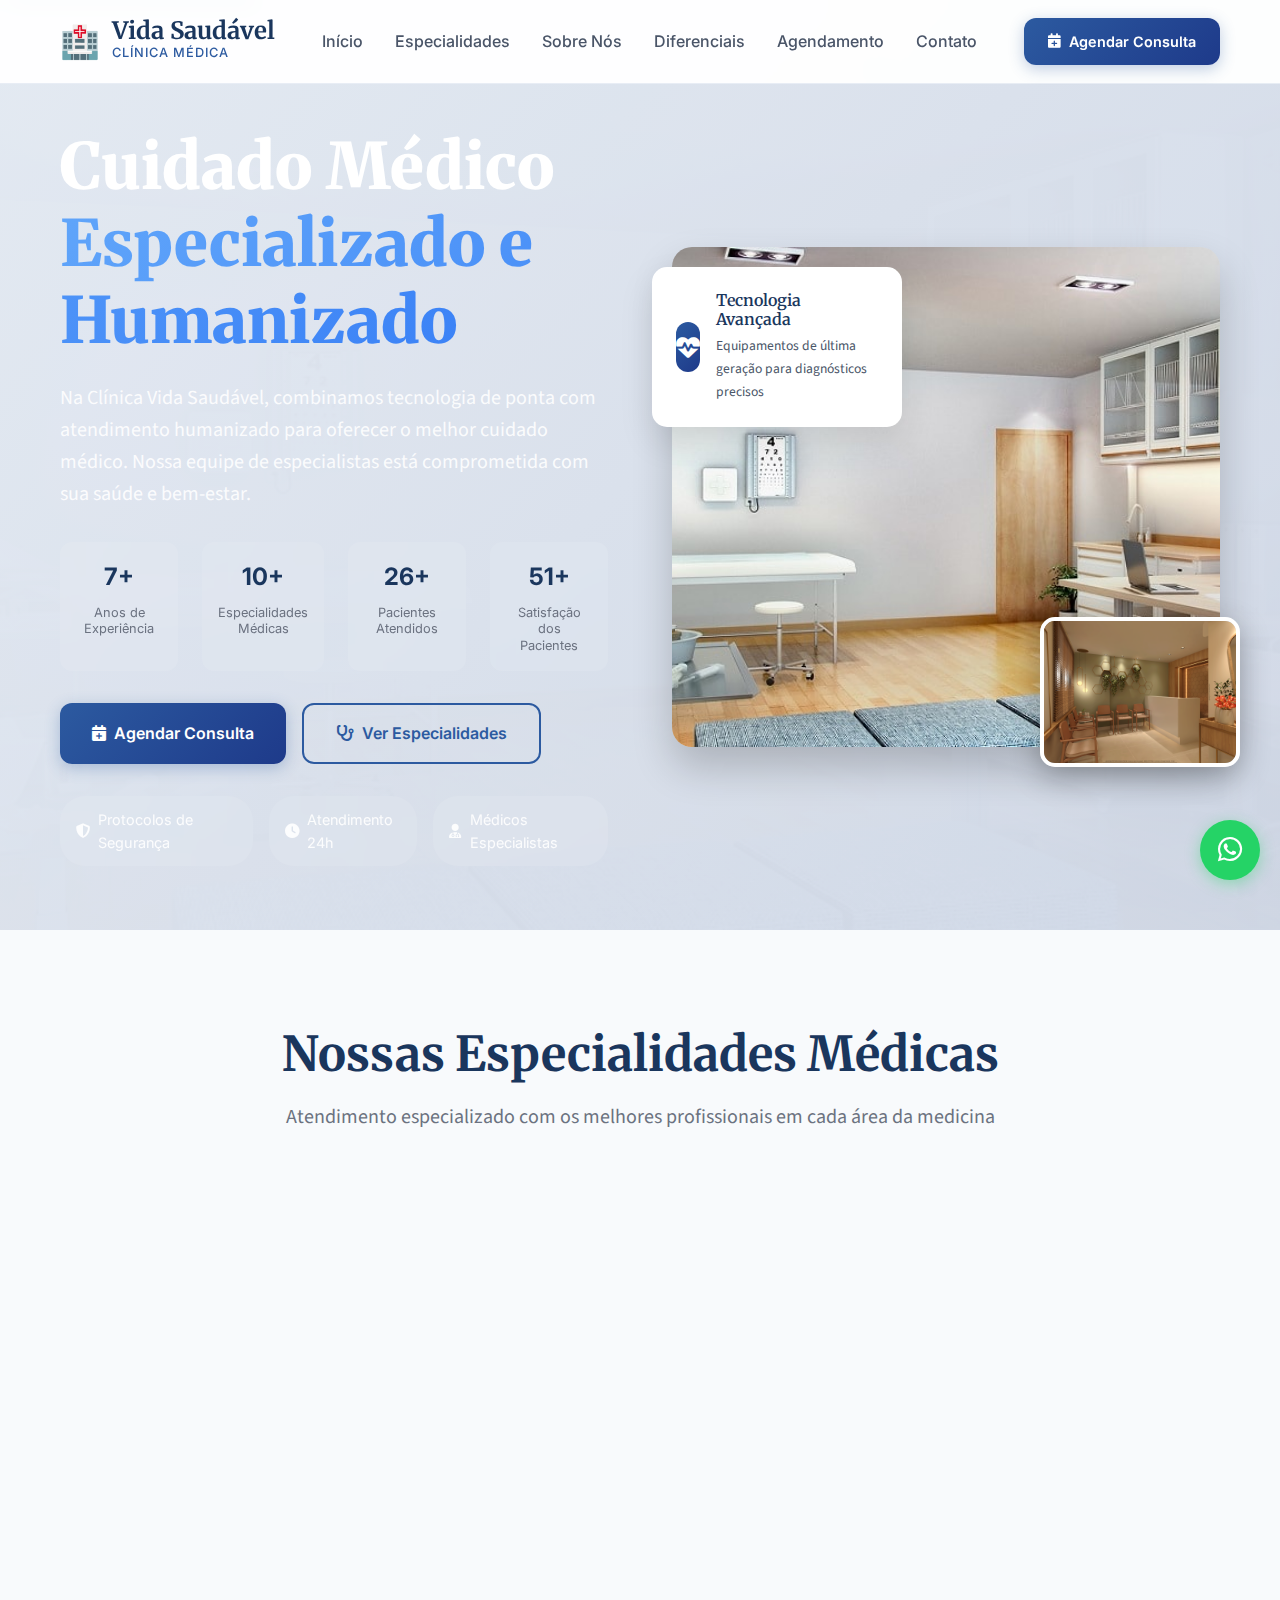
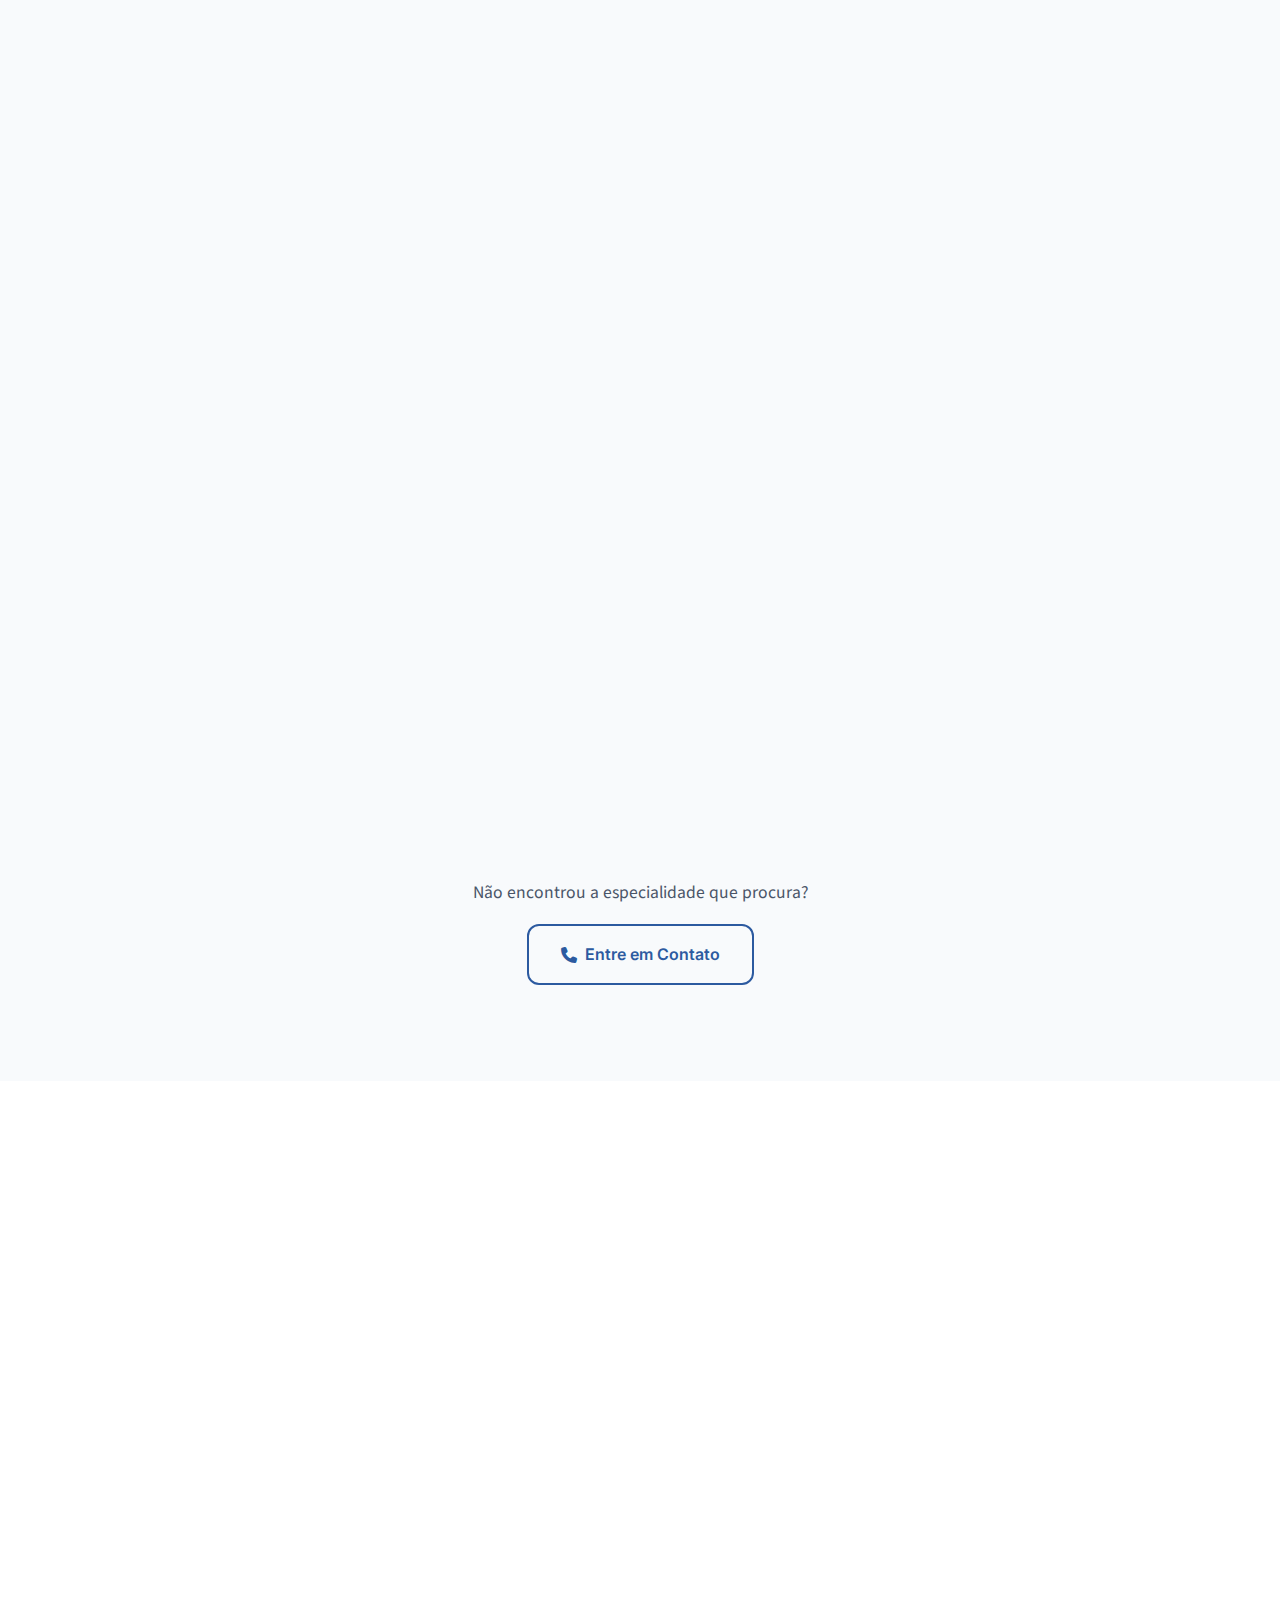
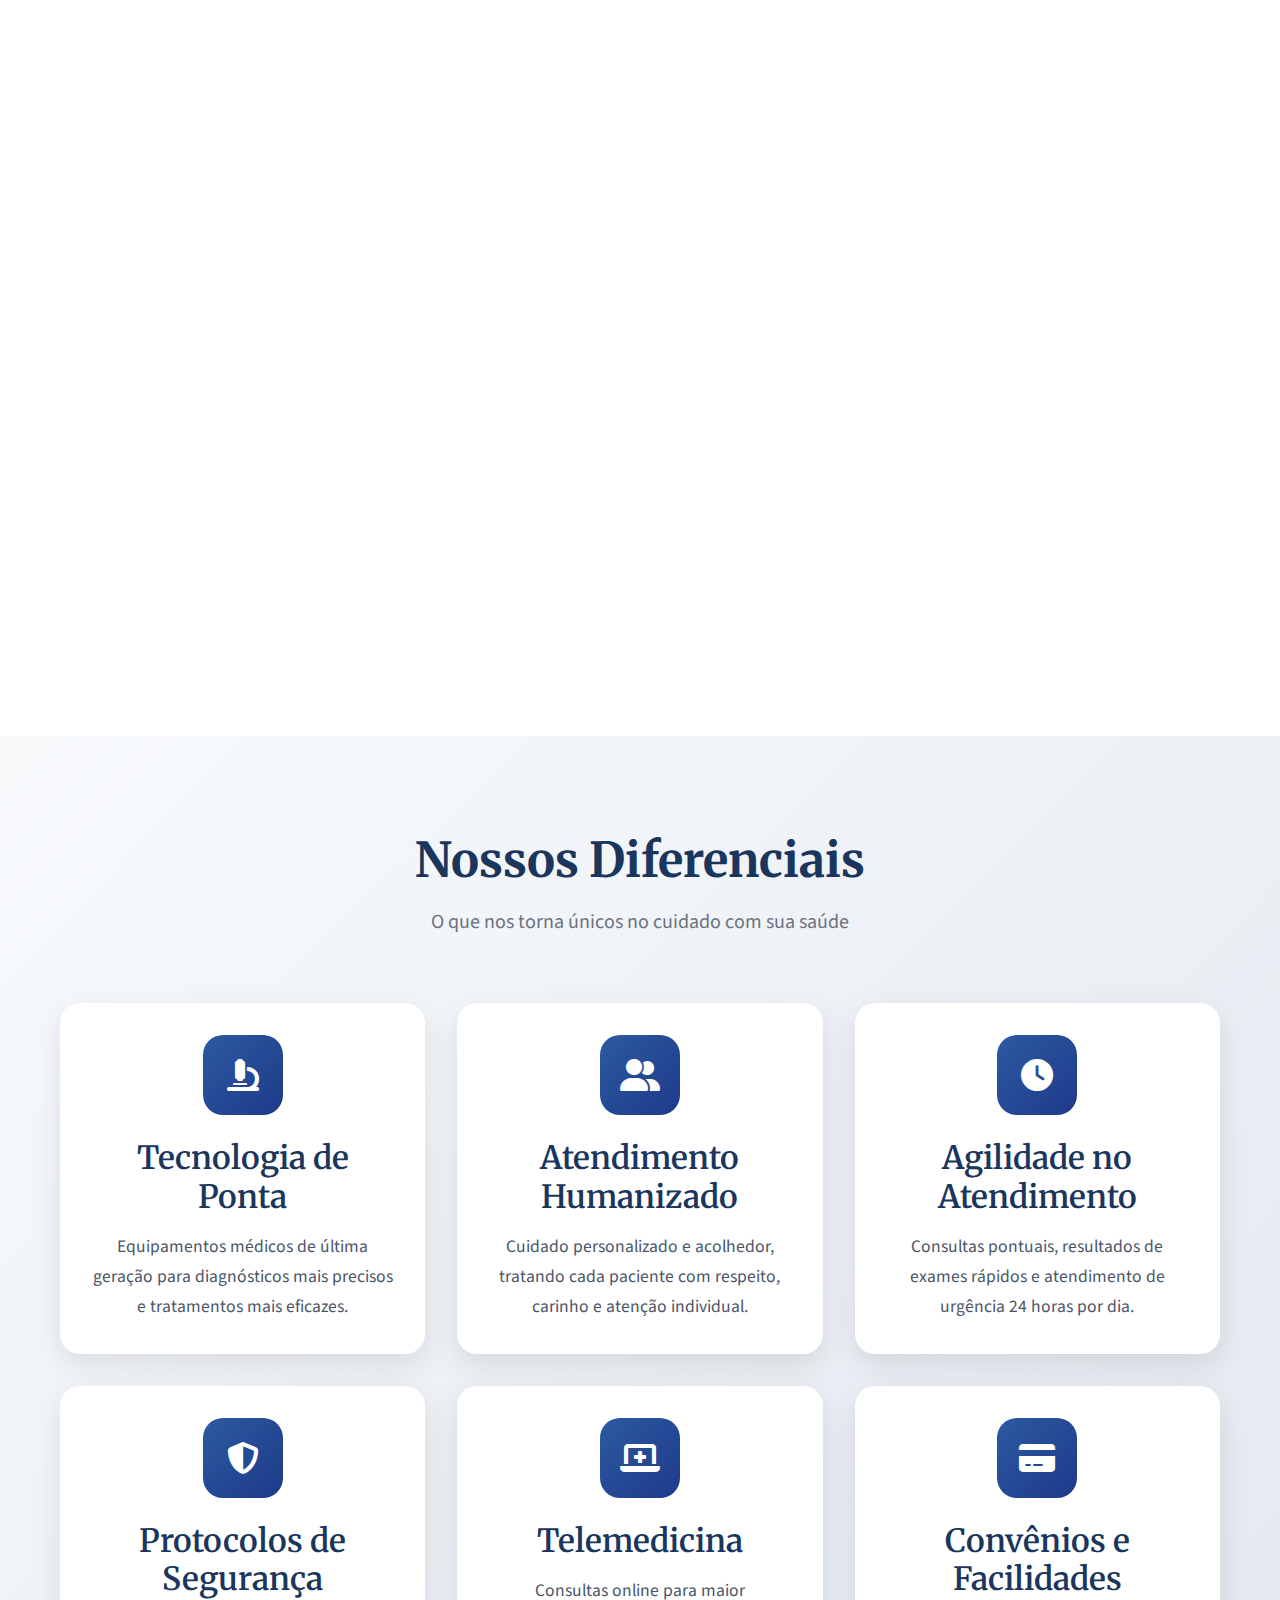
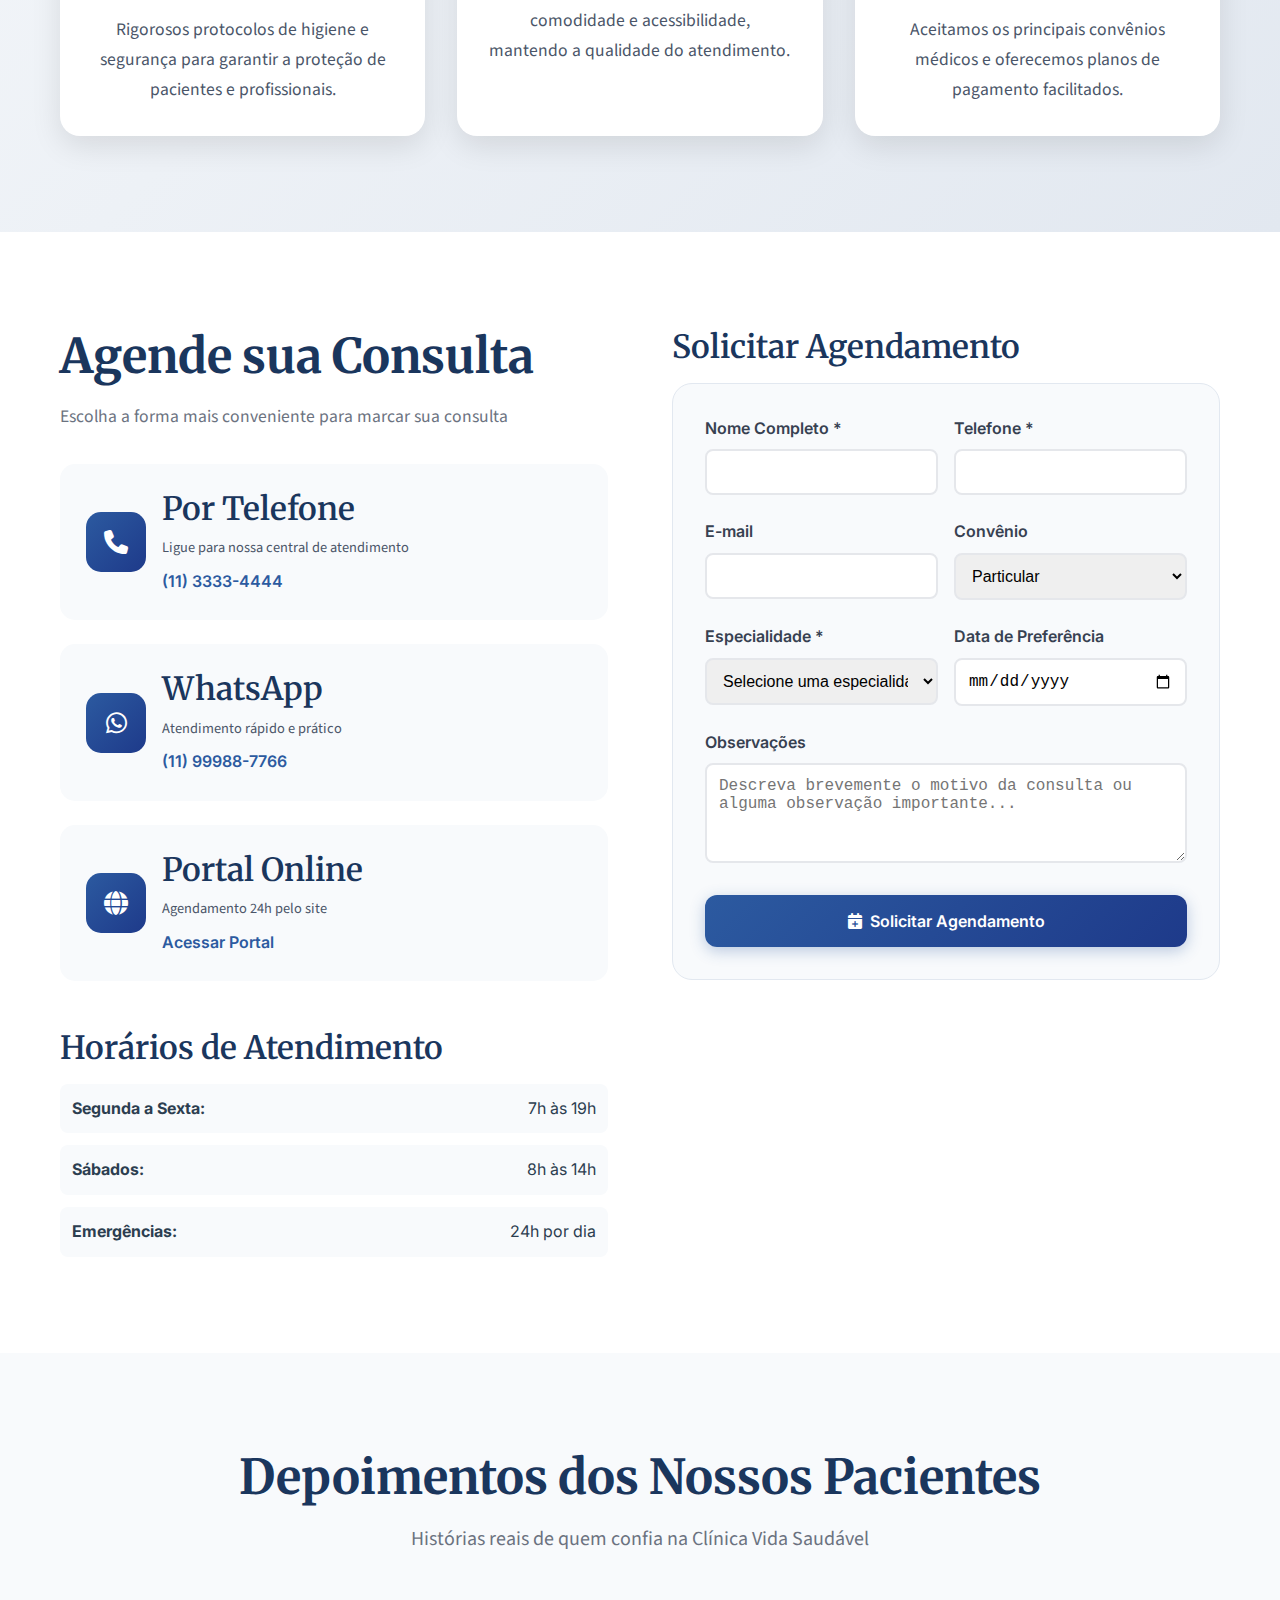
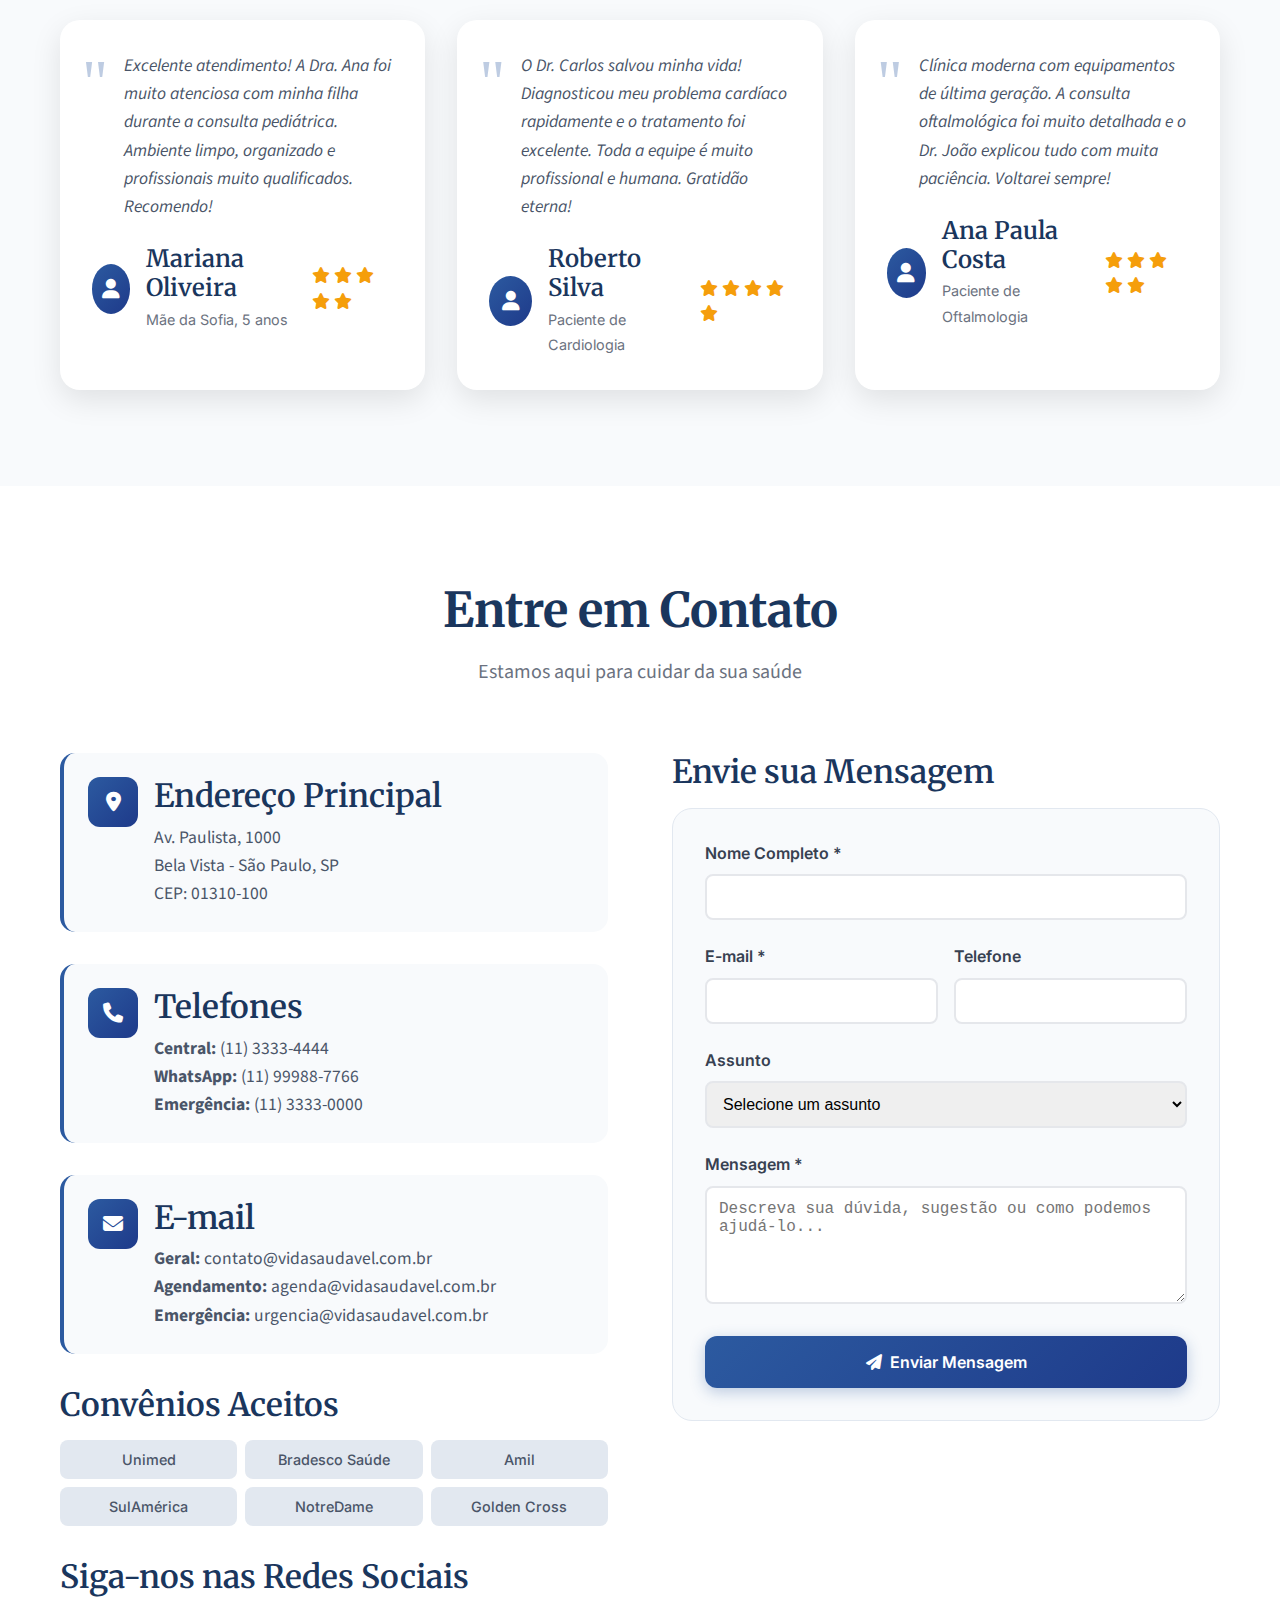
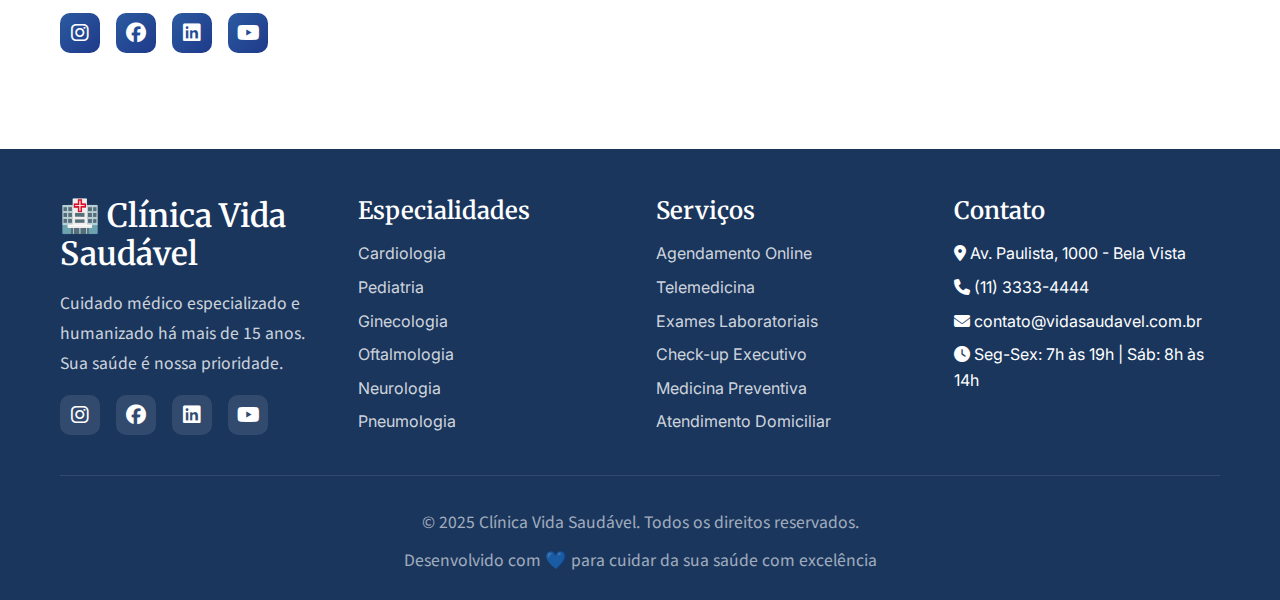
<file: modelos/clinica/index.html>
<!DOCTYPE html>
<html lang="pt-BR">
<head>
  <meta charset="UTF-8">
  <meta name="viewport" content="width=device-width, initial-scale=1.0">
  
  <!-- SEO Meta Tags -->
  <meta name="description" content="Clínica Vida Saudável - Atendimento médico especializado com tecnologia de ponta e cuidado humanizado. Consultas, exames e tratamentos com os melhores profissionais da medicina.">
  <meta name="keywords" content="clínica médica, consultas especializadas, exames médicos, cardiologia, dermatologia, ginecologia, pediatria, medicina preventiva, check-up, telemedicina">
  <meta name="author" content="Clínica Vida Saudável">
  <meta name="robots" content="index, follow">
  
  <!-- Open Graph / Facebook -->
  <meta property="og:type" content="website">
  <meta property="og:url" content="https://clinicavidasaudavel.com.br/">
  <meta property="og:title" content="Clínica Vida Saudável - Cuidado Médico Especializado e Humanizado">
  <meta property="og:description" content="Atendimento médico especializado com tecnologia de ponta e cuidado humanizado. Consultas, exames e tratamentos com os melhores profissionais da medicina.">
  <meta property="og:image" content="https://clinicavidasaudavel.com.br/assets/og-image.jpg">

  <title>Clínica Vida Saudável - Cuidado Médico Especializado e Humanizado</title>

  <!-- Favicon -->
  <link rel="icon" type="image/x-icon" href="favicon.ico">
  
  <!-- Google Fonts -->
  <link rel="preconnect" href="https://fonts.googleapis.com">
  <link rel="preconnect" href="https://fonts.gstatic.com" crossorigin>
  <link href="https://fonts.googleapis.com/css2?family=Inter:wght@300;400;500;600;700;800&family=Merriweather:wght@300;400;700;900&family=Source+Sans+Pro:wght@300;400;600;700&display=swap" rel="stylesheet">
  
  <!-- Font Awesome -->
  <link rel="stylesheet" href="https://cdnjs.cloudflare.com/ajax/libs/font-awesome/6.4.0/css/all.min.css">
  
  <!-- CSS -->
  <link rel="stylesheet" href="style.css">
</head>
<body>
  <!-- Skip to main content -->
  <a href="#main-content" class="skip-link">Pular para o conteúdo principal</a>

  <header role="banner">
    <nav class="navbar">
      <div class="container">
        <div class="nav-brand">
          <a href="#inicio" class="logo">
            <span class="logo-icon">🏥</span>
            <span class="logo-text">
              <span class="logo-main">Vida Saudável</span>
              <span class="logo-tagline">Clínica Médica</span>
            </span>
          </a>
        </div>
        <ul class="nav-menu" role="navigation" aria-label="Menu principal">
          <li><a href="#inicio">Início</a></li>
          <li><a href="#especialidades">Especialidades</a></li>
          <li><a href="#sobre">Sobre Nós</a></li>
          <li><a href="#diferenciais">Diferenciais</a></li>
          <li><a href="#agendamento">Agendamento</a></li>
          <li><a href="#contato">Contato</a></li>
        </ul>
        <div class="nav-actions">
          <a href="#agendamento" class="btn btn-primary btn-small">
            <i class="fas fa-calendar-plus"></i> Agendar Consulta
          </a>
        </div>
        <button class="nav-toggle" aria-label="Abrir menu de navegação">
          <span></span>
          <span></span>
          <span></span>
        </button>
      </div>
    </nav>
  </header>

  <main id="main-content" role="main">
    <!-- Hero Section -->
    <section id="inicio" class="hero" aria-labelledby="hero-title">
      <div class="hero-background">
        <div class="hero-overlay"></div>
      </div>
      <div class="container">
        <div class="hero-content">
          <div class="hero-text">
            <h1 id="hero-title">Cuidado Médico<br><span class="highlight">Especializado e Humanizado</span></h1>
            <p class="hero-subtitle">Na Clínica Vida Saudável, combinamos tecnologia de ponta com atendimento humanizado para oferecer o melhor cuidado médico. Nossa equipe de especialistas está comprometida com sua saúde e bem-estar.</p>
            
            <div class="hero-stats">
              <div class="stat-item">
                <div class="stat-number">15+</div>
                <div class="stat-label">Anos de<br>Experiência</div>
              </div>
              <div class="stat-item">
                <div class="stat-number">20+</div>
                <div class="stat-label">Especialidades<br>Médicas</div>
              </div>
              <div class="stat-item">
                <div class="stat-number">50k+</div>
                <div class="stat-label">Pacientes<br>Atendidos</div>
              </div>
              <div class="stat-item">
                <div class="stat-number">98%</div>
                <div class="stat-label">Satisfação dos<br>Pacientes</div>
              </div>
            </div>

            <div class="hero-cta">
              <a href="#agendamento" class="btn btn-primary">
                <i class="fas fa-calendar-plus"></i> Agendar Consulta
              </a>
              <a href="#especialidades" class="btn btn-secondary">
                <i class="fas fa-stethoscope"></i> Ver Especialidades
              </a>
            </div>

            <div class="hero-features">
              <div class="feature-badge">
                <i class="fas fa-shield-alt"></i>
                <span>Protocolos de Segurança</span>
              </div>
              <div class="feature-badge">
                <i class="fas fa-clock"></i>
                <span>Atendimento 24h</span>
              </div>
              <div class="feature-badge">
                <i class="fas fa-user-md"></i>
                <span>Médicos Especialistas</span>
              </div>
            </div>
          </div>
          
          <div class="hero-image">
            <div class="image-gallery">
              <img src="../../assets/images/nniH7zvc52uB.jpg" alt="Consultório médico moderno e acolhedor" class="main-image" loading="lazy">
              <img src="../../assets/images/TSkomjhG93gT.png" alt="Ambiente clínico profissional" class="secondary-image" loading="lazy">
            </div>
            <div class="floating-card">
              <div class="card-icon">
                <i class="fas fa-heartbeat"></i>
              </div>
              <div class="card-content">
                <h4>Tecnologia Avançada</h4>
                <p>Equipamentos de última geração para diagnósticos precisos</p>
              </div>
            </div>
          </div>
        </div>
      </div>
    </section>

    <!-- Especialidades Section -->
    <section id="especialidades" class="especialidades">
      <div class="container">
        <div class="section-header">
          <h2>Nossas Especialidades Médicas</h2>
          <p class="section-subtitle">Atendimento especializado com os melhores profissionais em cada área da medicina</p>
        </div>

        <div class="especialidades-grid">
          <article class="especialidade-card featured">
            <div class="especialidade-badge">Mais Procurada</div>
            <div class="especialidade-icon">
              <i class="fas fa-heartbeat"></i>
            </div>
            <div class="especialidade-content">
              <h3>Cardiologia</h3>
              <p>Cuidados especializados para o coração e sistema cardiovascular. Prevenção, diagnóstico e tratamento de doenças cardíacas com tecnologia de ponta.</p>
              <ul class="especialidade-features">
                <li>Eletrocardiograma (ECG)</li>
                <li>Ecocardiograma</li>
                <li>Teste ergométrico</li>
                <li>Holter 24h</li>
                <li>Consultas preventivas</li>
              </ul>
            </div>
          </article>

          <article class="especialidade-card">
            <div class="especialidade-icon">
              <i class="fas fa-baby"></i>
            </div>
            <div class="especialidade-content">
              <h3>Pediatria</h3>
              <p>Cuidado especializado para bebês, crianças e adolescentes. Acompanhamento do desenvolvimento e tratamento de doenças infantis.</p>
              <ul class="especialidade-features">
                <li>Consultas de rotina</li>
                <li>Vacinação completa</li>
                <li>Puericultura</li>
                <li>Emergências pediátricas</li>
                <li>Orientação nutricional</li>
              </ul>
            </div>
          </article>

          <article class="especialidade-card">
            <div class="especialidade-icon">
              <i class="fas fa-venus"></i>
            </div>
            <div class="especialidade-content">
              <h3>Ginecologia</h3>
              <p>Saúde integral da mulher em todas as fases da vida. Prevenção, diagnóstico e tratamento de condições ginecológicas.</p>
              <ul class="especialidade-features">
                <li>Consultas preventivas</li>
                <li>Papanicolau</li>
                <li>Ultrassom ginecológico</li>
                <li>Planejamento familiar</li>
                <li>Menopausa</li>
              </ul>
            </div>
          </article>

          <article class="especialidade-card">
            <div class="especialidade-icon">
              <i class="fas fa-eye"></i>
            </div>
            <div class="especialidade-content">
              <h3>Oftalmologia</h3>
              <p>Cuidados especializados para a saúde dos olhos e visão. Diagnóstico e tratamento de doenças oculares.</p>
              <ul class="especialidade-features">
                <li>Exame de vista completo</li>
                <li>Prescrição de óculos</li>
                <li>Tratamento de glaucoma</li>
                <li>Cirurgias oculares</li>
                <li>Retinografia</li>
              </ul>
            </div>
          </article>

          <article class="especialidade-card">
            <div class="especialidade-icon">
              <i class="fas fa-brain"></i>
            </div>
            <div class="especialidade-content">
              <h3>Neurologia</h3>
              <p>Diagnóstico e tratamento de doenças do sistema nervoso. Cuidados especializados para cérebro, medula e nervos.</p>
              <ul class="especialidade-features">
                <li>Eletroencefalograma</li>
                <li>Tratamento de enxaqueca</li>
                <li>Doenças neurodegenerativas</li>
                <li>Epilepsia</li>
                <li>AVC (prevenção e tratamento)</li>
              </ul>
            </div>
          </article>

          <article class="especialidade-card">
            <div class="especialidade-icon">
              <i class="fas fa-lungs"></i>
            </div>
            <div class="especialidade-content">
              <h3>Pneumologia</h3>
              <p>Especialista em doenças respiratórias e pulmonares. Diagnóstico e tratamento de condições do sistema respiratório.</p>
              <ul class="especialidade-features">
                <li>Espirometria</li>
                <li>Tratamento de asma</li>
                <li>DPOC</li>
                <li>Apneia do sono</li>
                <li>Tabagismo</li>
              </ul>
            </div>
          </article>
        </div>

        <div class="especialidades-cta">
          <p>Não encontrou a especialidade que procura?</p>
          <a href="#contato" class="btn btn-outline">
            <i class="fas fa-phone"></i> Entre em Contato
          </a>
        </div>
      </div>
    </section>

    <!-- Sobre Section -->
    <section id="sobre" class="sobre">
      <div class="container">
        <div class="sobre-content">
          <div class="sobre-text">
            <div class="section-header">
              <h2>Sobre a Clínica Vida Saudável</h2>
              <p class="section-subtitle">Mais de 15 anos dedicados ao cuidado da sua saúde</p>
            </div>
            
            <div class="sobre-story">
              <p>Fundada em 2009, a Clínica Vida Saudável nasceu do sonho de oferecer atendimento médico de excelência, combinando tecnologia de ponta com o cuidado humanizado que cada paciente merece.</p>
              
              <p>Nossa missão é proporcionar cuidados médicos especializados e acessíveis, sempre priorizando o bem-estar e a qualidade de vida dos nossos pacientes. Acreditamos que a medicina vai além do diagnóstico e tratamento - é sobre cuidar de pessoas.</p>
            </div>

            <div class="missao-visao">
              <div class="mv-item">
                <div class="mv-icon">
                  <i class="fas fa-bullseye"></i>
                </div>
                <div class="mv-content">
                  <h4>Nossa Missão</h4>
                  <p>Oferecer atendimento médico de excelência, com tecnologia avançada e cuidado humanizado, promovendo saúde e qualidade de vida.</p>
                </div>
              </div>
              
              <div class="mv-item">
                <div class="mv-icon">
                  <i class="fas fa-eye"></i>
                </div>
                <div class="mv-content">
                  <h4>Nossa Visão</h4>
                  <p>Ser referência em cuidados médicos especializados, reconhecida pela excelência no atendimento e inovação em saúde.</p>
                </div>
              </div>
              
              <div class="mv-item">
                <div class="mv-icon">
                  <i class="fas fa-heart"></i>
                </div>
                <div class="mv-content">
                  <h4>Nossos Valores</h4>
                  <p>Humanização, ética, excelência, inovação, respeito e compromisso com a saúde e bem-estar dos nossos pacientes.</p>
                </div>
              </div>
            </div>
          </div>
          
          <div class="sobre-image">
            <img src="../../assets/images/bAz6pOW59YTq.jpg" alt="Ambiente humanizado da Clínica Vida Saudável" loading="lazy">
            <div class="sobre-stats">
              <div class="stat-card">
                <div class="stat-icon">
                  <i class="fas fa-user-md"></i>
                </div>
                <div class="stat-info">
                  <div class="stat-number">25+</div>
                  <div class="stat-label">Médicos Especialistas</div>
                </div>
              </div>
              
              <div class="stat-card">
                <div class="stat-icon">
                  <i class="fas fa-hospital"></i>
                </div>
                <div class="stat-info">
                  <div class="stat-number">5</div>
                  <div class="stat-label">Unidades</div>
                </div>
              </div>
              
              <div class="stat-card">
                <div class="stat-icon">
                  <i class="fas fa-award"></i>
                </div>
                <div class="stat-info">
                  <div class="stat-number">10+</div>
                  <div class="stat-label">Prêmios Recebidos</div>
                </div>
              </div>
            </div>
          </div>
        </div>
      </div>
    </section>

    <!-- Diferenciais Section -->
    <section id="diferenciais" class="diferenciais">
      <div class="container">
        <div class="section-header">
          <h2>Nossos Diferenciais</h2>
          <p class="section-subtitle">O que nos torna únicos no cuidado com sua saúde</p>
        </div>

        <div class="diferenciais-grid">
          <div class="diferencial-item">
            <div class="diferencial-icon">
              <i class="fas fa-microscope"></i>
            </div>
            <h3>Tecnologia de Ponta</h3>
            <p>Equipamentos médicos de última geração para diagnósticos mais precisos e tratamentos mais eficazes.</p>
          </div>

          <div class="diferencial-item">
            <div class="diferencial-icon">
              <i class="fas fa-user-friends"></i>
            </div>
            <h3>Atendimento Humanizado</h3>
            <p>Cuidado personalizado e acolhedor, tratando cada paciente com respeito, carinho e atenção individual.</p>
          </div>

          <div class="diferencial-item">
            <div class="diferencial-icon">
              <i class="fas fa-clock"></i>
            </div>
            <h3>Agilidade no Atendimento</h3>
            <p>Consultas pontuais, resultados de exames rápidos e atendimento de urgência 24 horas por dia.</p>
          </div>

          <div class="diferencial-item">
            <div class="diferencial-icon">
              <i class="fas fa-shield-alt"></i>
            </div>
            <h3>Protocolos de Segurança</h3>
            <p>Rigorosos protocolos de higiene e segurança para garantir a proteção de pacientes e profissionais.</p>
          </div>

          <div class="diferencial-item">
            <div class="diferencial-icon">
              <i class="fas fa-laptop-medical"></i>
            </div>
            <h3>Telemedicina</h3>
            <p>Consultas online para maior comodidade e acessibilidade, mantendo a qualidade do atendimento.</p>
          </div>

          <div class="diferencial-item">
            <div class="diferencial-icon">
              <i class="fas fa-credit-card"></i>
            </div>
            <h3>Convênios e Facilidades</h3>
            <p>Aceitamos os principais convênios médicos e oferecemos planos de pagamento facilitados.</p>
          </div>
        </div>
      </div>
    </section>

    <!-- Agendamento Section -->
    <section id="agendamento" class="agendamento">
      <div class="container">
        <div class="agendamento-content">
          <div class="agendamento-info">
            <h2>Agende sua Consulta</h2>
            <p class="agendamento-subtitle">Escolha a forma mais conveniente para marcar sua consulta</p>
            
            <div class="agendamento-options">
              <div class="option-card">
                <div class="option-icon">
                  <i class="fas fa-phone"></i>
                </div>
                <div class="option-content">
                  <h3>Por Telefone</h3>
                  <p>Ligue para nossa central de atendimento</p>
                  <a href="tel:+551133334444" class="option-link">(11) 3333-4444</a>
                </div>
              </div>

              <div class="option-card">
                <div class="option-icon">
                  <i class="fab fa-whatsapp"></i>
                </div>
                <div class="option-content">
                  <h3>WhatsApp</h3>
                  <p>Atendimento rápido e prático</p>
                  <a href="https://wa.me/5511999887766" class="option-link">(11) 99988-7766</a>
                </div>
              </div>

              <div class="option-card">
                <div class="option-icon">
                  <i class="fas fa-globe"></i>
                </div>
                <div class="option-content">
                  <h3>Portal Online</h3>
                  <p>Agendamento 24h pelo site</p>
                  <a href="#" class="option-link">Acessar Portal</a>
                </div>
              </div>
            </div>

            <div class="horarios-info">
              <h3>Horários de Atendimento</h3>
              <div class="horarios-grid">
                <div class="horario-item">
                  <strong>Segunda a Sexta:</strong>
                  <span>7h às 19h</span>
                </div>
                <div class="horario-item">
                  <strong>Sábados:</strong>
                  <span>8h às 14h</span>
                </div>
                <div class="horario-item">
                  <strong>Emergências:</strong>
                  <span>24h por dia</span>
                </div>
              </div>
            </div>
          </div>

          <div class="agendamento-form">
            <h3>Solicitar Agendamento</h3>
            <form class="form" action="#" method="POST">
              <div class="form-row">
                <div class="form-group">
                  <label for="nome">Nome Completo *</label>
                  <input type="text" id="nome" name="nome" required>
                </div>
                
                <div class="form-group">
                  <label for="telefone">Telefone *</label>
                  <input type="tel" id="telefone" name="telefone" required>
                </div>
              </div>
              
              <div class="form-row">
                <div class="form-group">
                  <label for="email">E-mail</label>
                  <input type="email" id="email" name="email">
                </div>
                
                <div class="form-group">
                  <label for="convenio">Convênio</label>
                  <select id="convenio" name="convenio">
                    <option value="">Particular</option>
                    <option value="unimed">Unimed</option>
                    <option value="bradesco">Bradesco Saúde</option>
                    <option value="amil">Amil</option>
                    <option value="sulamerica">SulAmérica</option>
                    <option value="outro">Outro</option>
                  </select>
                </div>
              </div>
              
              <div class="form-row">
                <div class="form-group">
                  <label for="especialidade">Especialidade *</label>
                  <select id="especialidade" name="especialidade" required>
                    <option value="">Selecione uma especialidade</option>
                    <option value="cardiologia">Cardiologia</option>
                    <option value="pediatria">Pediatria</option>
                    <option value="ginecologia">Ginecologia</option>
                    <option value="oftalmologia">Oftalmologia</option>
                    <option value="neurologia">Neurologia</option>
                    <option value="pneumologia">Pneumologia</option>
                    <option value="outro">Outra especialidade</option>
                  </select>
                </div>
                
                <div class="form-group">
                  <label for="data-preferencia">Data de Preferência</label>
                  <input type="date" id="data-preferencia" name="data-preferencia">
                </div>
              </div>
              
              <div class="form-group">
                <label for="observacoes">Observações</label>
                <textarea id="observacoes" name="observacoes" rows="4" placeholder="Descreva brevemente o motivo da consulta ou alguma observação importante..."></textarea>
              </div>
              
              <button type="submit" class="btn btn-primary btn-full">
                <i class="fas fa-calendar-plus"></i> Solicitar Agendamento
              </button>
            </form>
          </div>
        </div>
      </div>
    </section>

    <!-- Depoimentos Section -->
    <section class="depoimentos">
      <div class="container">
        <div class="section-header">
          <h2>Depoimentos dos Nossos Pacientes</h2>
          <p class="section-subtitle">Histórias reais de quem confia na Clínica Vida Saudável</p>
        </div>

        <div class="depoimentos-grid">
          <article class="depoimento">
            <div class="depoimento-content">
              <div class="aspas">"</div>
              <p>Excelente atendimento! A Dra. Ana foi muito atenciosa com minha filha durante a consulta pediátrica. Ambiente limpo, organizado e profissionais muito qualificados. Recomendo!</p>
            </div>
            <div class="depoimento-author">
              <div class="author-avatar">
                <i class="fas fa-user"></i>
              </div>
              <div class="author-info">
                <h4>Mariana Oliveira</h4>
                <span>Mãe da Sofia, 5 anos</span>
              </div>
              <div class="rating">
                <i class="fas fa-star"></i>
                <i class="fas fa-star"></i>
                <i class="fas fa-star"></i>
                <i class="fas fa-star"></i>
                <i class="fas fa-star"></i>
              </div>
            </div>
          </article>

          <article class="depoimento">
            <div class="depoimento-content">
              <div class="aspas">"</div>
              <p>O Dr. Carlos salvou minha vida! Diagnosticou meu problema cardíaco rapidamente e o tratamento foi excelente. Toda a equipe é muito profissional e humana. Gratidão eterna!</p>
            </div>
            <div class="depoimento-author">
              <div class="author-avatar">
                <i class="fas fa-user"></i>
              </div>
              <div class="author-info">
                <h4>Roberto Silva</h4>
                <span>Paciente de Cardiologia</span>
              </div>
              <div class="rating">
                <i class="fas fa-star"></i>
                <i class="fas fa-star"></i>
                <i class="fas fa-star"></i>
                <i class="fas fa-star"></i>
                <i class="fas fa-star"></i>
              </div>
            </div>
          </article>

          <article class="depoimento">
            <div class="depoimento-content">
              <div class="aspas">"</div>
              <p>Clínica moderna com equipamentos de última geração. A consulta oftalmológica foi muito detalhada e o Dr. João explicou tudo com muita paciência. Voltarei sempre!</p>
            </div>
            <div class="depoimento-author">
              <div class="author-avatar">
                <i class="fas fa-user"></i>
              </div>
              <div class="author-info">
                <h4>Ana Paula Costa</h4>
                <span>Paciente de Oftalmologia</span>
              </div>
              <div class="rating">
                <i class="fas fa-star"></i>
                <i class="fas fa-star"></i>
                <i class="fas fa-star"></i>
                <i class="fas fa-star"></i>
                <i class="fas fa-star"></i>
              </div>
            </div>
          </article>
        </div>
      </div>
    </section>

    <!-- Contato Section -->
    <section id="contato" class="contato">
      <div class="container">
        <div class="section-header">
          <h2>Entre em Contato</h2>
          <p class="section-subtitle">Estamos aqui para cuidar da sua saúde</p>
        </div>

        <div class="contato-content">
          <div class="contato-info">
            <div class="info-card">
              <div class="info-icon">
                <i class="fas fa-map-marker-alt"></i>
              </div>
              <div class="info-content">
                <h3>Endereço Principal</h3>
                <p>Av. Paulista, 1000<br>Bela Vista - São Paulo, SP<br>CEP: 01310-100</p>
              </div>
            </div>

            <div class="info-card">
              <div class="info-icon">
                <i class="fas fa-phone"></i>
              </div>
              <div class="info-content">
                <h3>Telefones</h3>
                <p><strong>Central:</strong> (11) 3333-4444<br>
                   <strong>WhatsApp:</strong> (11) 99988-7766<br>
                   <strong>Emergência:</strong> (11) 3333-0000</p>
              </div>
            </div>

            <div class="info-card">
              <div class="info-icon">
                <i class="fas fa-envelope"></i>
              </div>
              <div class="info-content">
                <h3>E-mail</h3>
                <p><strong>Geral:</strong> contato@vidasaudavel.com.br<br>
                   <strong>Agendamento:</strong> agenda@vidasaudavel.com.br<br>
                   <strong>Emergência:</strong> urgencia@vidasaudavel.com.br</p>
              </div>
            </div>

            <div class="convenios-info">
              <h3>Convênios Aceitos</h3>
              <div class="convenios-grid">
                <div class="convenio-item">Unimed</div>
                <div class="convenio-item">Bradesco Saúde</div>
                <div class="convenio-item">Amil</div>
                <div class="convenio-item">SulAmérica</div>
                <div class="convenio-item">NotreDame</div>
                <div class="convenio-item">Golden Cross</div>
              </div>
            </div>

            <div class="social-media">
              <h3>Siga-nos nas Redes Sociais</h3>
              <div class="social-links">
                <a href="#" aria-label="Instagram"><i class="fab fa-instagram"></i></a>
                <a href="#" aria-label="Facebook"><i class="fab fa-facebook"></i></a>
                <a href="#" aria-label="LinkedIn"><i class="fab fa-linkedin"></i></a>
                <a href="#" aria-label="YouTube"><i class="fab fa-youtube"></i></a>
              </div>
            </div>
          </div>

          <div class="contato-form">
            <h3>Envie sua Mensagem</h3>
            <form class="form" action="#" method="POST">
              <div class="form-group">
                <label for="nome-contato">Nome Completo *</label>
                <input type="text" id="nome-contato" name="nome" required>
              </div>
              
              <div class="form-row">
                <div class="form-group">
                  <label for="email-contato">E-mail *</label>
                  <input type="email" id="email-contato" name="email" required>
                </div>
                
                <div class="form-group">
                  <label for="telefone-contato">Telefone</label>
                  <input type="tel" id="telefone-contato" name="telefone">
                </div>
              </div>
              
              <div class="form-group">
                <label for="assunto-contato">Assunto</label>
                <select id="assunto-contato" name="assunto">
                  <option value="">Selecione um assunto</option>
                  <option value="agendamento">Agendamento</option>
                  <option value="informacoes">Informações</option>
                  <option value="convenio">Convênio</option>
                  <option value="resultado">Resultado de Exame</option>
                  <option value="sugestao">Sugestão</option>
                  <option value="reclamacao">Reclamação</option>
                  <option value="outro">Outro</option>
                </select>
              </div>
              
              <div class="form-group">
                <label for="mensagem-contato">Mensagem *</label>
                <textarea id="mensagem-contato" name="mensagem" rows="5" required placeholder="Descreva sua dúvida, sugestão ou como podemos ajudá-lo..."></textarea>
              </div>
              
              <button type="submit" class="btn btn-primary btn-full">
                <i class="fas fa-paper-plane"></i> Enviar Mensagem
              </button>
            </form>
          </div>
        </div>
      </div>
    </section>
  </main>

  <footer role="contentinfo">
    <div class="container">
      <div class="footer-content">
        <div class="footer-section">
          <h3>🏥 Clínica Vida Saudável</h3>
          <p>Cuidado médico especializado e humanizado há mais de 15 anos. Sua saúde é nossa prioridade.</p>
          <div class="footer-social">
            <a href="#" aria-label="Instagram"><i class="fab fa-instagram"></i></a>
            <a href="#" aria-label="Facebook"><i class="fab fa-facebook"></i></a>
            <a href="#" aria-label="LinkedIn"><i class="fab fa-linkedin"></i></a>
            <a href="#" aria-label="YouTube"><i class="fab fa-youtube"></i></a>
          </div>
        </div>

        <div class="footer-section">
          <h4>Especialidades</h4>
          <ul>
            <li><a href="#especialidades">Cardiologia</a></li>
            <li><a href="#especialidades">Pediatria</a></li>
            <li><a href="#especialidades">Ginecologia</a></li>
            <li><a href="#especialidades">Oftalmologia</a></li>
            <li><a href="#especialidades">Neurologia</a></li>
            <li><a href="#especialidades">Pneumologia</a></li>
          </ul>
        </div>

        <div class="footer-section">
          <h4>Serviços</h4>
          <ul>
            <li><a href="#agendamento">Agendamento Online</a></li>
            <li><a href="#">Telemedicina</a></li>
            <li><a href="#">Exames Laboratoriais</a></li>
            <li><a href="#">Check-up Executivo</a></li>
            <li><a href="#">Medicina Preventiva</a></li>
            <li><a href="#">Atendimento Domiciliar</a></li>
          </ul>
        </div>

        <div class="footer-section">
          <h4>Contato</h4>
          <ul>
            <li><i class="fas fa-map-marker-alt"></i> Av. Paulista, 1000 - Bela Vista</li>
            <li><i class="fas fa-phone"></i> (11) 3333-4444</li>
            <li><i class="fas fa-envelope"></i> contato@vidasaudavel.com.br</li>
            <li><i class="fas fa-clock"></i> Seg-Sex: 7h às 19h | Sáb: 8h às 14h</li>
          </ul>
        </div>
      </div>

      <div class="footer-bottom">
        <p>&copy; 2025 Clínica Vida Saudável. Todos os direitos reservados.</p>
        <p>Desenvolvido com 💙 para cuidar da sua saúde com excelência</p>
      </div>
    </div>
  </footer>

  <!-- Botão WhatsApp Flutuante -->
  <a href="https://wa.me/5511999887766?text=Olá! Gostaria de agendar uma consulta na Clínica Vida Saudável." class="whatsapp-float" aria-label="Agendar consulta via WhatsApp" target="_blank" rel="noopener noreferrer">
    <i class="fab fa-whatsapp"></i>
  </a>

  <!-- JavaScript -->
  <script src="script.js"></script>
</body>
</html>
</file>
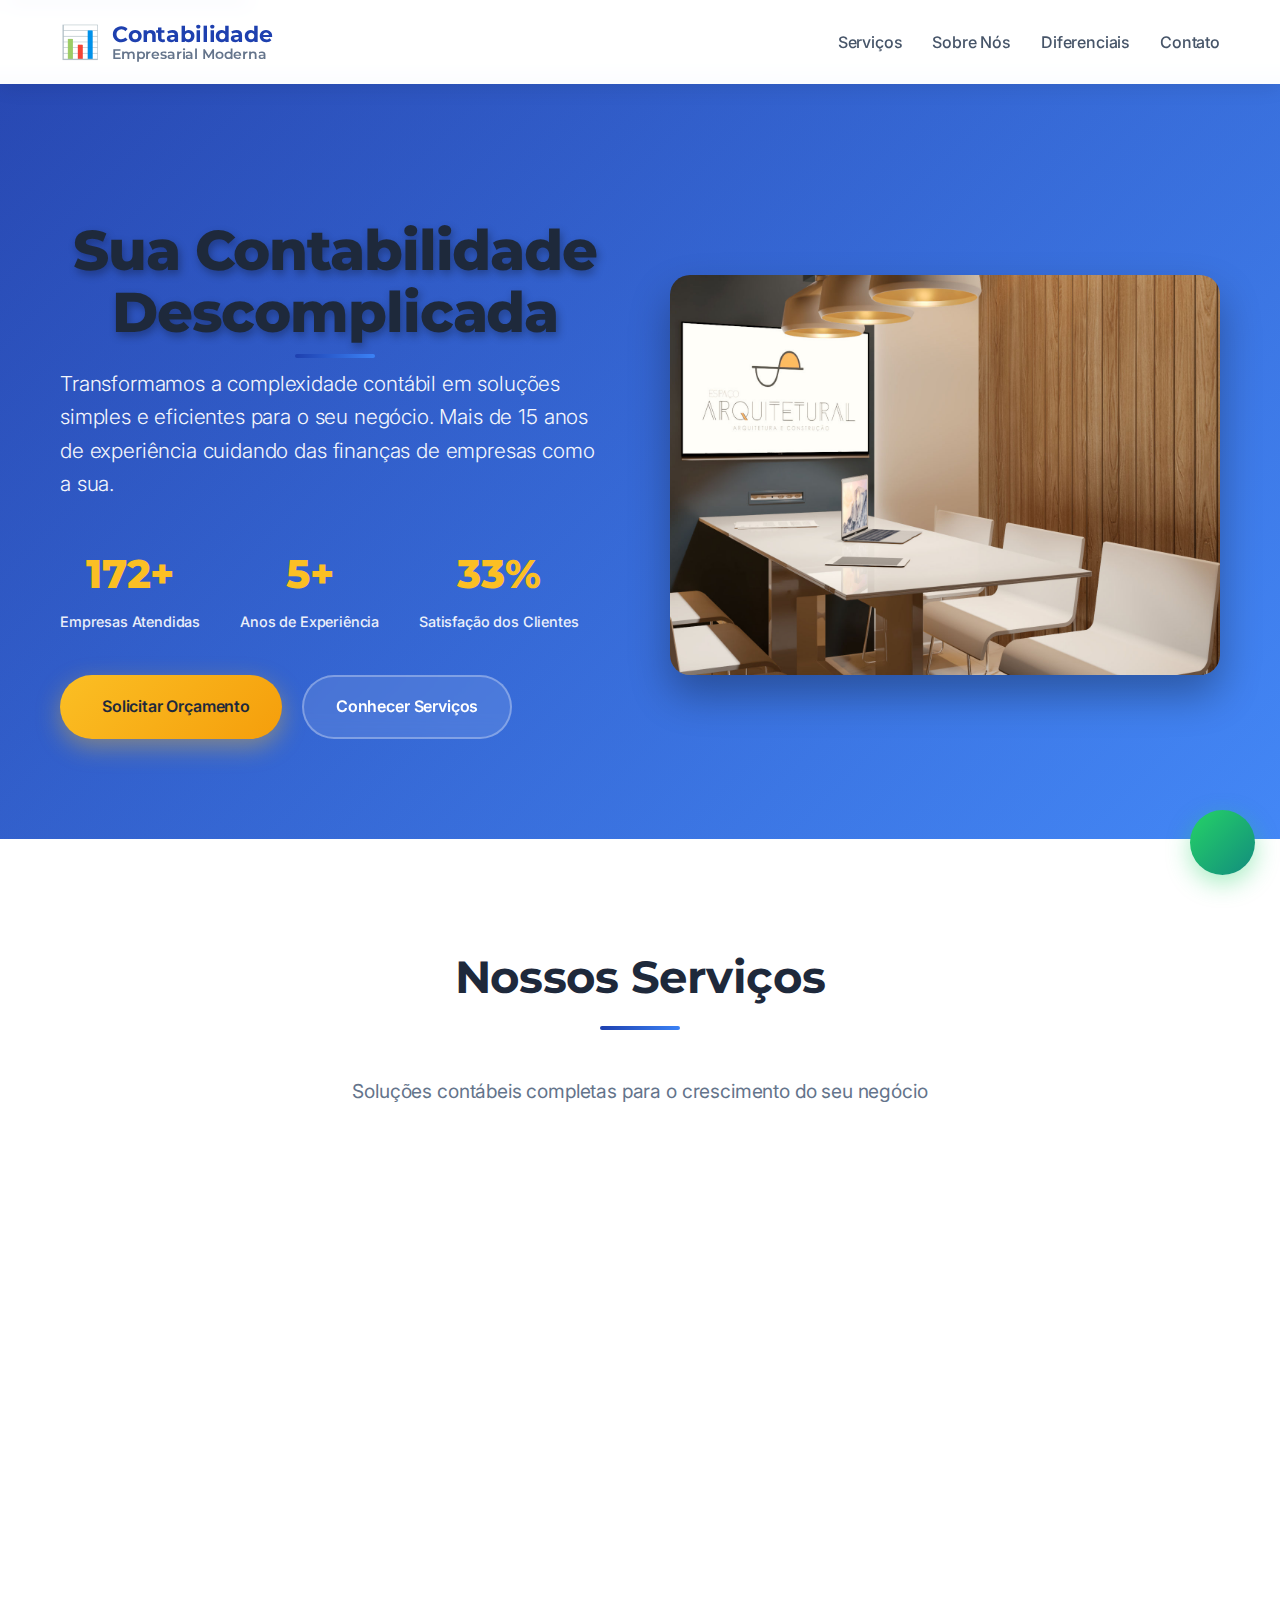
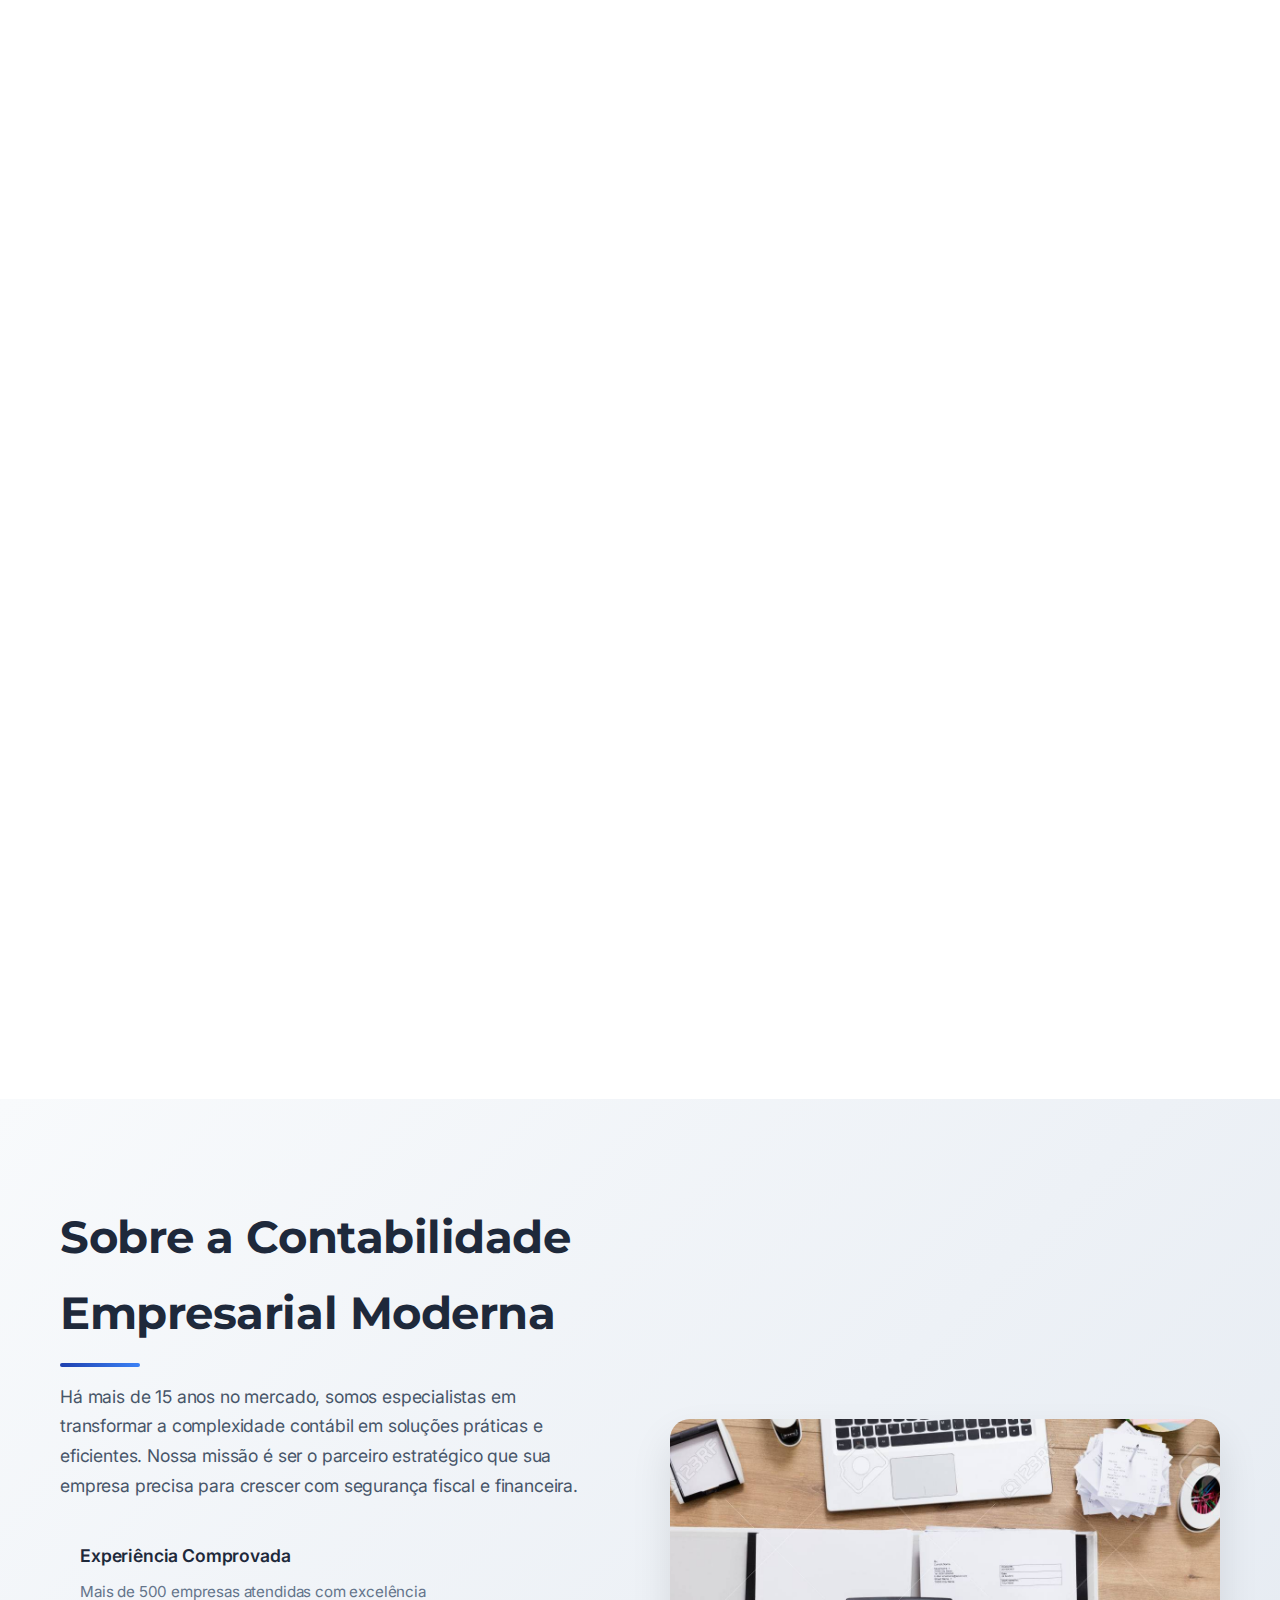
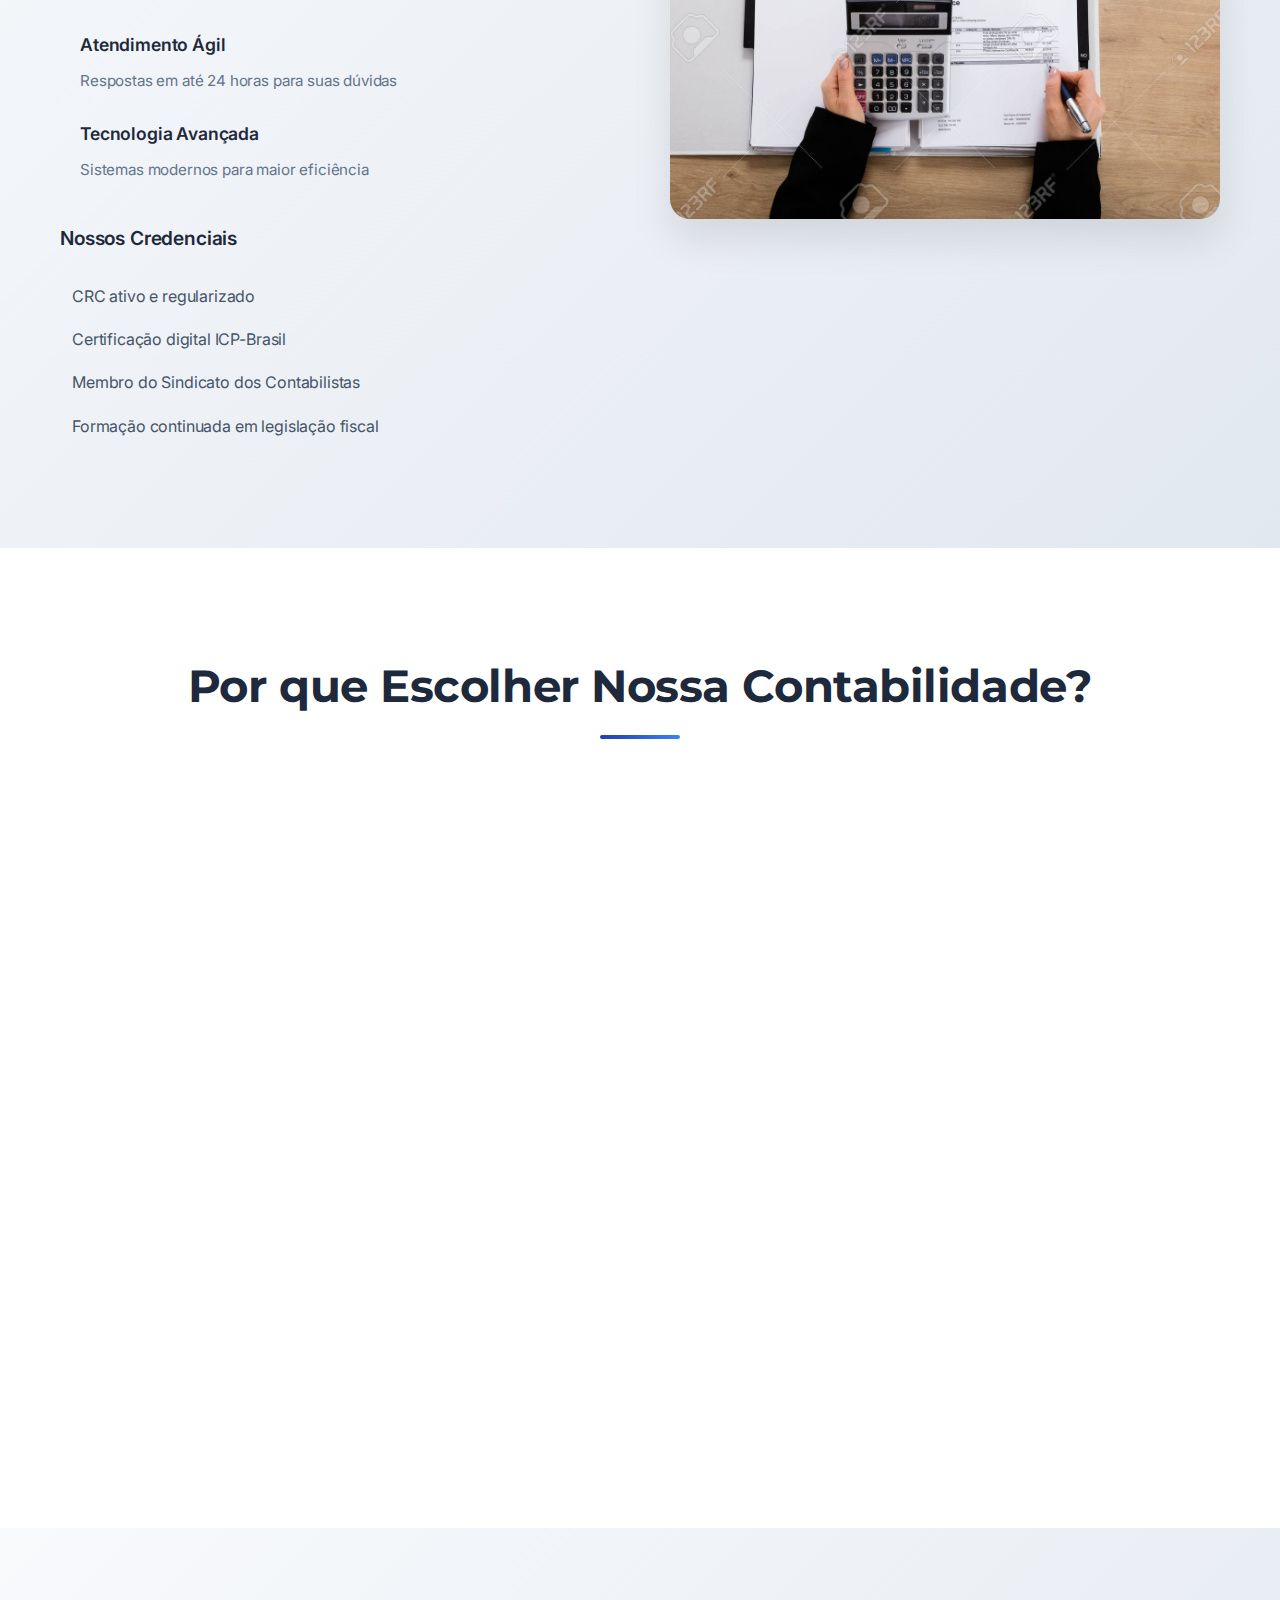
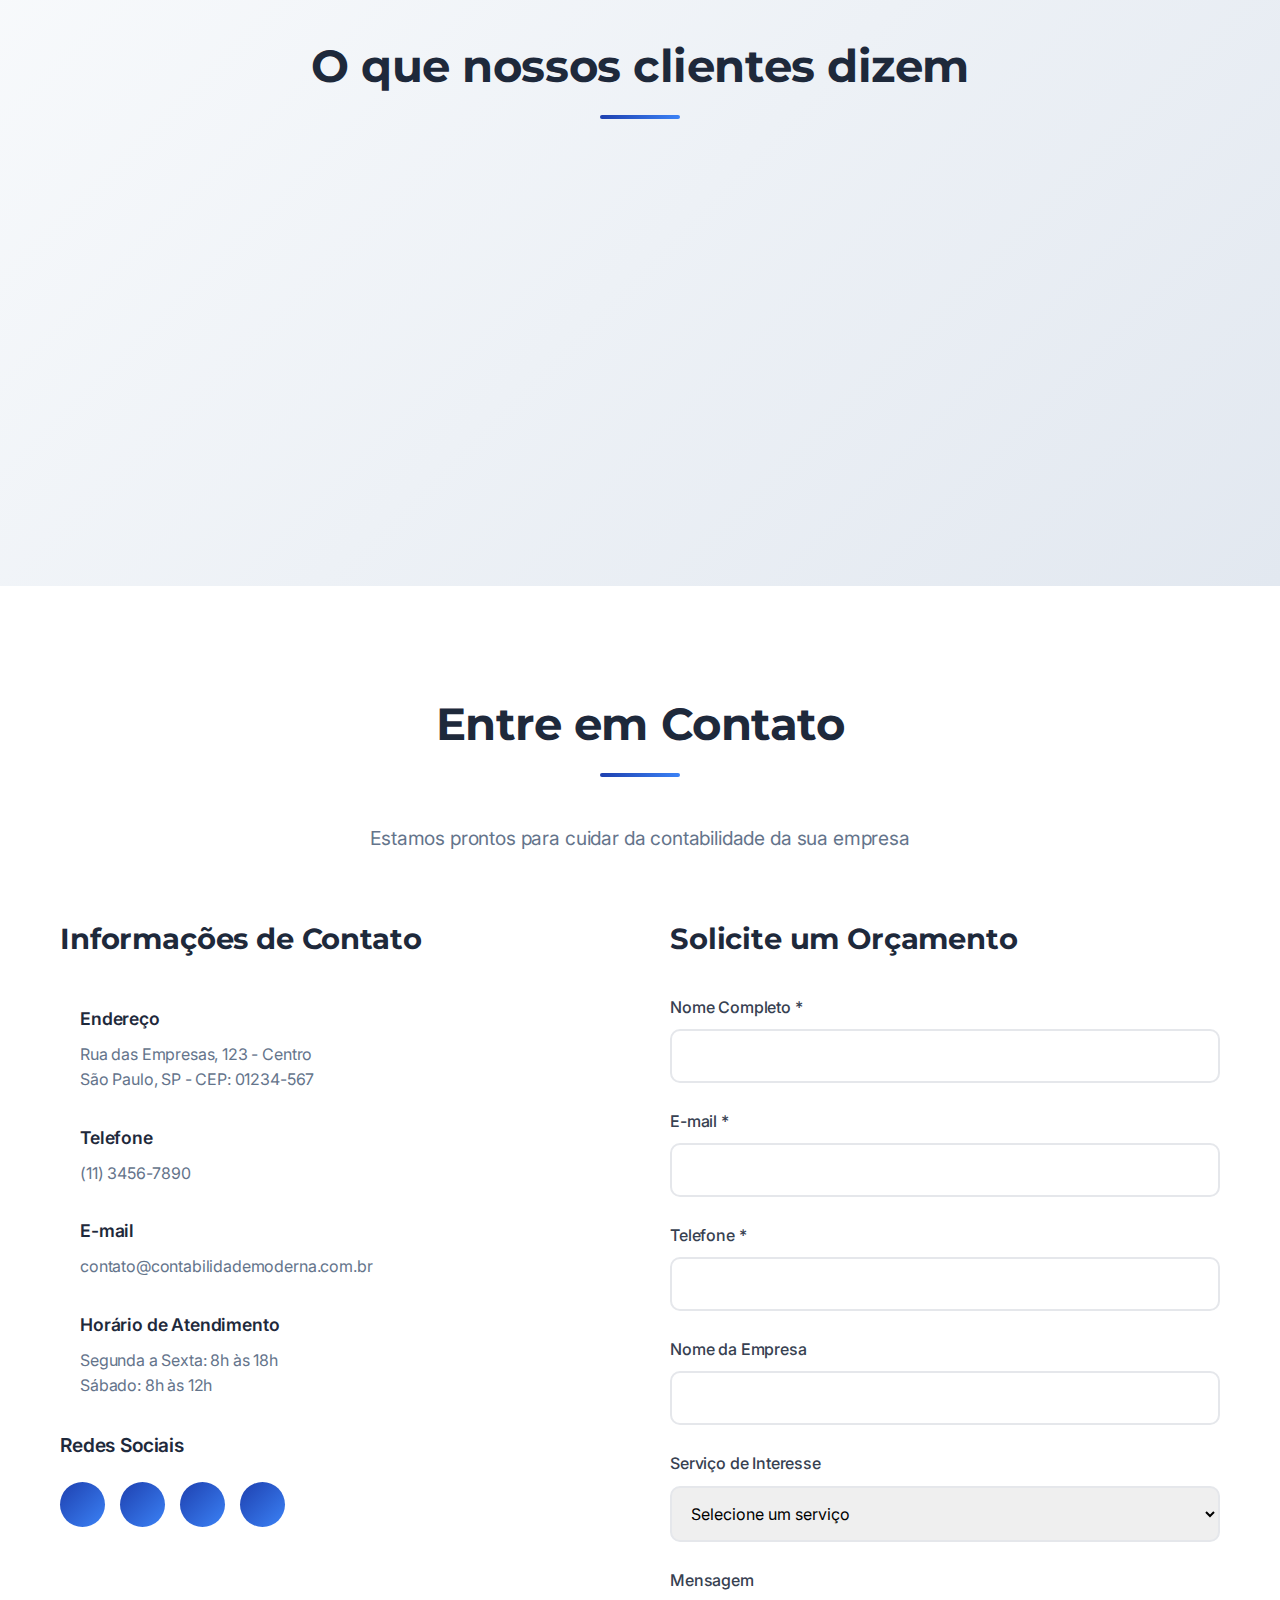
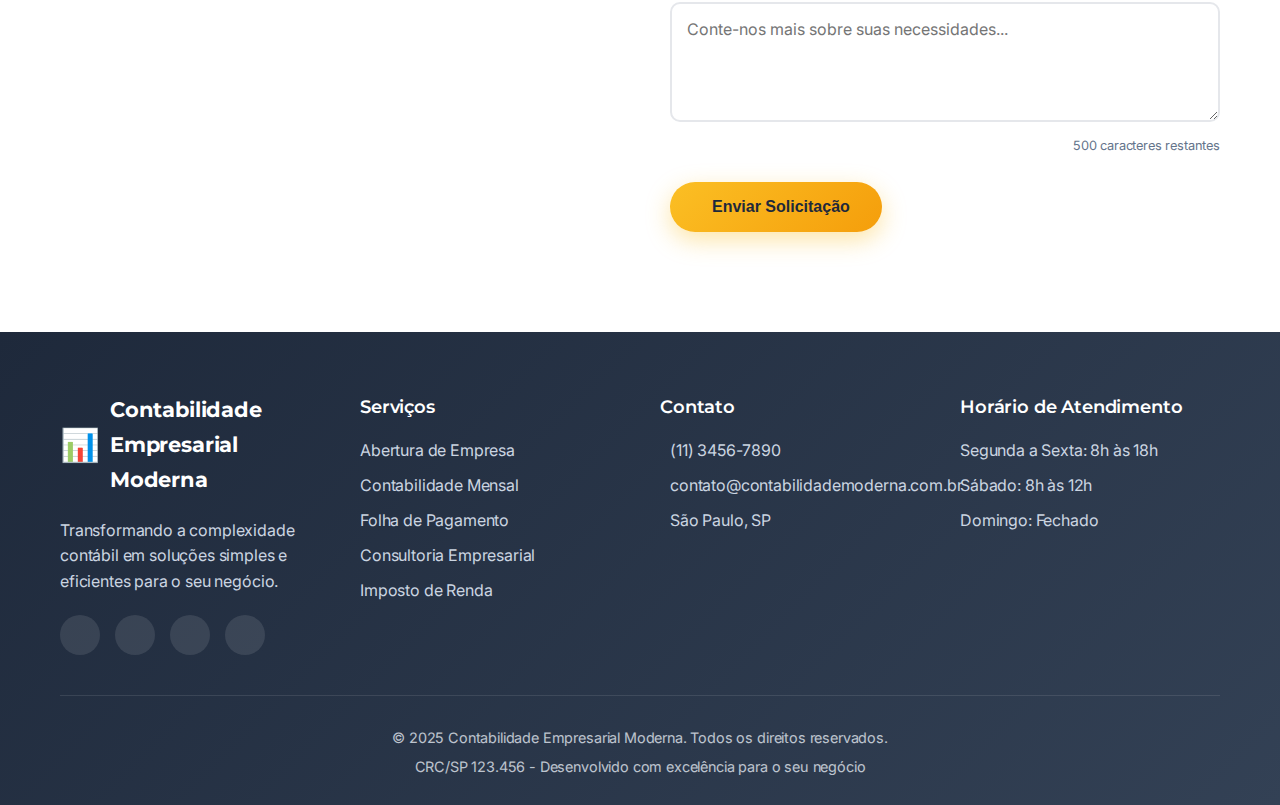
<file: modelos/contabilidade/index.html>
<!DOCTYPE html>
<html lang="pt-BR">
<head>
  <meta charset="UTF-8">
  <meta name="viewport" content="width=device-width, initial-scale=1.0">
  <meta name="description" content="Contabilidade Empresarial Moderna - Serviços contábeis completos para sua empresa. Abertura de empresa, imposto de renda, folha de pagamento e consultoria especializada.">
  <meta name="keywords" content="contabilidade, contador, abertura de empresa, imposto de renda, folha de pagamento, consultoria contábil, serviços contábeis">
  <meta name="author" content="Contabilidade Empresarial Moderna">
  
  <!-- Open Graph / Facebook -->
  <meta property="og:type" content="website">
  <meta property="og:title" content="Contabilidade Empresarial Moderna - Serviços Contábeis Completos">
  <meta property="og:description" content="Serviços contábeis completos para sua empresa. Abertura de empresa, imposto de renda, folha de pagamento e consultoria especializada.">
  
  <title>Contabilidade Empresarial Moderna - Serviços Contábeis Completos</title>
  
  <!-- Favicon -->
  <link rel="icon" type="image/x-icon" href="favicon.ico">
  
  <!-- Google Fonts -->
  <link rel="preconnect" href="https://fonts.googleapis.com">
  <link rel="preconnect" href="https://fonts.gstatic.com" crossorigin>
  <link href="https://fonts.googleapis.com/css2?family=Inter:wght@300;400;500;600;700;800&family=Montserrat:wght@400;500;600;700;800&display=swap" rel="stylesheet">
  
  <!-- Font Awesome (Ícones) -->
  <link rel="stylesheet" href="https://cdnjs.cloudflare.com/ajax/libs/font-awesome/6.4.0/css/all.min.css" integrity="sha512-iecdLmaskl7CVkqkXNQ/ZH/XLlvWZOJyj7Yy7tcenmpD1ypASozpmT/E0iPtmFIB46ZmdtAc9eNBvH0H/ZpiBw==" crossorigin="anonymous" referrerpolicy="no-referrer">
  
  <!-- CSS -->
  <link rel="stylesheet" href="style.css">
</head>
<body>
  <!-- Skip Link para Acessibilidade -->
  <a href="#main-content" class="skip-link">Pular para o conteúdo principal</a>

  <header role="banner">
    <div class="container">
      <div class="header-content">
        <h1 class="logo">
          <span class="logo-icon">📊</span>
          <span class="logo-text">
            <span class="logo-main">Contabilidade</span>
            <span class="logo-accent">Empresarial Moderna</span>
          </span>
        </h1>
        <nav role="navigation" aria-label="Menu principal">
          <ul class="nav-menu">
            <li><a href="#servicos">Serviços</a></li>
            <li><a href="#sobre">Sobre Nós</a></li>
            <li><a href="#diferenciais">Diferenciais</a></li>
            <li><a href="#contato">Contato</a></li>
          </ul>
          <button class="nav-toggle" aria-label="Abrir menu de navegação">
            <span></span>
            <span></span>
            <span></span>
          </button>
        </nav>
      </div>
    </div>
  </header>

  <main id="main-content" role="main">
    <!-- Hero Section -->
    <section class="hero" aria-labelledby="hero-title">
      <div class="container">
        <div class="hero-content">
          <div class="hero-text">
            <h2 id="hero-title">Sua Contabilidade Descomplicada</h2>
            <p>Transformamos a complexidade contábil em soluções simples e eficientes para o seu negócio. Mais de 15 anos de experiência cuidando das finanças de empresas como a sua.</p>
            <div class="hero-stats">
              <div class="stat">
                <span class="stat-number">500+</span>
                <span class="stat-label">Empresas Atendidas</span>
              </div>
              <div class="stat">
                <span class="stat-number">15+</span>
                <span class="stat-label">Anos de Experiência</span>
              </div>
              <div class="stat">
                <span class="stat-number">98%</span>
                <span class="stat-label">Satisfação dos Clientes</span>
              </div>
            </div>
            <div class="hero-cta">
              <a href="#contato" class="btn btn-primary">
                <i class="fas fa-calculator"></i> Solicitar Orçamento
              </a>
              <a href="#servicos" class="btn btn-secondary">Conhecer Serviços</a>
            </div>
          </div>
          <div class="hero-image">
            <img src="../../assets/images/ONSFDQ9F7tYD.jpg" alt="Escritório de contabilidade moderno e profissional" loading="lazy">
          </div>
        </div>
      </div>
    </section>

    <!-- Serviços Section -->
    <section id="servicos" class="servicos">
      <div class="container">
        <h2>Nossos Serviços</h2>
        <p class="section-subtitle">Soluções contábeis completas para o crescimento do seu negócio</p>
        <div class="servicos-grid">
          <article class="servico-card">
            <div class="servico-icon">
              <i class="fas fa-building"></i>
            </div>
            <h3>Abertura de Empresa</h3>
            <p>Processo completo de abertura de empresa, desde a escolha do tipo societário até a obtenção do CNPJ e licenças necessárias.</p>
            <ul class="servico-features">
              <li>Consultoria para escolha do regime tributário</li>
              <li>Registro na Junta Comercial</li>
              <li>Obtenção de licenças municipais</li>
              <li>Abertura de conta bancária empresarial</li>
            </ul>
            <div class="servico-price">A partir de R$ 299</div>
          </article>

          <article class="servico-card featured">
            <div class="servico-badge">Mais Procurado</div>
            <div class="servico-icon">
              <i class="fas fa-file-invoice-dollar"></i>
            </div>
            <h3>Contabilidade Mensal</h3>
            <p>Gestão completa da contabilidade da sua empresa com relatórios mensais e acompanhamento fiscal permanente.</p>
            <ul class="servico-features">
              <li>Escrituração contábil completa</li>
              <li>Apuração e recolhimento de impostos</li>
              <li>Balancetes e demonstrativos mensais</li>
              <li>Suporte fiscal e tributário</li>
            </ul>
            <div class="servico-price">A partir de R$ 199/mês</div>
          </article>

          <article class="servico-card">
            <div class="servico-icon">
              <i class="fas fa-users"></i>
            </div>
            <h3>Folha de Pagamento</h3>
            <p>Gestão completa da folha de pagamento dos seus funcionários, incluindo cálculos trabalhistas e obrigações acessórias.</p>
            <ul class="servico-features">
              <li>Cálculo de salários e benefícios</li>
              <li>Recolhimento de FGTS e INSS</li>
              <li>Elaboração de guias e relatórios</li>
              <li>Controle de férias e 13º salário</li>
            </ul>
            <div class="servico-price">R$ 25/funcionário</div>
          </article>

          <article class="servico-card">
            <div class="servico-icon">
              <i class="fas fa-chart-line"></i>
            </div>
            <h3>Consultoria Empresarial</h3>
            <p>Análise financeira e consultoria estratégica para otimizar a gestão e o crescimento da sua empresa.</p>
            <ul class="servico-features">
              <li>Análise de indicadores financeiros</li>
              <li>Planejamento tributário</li>
              <li>Consultoria em investimentos</li>
              <li>Relatórios gerenciais personalizados</li>
            </ul>
            <div class="servico-price">R$ 150/hora</div>
          </article>

          <article class="servico-card">
            <div class="servico-icon">
              <i class="fas fa-receipt"></i>
            </div>
            <h3>Imposto de Renda</h3>
            <p>Declaração de Imposto de Renda para pessoas físicas e jurídicas com máxima restituição e segurança fiscal.</p>
            <ul class="servico-features">
              <li>Declaração de IR pessoa física</li>
              <li>Declaração de IR pessoa jurídica</li>
              <li>Planejamento para restituição</li>
              <li>Retificação de declarações</li>
            </ul>
            <div class="servico-price">A partir de R$ 89</div>
          </article>

          <article class="servico-card">
            <div class="servico-icon">
              <i class="fas fa-shield-alt"></i>
            </div>
            <h3>Regularização Fiscal</h3>
            <p>Solução de pendências fiscais e regularização de empresas com problemas tributários.</p>
            <ul class="servico-features">
              <li>Parcelamento de débitos</li>
              <li>Regularização de CPF/CNPJ</li>
              <li>Defesa em processos fiscais</li>
              <li>Recuperação de empresas</li>
            </ul>
            <div class="servico-price">Sob consulta</div>
          </article>
        </div>
      </div>
    </section>

    <!-- Sobre Section -->
    <section id="sobre" class="sobre">
      <div class="container">
        <div class="sobre-content">
          <div class="sobre-text">
            <h2>Sobre a Contabilidade Empresarial Moderna</h2>
            <p>Há mais de 15 anos no mercado, somos especialistas em transformar a complexidade contábil em soluções práticas e eficientes. Nossa missão é ser o parceiro estratégico que sua empresa precisa para crescer com segurança fiscal e financeira.</p>
            
            <div class="sobre-features">
              <div class="feature">
                <i class="fas fa-award"></i>
                <div>
                  <h4>Experiência Comprovada</h4>
                  <p>Mais de 500 empresas atendidas com excelência</p>
                </div>
              </div>
              <div class="feature">
                <i class="fas fa-clock"></i>
                <div>
                  <h4>Atendimento Ágil</h4>
                  <p>Respostas em até 24 horas para suas dúvidas</p>
                </div>
              </div>
              <div class="feature">
                <i class="fas fa-laptop"></i>
                <div>
                  <h4>Tecnologia Avançada</h4>
                  <p>Sistemas modernos para maior eficiência</p>
                </div>
              </div>
            </div>

            <div class="credenciais">
              <h4>Nossos Credenciais</h4>
              <ul>
                <li><i class="fas fa-check"></i> CRC ativo e regularizado</li>
                <li><i class="fas fa-check"></i> Certificação digital ICP-Brasil</li>
                <li><i class="fas fa-check"></i> Membro do Sindicato dos Contabilistas</li>
                <li><i class="fas fa-check"></i> Formação continuada em legislação fiscal</li>
              </ul>
            </div>
          </div>
          <div class="sobre-image">
            <img src="../../assets/images/jVsDjGtFRWbz.jpg" alt="Contador trabalhando com calculadora e documentos" loading="lazy">
          </div>
        </div>
      </div>
    </section>

    <!-- Diferenciais Section -->
    <section id="diferenciais" class="diferenciais">
      <div class="container">
        <h2>Por que Escolher Nossa Contabilidade?</h2>
        <div class="diferenciais-grid">
          <div class="diferencial">
            <div class="diferencial-icon">
              <i class="fas fa-handshake"></i>
            </div>
            <h3>Atendimento Personalizado</h3>
            <p>Cada cliente tem um contador dedicado que conhece profundamente seu negócio e suas necessidades específicas.</p>
          </div>
          
          <div class="diferencial">
            <div class="diferencial-icon">
              <i class="fas fa-mobile-alt"></i>
            </div>
            <h3>Portal do Cliente</h3>
            <p>Acesse relatórios, documentos e informações da sua empresa 24/7 através do nosso portal online exclusivo.</p>
          </div>
          
          <div class="diferencial">
            <div class="diferencial-icon">
              <i class="fas fa-chart-bar"></i>
            </div>
            <h3>Relatórios Gerenciais</h3>
            <p>Receba mensalmente relatórios detalhados que ajudam na tomada de decisões estratégicas do seu negócio.</p>
          </div>
          
          <div class="diferencial">
            <div class="diferencial-icon">
              <i class="fas fa-graduation-cap"></i>
            </div>
            <h3>Equipe Especializada</h3>
            <p>Contadores com formação superior e especializações nas principais áreas do direito tributário e empresarial.</p>
          </div>
          
          <div class="diferencial">
            <div class="diferencial-icon">
              <i class="fas fa-phone"></i>
            </div>
            <h3>Suporte Imediato</h3>
            <p>Tire suas dúvidas por telefone, WhatsApp ou e-mail. Nossa equipe está sempre disponível para ajudar.</p>
          </div>
          
          <div class="diferencial">
            <div class="diferencial-icon">
              <i class="fas fa-money-bill-wave"></i>
            </div>
            <h3>Preços Justos</h3>
            <p>Valores transparentes e competitivos, sem taxas ocultas. Você paga apenas pelos serviços que realmente utiliza.</p>
          </div>
        </div>
      </div>
    </section>

    <!-- Depoimentos Section -->
    <section class="depoimentos">
      <div class="container">
        <h2>O que nossos clientes dizem</h2>
        <div class="depoimentos-grid">
          <article class="depoimento">
            <div class="depoimento-content">
              <p>"Excelente atendimento! A equipe é muito competente e sempre me mantém informado sobre as obrigações da minha empresa. Recomendo!"</p>
            </div>
            <div class="depoimento-author">
              <div class="author-info">
                <h4>Carlos Silva</h4>
                <span>Diretor - Silva & Associados Ltda</span>
              </div>
              <div class="rating">
                <i class="fas fa-star"></i>
                <i class="fas fa-star"></i>
                <i class="fas fa-star"></i>
                <i class="fas fa-star"></i>
                <i class="fas fa-star"></i>
              </div>
            </div>
          </article>

          <article class="depoimento">
            <div class="depoimento-content">
              <p>"Desde que contratei os serviços, minha empresa está sempre em dia com as obrigações fiscais. O atendimento é rápido e eficiente."</p>
            </div>
            <div class="depoimento-author">
              <div class="author-info">
                <h4>Maria Fernanda</h4>
                <span>Proprietária - Boutique Elegance</span>
              </div>
              <div class="rating">
                <i class="fas fa-star"></i>
                <i class="fas fa-star"></i>
                <i class="fas fa-star"></i>
                <i class="fas fa-star"></i>
                <i class="fas fa-star"></i>
              </div>
            </div>
          </article>

          <article class="depoimento">
            <div class="depoimento-content">
              <p>"Profissionais muito qualificados! Me ajudaram a regularizar minha empresa e agora tenho total tranquilidade fiscal."</p>
            </div>
            <div class="depoimento-author">
              <div class="author-info">
                <h4>João Santos</h4>
                <span>CEO - TechSolutions</span>
              </div>
              <div class="rating">
                <i class="fas fa-star"></i>
                <i class="fas fa-star"></i>
                <i class="fas fa-star"></i>
                <i class="fas fa-star"></i>
                <i class="fas fa-star"></i>
              </div>
            </div>
          </article>
        </div>
      </div>
    </section>

    <!-- Contato Section -->
    <section id="contato" class="contato">
      <div class="container">
        <h2>Entre em Contato</h2>
        <p class="section-subtitle">Estamos prontos para cuidar da contabilidade da sua empresa</p>
        
        <div class="contato-content">
          <div class="contato-info">
            <h3>Informações de Contato</h3>
            <div class="info-item">
              <i class="fas fa-map-marker-alt"></i>
              <div>
                <h4>Endereço</h4>
                <p>Rua das Empresas, 123 - Centro<br>São Paulo, SP - CEP: 01234-567</p>
              </div>
            </div>
            
            <div class="info-item">
              <i class="fas fa-phone"></i>
              <div>
                <h4>Telefone</h4>
                <p>(11) 3456-7890</p>
              </div>
            </div>
            
            <div class="info-item">
              <i class="fas fa-envelope"></i>
              <div>
                <h4>E-mail</h4>
                <p>contato@contabilidademoderna.com.br</p>
              </div>
            </div>
            
            <div class="info-item">
              <i class="fas fa-clock"></i>
              <div>
                <h4>Horário de Atendimento</h4>
                <p>Segunda a Sexta: 8h às 18h<br>Sábado: 8h às 12h</p>
              </div>
            </div>

            <div class="social-links">
              <h4>Redes Sociais</h4>
              <div class="social-icons">
                <a href="#" aria-label="WhatsApp"><i class="fab fa-whatsapp"></i></a>
                <a href="#" aria-label="LinkedIn"><i class="fab fa-linkedin"></i></a>
                <a href="#" aria-label="Instagram"><i class="fab fa-instagram"></i></a>
                <a href="#" aria-label="Facebook"><i class="fab fa-facebook"></i></a>
              </div>
            </div>
          </div>

          <div class="contato-form">
            <h3>Solicite um Orçamento</h3>
            <form class="form" action="#" method="POST">
              <div class="form-group">
                <label for="nome">Nome Completo *</label>
                <input type="text" id="nome" name="nome" required>
              </div>
              
              <div class="form-group">
                <label for="email">E-mail *</label>
                <input type="email" id="email" name="email" required>
              </div>
              
              <div class="form-group">
                <label for="telefone">Telefone *</label>
                <input type="tel" id="telefone" name="telefone" required>
              </div>
              
              <div class="form-group">
                <label for="empresa">Nome da Empresa</label>
                <input type="text" id="empresa" name="empresa">
              </div>
              
              <div class="form-group">
                <label for="servico">Serviço de Interesse</label>
                <select id="servico" name="servico">
                  <option value="">Selecione um serviço</option>
                  <option value="abertura">Abertura de Empresa</option>
                  <option value="contabilidade">Contabilidade Mensal</option>
                  <option value="folha">Folha de Pagamento</option>
                  <option value="consultoria">Consultoria Empresarial</option>
                  <option value="ir">Imposto de Renda</option>
                  <option value="regularizacao">Regularização Fiscal</option>
                </select>
              </div>
              
              <div class="form-group">
                <label for="mensagem">Mensagem</label>
                <textarea id="mensagem" name="mensagem" rows="4" placeholder="Conte-nos mais sobre suas necessidades..."></textarea>
              </div>
              
              <button type="submit" class="btn btn-primary">
                <i class="fas fa-paper-plane"></i> Enviar Solicitação
              </button>
            </form>
          </div>
        </div>
      </div>
    </section>
  </main>

  <footer role="contentinfo">
    <div class="container">
      <div class="footer-content">
        <div class="footer-section">
          <h3><span class="logo-icon">📊</span> Contabilidade Empresarial Moderna</h3>
          <p>Transformando a complexidade contábil em soluções simples e eficientes para o seu negócio.</p>
          <div class="footer-social">
            <a href="#" aria-label="WhatsApp"><i class="fab fa-whatsapp"></i></a>
            <a href="#" aria-label="LinkedIn"><i class="fab fa-linkedin"></i></a>
            <a href="#" aria-label="Instagram"><i class="fab fa-instagram"></i></a>
            <a href="#" aria-label="Facebook"><i class="fab fa-facebook"></i></a>
          </div>
        </div>

        <div class="footer-section">
          <h4>Serviços</h4>
          <ul>
            <li><a href="#servicos">Abertura de Empresa</a></li>
            <li><a href="#servicos">Contabilidade Mensal</a></li>
            <li><a href="#servicos">Folha de Pagamento</a></li>
            <li><a href="#servicos">Consultoria Empresarial</a></li>
            <li><a href="#servicos">Imposto de Renda</a></li>
          </ul>
        </div>

        <div class="footer-section">
          <h4>Contato</h4>
          <ul>
            <li><i class="fas fa-phone"></i> (11) 3456-7890</li>
            <li><i class="fas fa-envelope"></i> contato@contabilidademoderna.com.br</li>
            <li><i class="fas fa-map-marker-alt"></i> São Paulo, SP</li>
          </ul>
        </div>

        <div class="footer-section">
          <h4>Horário de Atendimento</h4>
          <ul>
            <li>Segunda a Sexta: 8h às 18h</li>
            <li>Sábado: 8h às 12h</li>
            <li>Domingo: Fechado</li>
          </ul>
        </div>
      </div>

      <div class="footer-bottom">
        <p>&copy; 2025 Contabilidade Empresarial Moderna. Todos os direitos reservados.</p>
        <p>CRC/SP 123.456 - Desenvolvido com excelência para o seu negócio</p>
      </div>
    </div>
  </footer>

  <!-- Botão WhatsApp Flutuante -->
  <a href="https://wa.me/5511987654321?text=Olá! Gostaria de saber mais sobre os serviços de contabilidade." class="whatsapp-float" aria-label="Fale conosco no WhatsApp" target="_blank" rel="noopener noreferrer">
    <i class="fab fa-whatsapp"></i>
  </a>

  <!-- JavaScript -->
  <script src="script.js"></script>
</body>
</html>
</file>
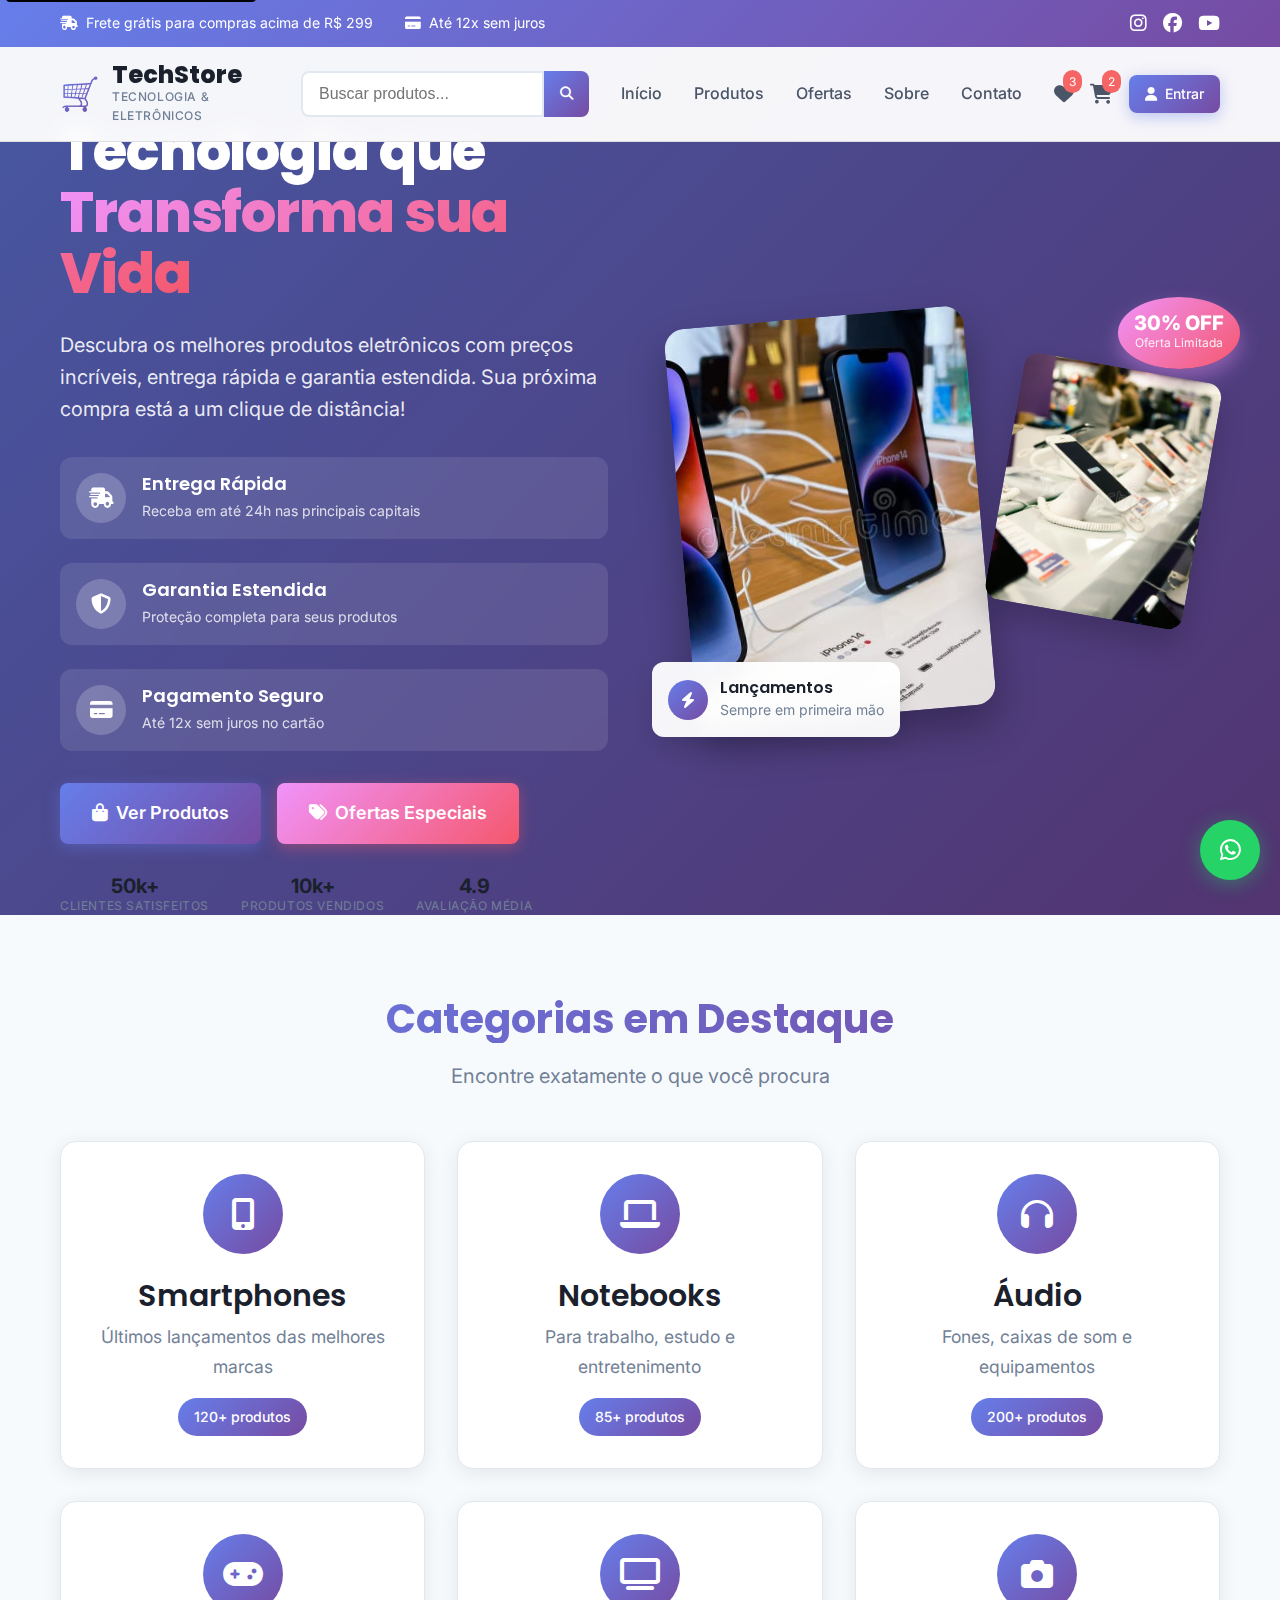
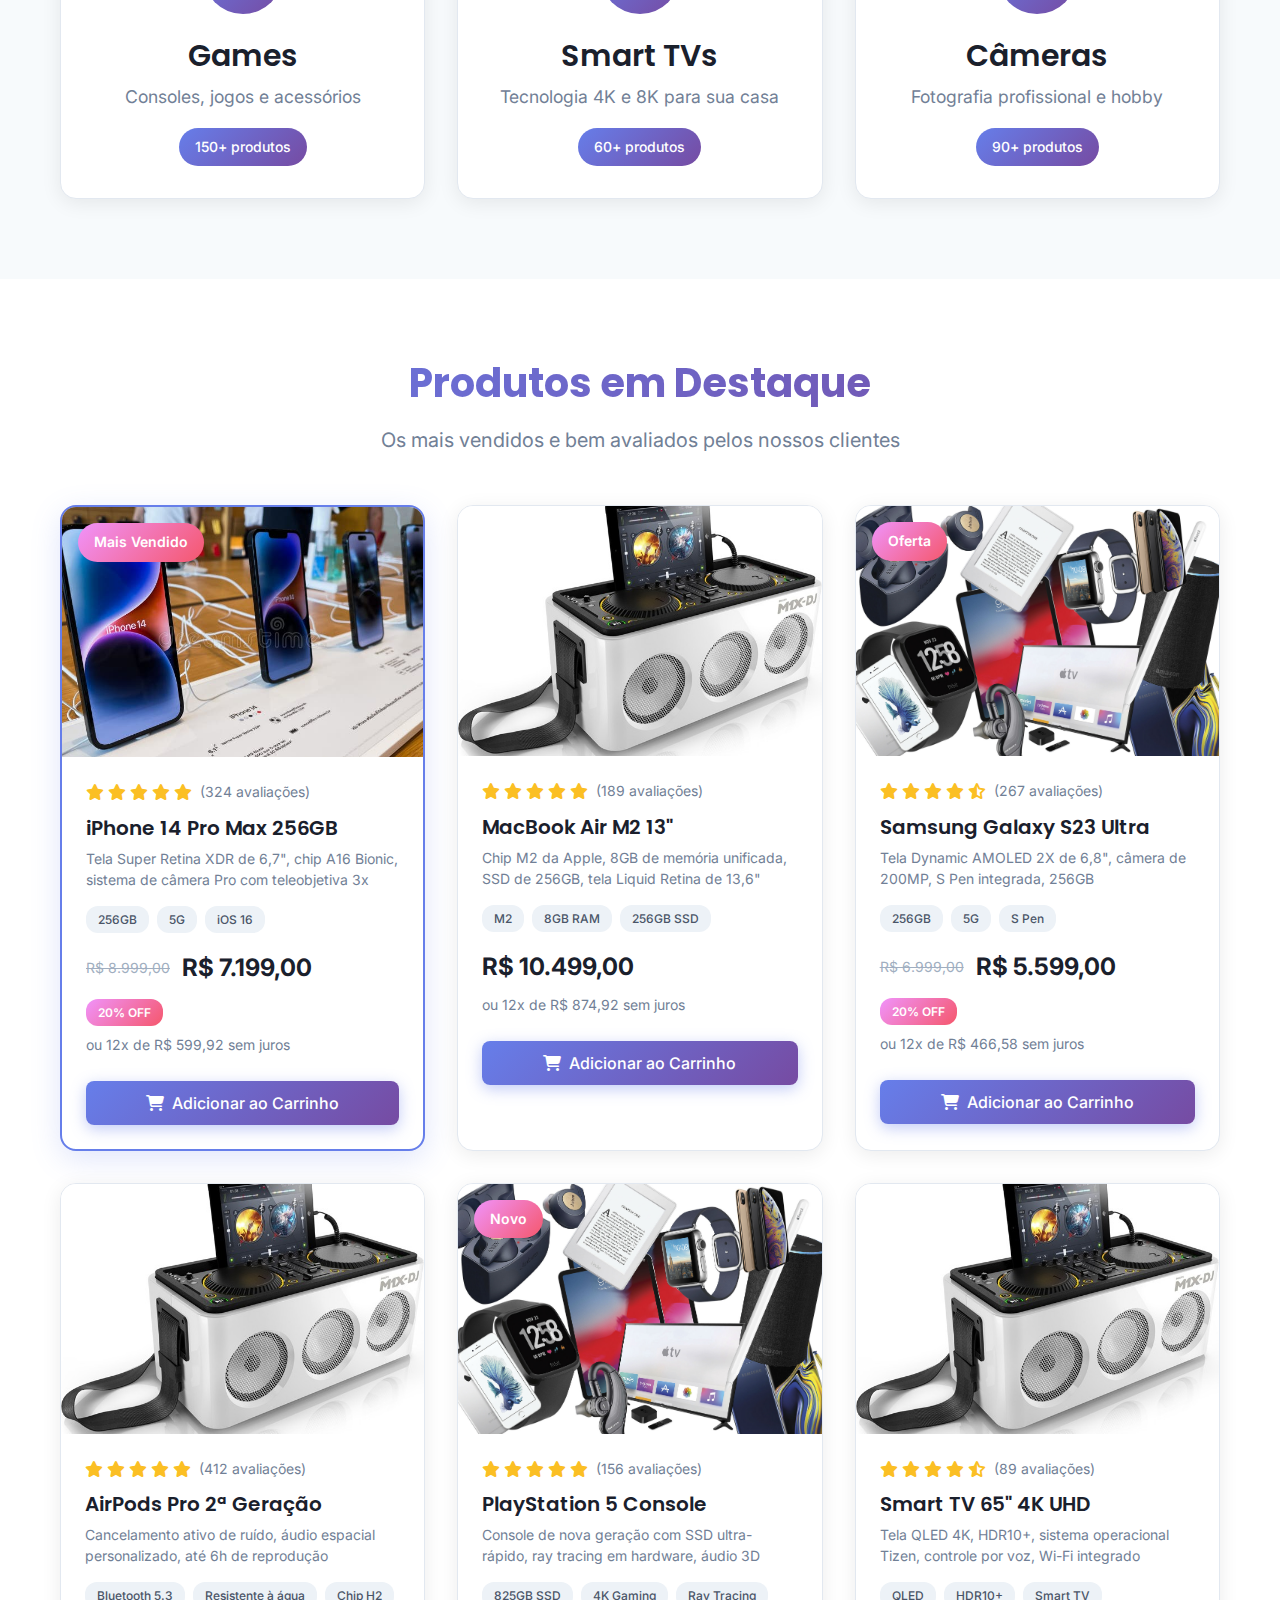
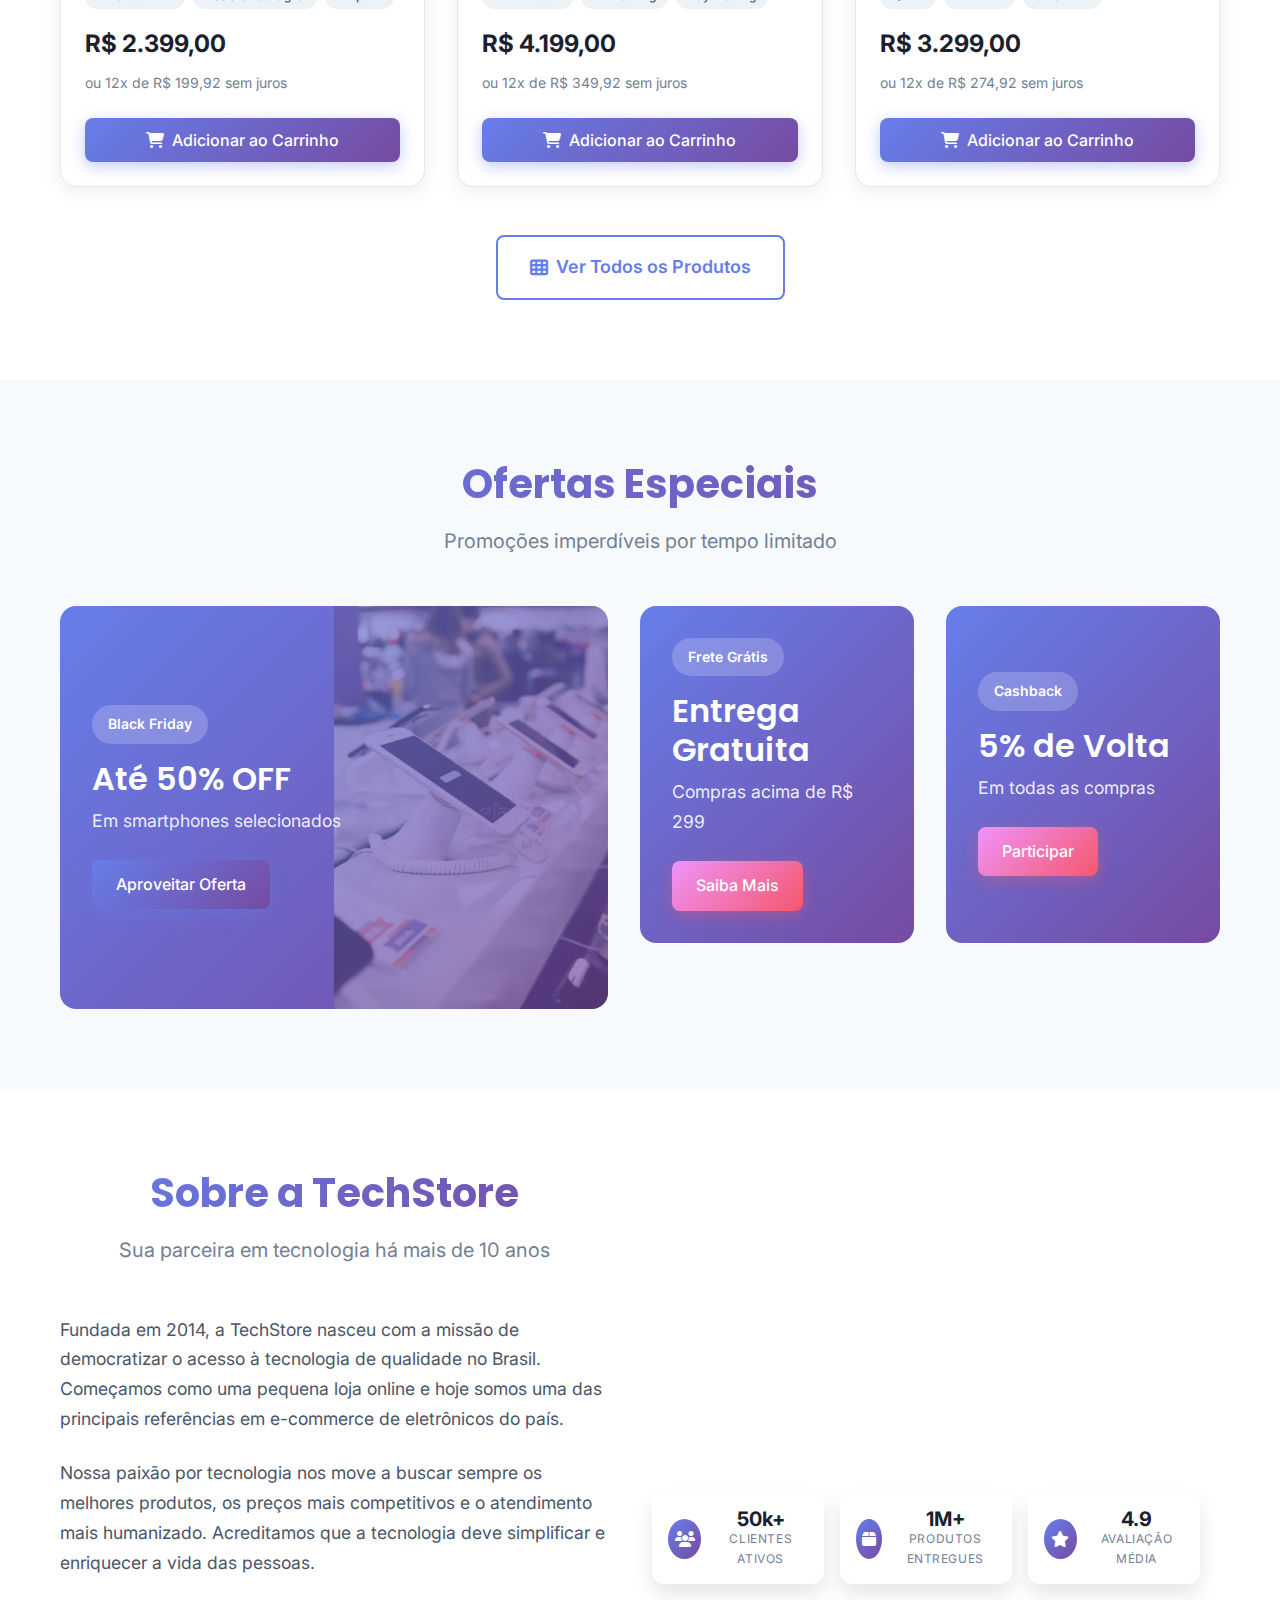
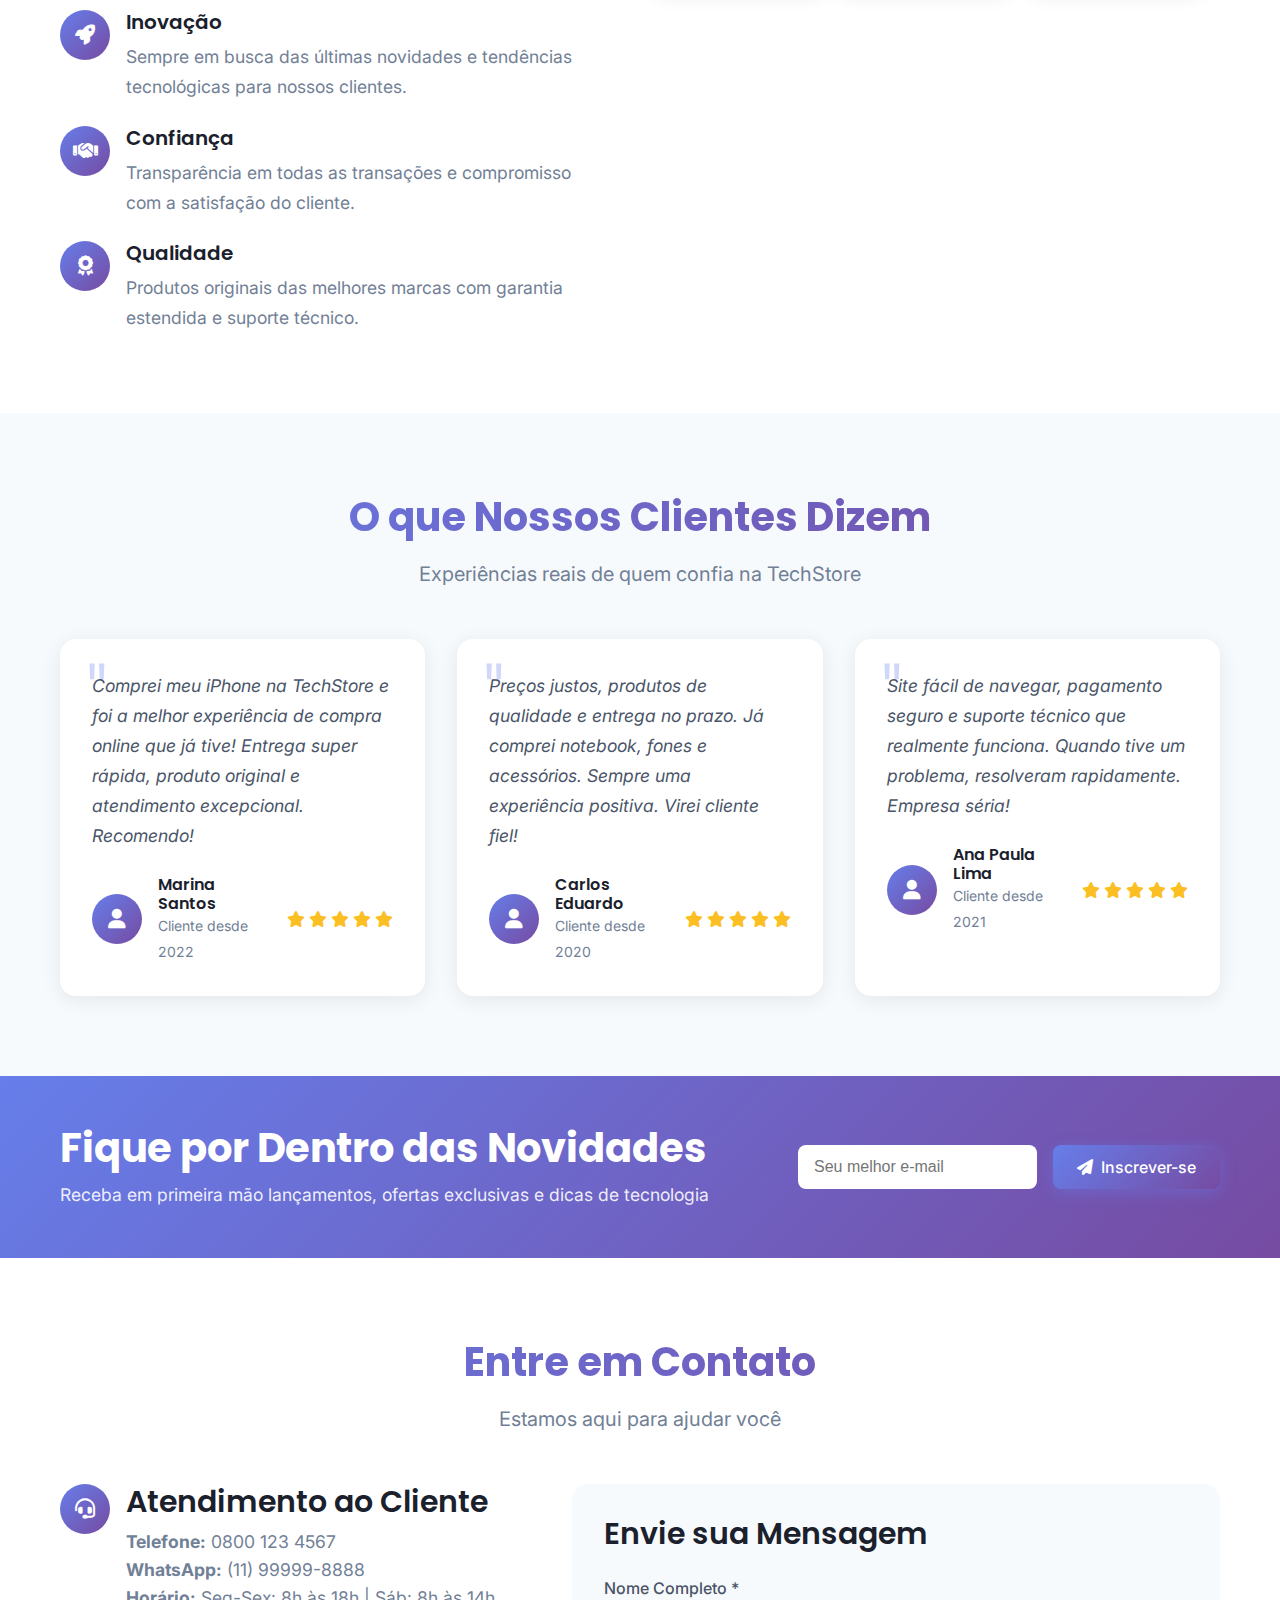
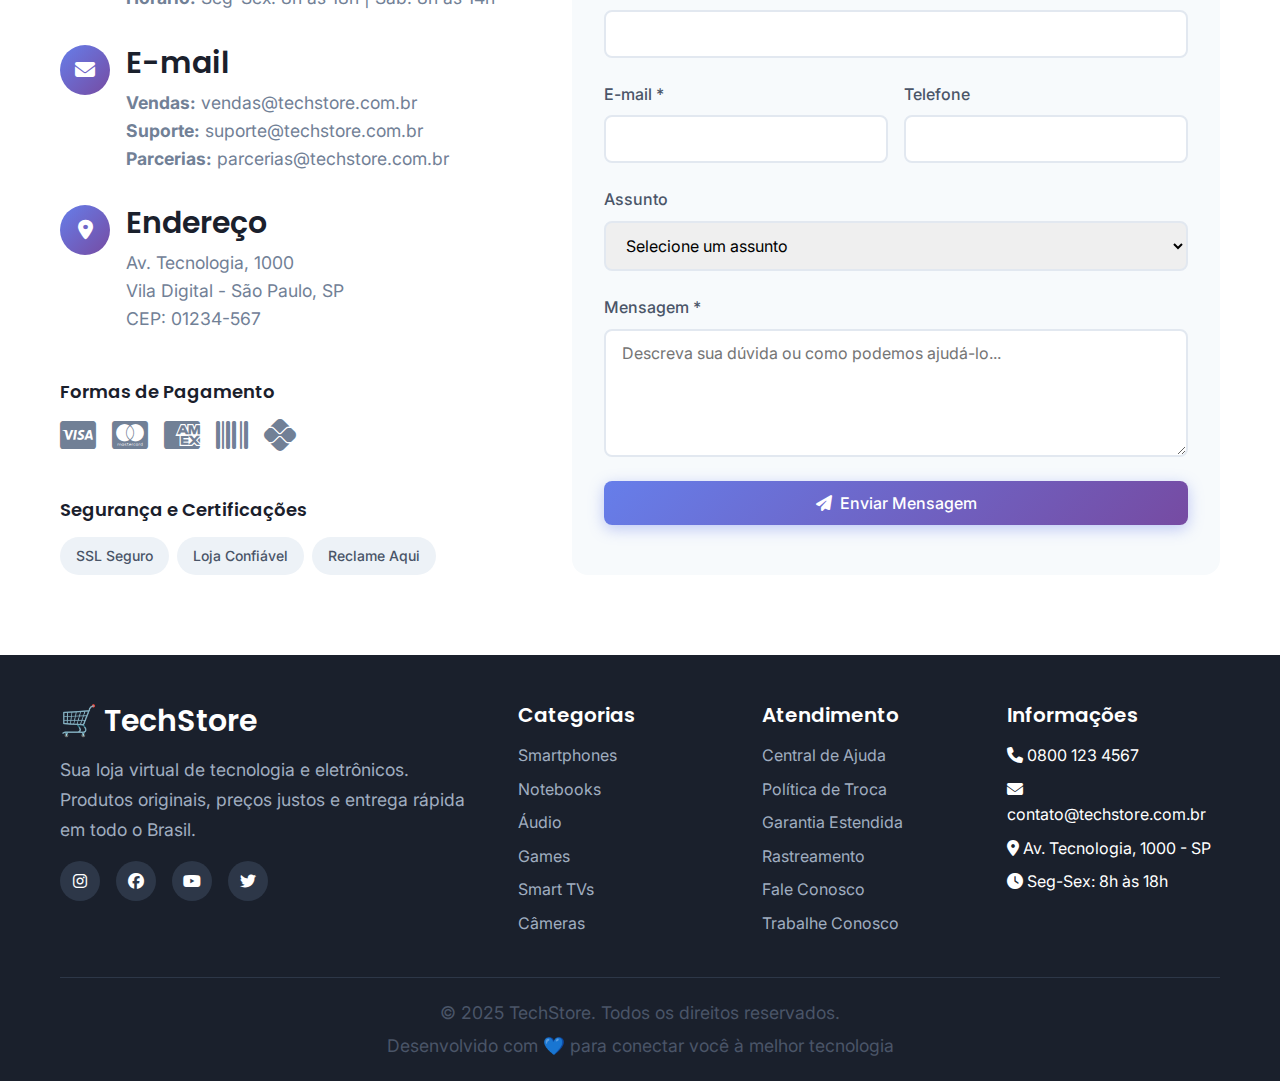
<file: modelos/loja-virtual/index.html>
<!DOCTYPE html>
<html lang="pt-BR">
<head>
  <meta charset="UTF-8">
  <meta name="viewport" content="width=device-width, initial-scale=1.0">
  
  <!-- SEO Meta Tags -->
  <meta name="description" content="TechStore - Sua loja virtual de eletrônicos e tecnologia. Smartphones, notebooks, gadgets e acessórios com os melhores preços e entrega rápida em todo o Brasil.">
  <meta name="keywords" content="loja virtual, eletrônicos, smartphones, notebooks, tecnologia, gadgets, e-commerce, compras online, entrega rápida, melhores preços">
  <meta name="author" content="TechStore">
  <meta name="robots" content="index, follow">
  
  <!-- Open Graph / Facebook -->
  <meta property="og:type" content="website">
  <meta property="og:url" content="https://techstore.com.br/">
  <meta property="og:title" content="TechStore - Sua Loja Virtual de Tecnologia e Eletrônicos">
  <meta property="og:description" content="Smartphones, notebooks, gadgets e acessórios com os melhores preços e entrega rápida em todo o Brasil.">
  <meta property="og:image" content="https://techstore.com.br/assets/og-image.jpg">

  <title>TechStore - Sua Loja Virtual de Tecnologia e Eletrônicos</title>

  <!-- Favicon -->
  <link rel="icon" type="image/x-icon" href="favicon.ico">
  
  <!-- Google Fonts -->
  <link rel="preconnect" href="https://fonts.googleapis.com">
  <link rel="preconnect" href="https://fonts.gstatic.com" crossorigin>
  <link href="https://fonts.googleapis.com/css2?family=Inter:wght@300;400;500;600;700;800&family=Poppins:wght@300;400;500;600;700;800;900&family=Roboto:wght@300;400;500;700&display=swap" rel="stylesheet">
  
  <!-- Font Awesome -->
  <link rel="stylesheet" href="https://cdnjs.cloudflare.com/ajax/libs/font-awesome/6.4.0/css/all.min.css">
  
  <!-- CSS -->
  <link rel="stylesheet" href="style.css">
</head>
<body>
  <!-- Skip to main content -->
  <a href="#main-content" class="skip-link">Pular para o conteúdo principal</a>

  <header role="banner">
    <div class="top-bar">
      <div class="container">
        <div class="top-bar-content">
          <div class="top-bar-left">
            <span><i class="fas fa-shipping-fast"></i> Frete grátis para compras acima de R$ 299</span>
            <span><i class="fas fa-credit-card"></i> Até 12x sem juros</span>
          </div>
          <div class="top-bar-right">
            <a href="#"><i class="fab fa-instagram"></i></a>
            <a href="#"><i class="fab fa-facebook"></i></a>
            <a href="#"><i class="fab fa-youtube"></i></a>
          </div>
        </div>
      </div>
    </div>

    <nav class="navbar">
      <div class="container">
        <div class="nav-brand">
          <a href="#inicio" class="logo">
            <span class="logo-icon">🛒</span>
            <span class="logo-text">
              <span class="logo-main">TechStore</span>
              <span class="logo-tagline">Tecnologia & Eletrônicos</span>
            </span>
          </a>
        </div>
        
        <div class="nav-search">
          <form class="search-form">
            <input type="text" placeholder="Buscar produtos..." class="search-input">
            <button type="submit" class="search-btn">
              <i class="fas fa-search"></i>
            </button>
          </form>
        </div>

        <ul class="nav-menu" role="navigation" aria-label="Menu principal">
          <li><a href="#inicio">Início</a></li>
          <li><a href="#produtos">Produtos</a></li>
          <li><a href="#ofertas">Ofertas</a></li>
          <li><a href="#sobre">Sobre</a></li>
          <li><a href="#contato">Contato</a></li>
        </ul>
        
        <div class="nav-actions">
          <a href="#" class="nav-icon" aria-label="Lista de desejos">
            <i class="fas fa-heart"></i>
            <span class="badge">3</span>
          </a>
          <a href="#" class="nav-icon cart-icon" aria-label="Carrinho de compras">
            <i class="fas fa-shopping-cart"></i>
            <span class="badge">2</span>
          </a>
          <a href="#" class="btn btn-primary btn-small">
            <i class="fas fa-user"></i> Entrar
          </a>
        </div>
        
        <button class="nav-toggle" aria-label="Abrir menu de navegação">
          <span></span>
          <span></span>
          <span></span>
        </button>
      </div>
    </nav>
  </header>

  <main id="main-content" role="main">
    <!-- Hero Section -->
    <section id="inicio" class="hero" aria-labelledby="hero-title">
      <div class="hero-background">
        <div class="hero-overlay"></div>
      </div>
      <div class="container">
        <div class="hero-content">
          <div class="hero-text">
            <h1 id="hero-title">Tecnologia que<br><span class="highlight">Transforma sua Vida</span></h1>
            <p class="hero-subtitle">Descubra os melhores produtos eletrônicos com preços incríveis, entrega rápida e garantia estendida. Sua próxima compra está a um clique de distância!</p>
            
            <div class="hero-features">
              <div class="feature-item">
                <div class="feature-icon">
                  <i class="fas fa-shipping-fast"></i>
                </div>
                <div class="feature-content">
                  <h3>Entrega Rápida</h3>
                  <p>Receba em até 24h nas principais capitais</p>
                </div>
              </div>
              
              <div class="feature-item">
                <div class="feature-icon">
                  <i class="fas fa-shield-alt"></i>
                </div>
                <div class="feature-content">
                  <h3>Garantia Estendida</h3>
                  <p>Proteção completa para seus produtos</p>
                </div>
              </div>
              
              <div class="feature-item">
                <div class="feature-icon">
                  <i class="fas fa-credit-card"></i>
                </div>
                <div class="feature-content">
                  <h3>Pagamento Seguro</h3>
                  <p>Até 12x sem juros no cartão</p>
                </div>
              </div>
            </div>

            <div class="hero-cta">
              <a href="#produtos" class="btn btn-primary btn-large">
                <i class="fas fa-shopping-bag"></i> Ver Produtos
              </a>
              <a href="#ofertas" class="btn btn-secondary btn-large">
                <i class="fas fa-tags"></i> Ofertas Especiais
              </a>
            </div>

            <div class="hero-stats">
              <div class="stat-item">
                <div class="stat-number">50k+</div>
                <div class="stat-label">Clientes Satisfeitos</div>
              </div>
              <div class="stat-item">
                <div class="stat-number">10k+</div>
                <div class="stat-label">Produtos Vendidos</div>
              </div>
              <div class="stat-item">
                <div class="stat-number">4.9</div>
                <div class="stat-label">Avaliação Média</div>
              </div>
            </div>
          </div>
          
          <div class="hero-image">
            <div class="product-showcase">
              <img src="../../assets/images/JzOof3J8oAh3.jpg" alt="iPhone 14 Pro Max - Último lançamento" class="main-product" loading="lazy">
              <img src="../../assets/images/Rt7iseQzzISE.jpg" alt="Smartphones modernos em exposição" class="secondary-product" loading="lazy">
            </div>
            
            <div class="floating-offer">
              <div class="offer-badge">
                <span class="offer-discount">30% OFF</span>
                <span class="offer-text">Oferta Limitada</span>
              </div>
            </div>
            
            <div class="floating-card">
              <div class="card-icon">
                <i class="fas fa-bolt"></i>
              </div>
              <div class="card-content">
                <h4>Lançamentos</h4>
                <p>Sempre em primeira mão</p>
              </div>
            </div>
          </div>
        </div>
      </div>
    </section>

    <!-- Categorias Section -->
    <section class="categorias">
      <div class="container">
        <div class="section-header">
          <h2>Categorias em Destaque</h2>
          <p class="section-subtitle">Encontre exatamente o que você procura</p>
        </div>

        <div class="categorias-grid">
          <div class="categoria-card">
            <div class="categoria-icon">
              <i class="fas fa-mobile-alt"></i>
            </div>
            <h3>Smartphones</h3>
            <p>Últimos lançamentos das melhores marcas</p>
            <span class="categoria-count">120+ produtos</span>
          </div>

          <div class="categoria-card">
            <div class="categoria-icon">
              <i class="fas fa-laptop"></i>
            </div>
            <h3>Notebooks</h3>
            <p>Para trabalho, estudo e entretenimento</p>
            <span class="categoria-count">85+ produtos</span>
          </div>

          <div class="categoria-card">
            <div class="categoria-icon">
              <i class="fas fa-headphones"></i>
            </div>
            <h3>Áudio</h3>
            <p>Fones, caixas de som e equipamentos</p>
            <span class="categoria-count">200+ produtos</span>
          </div>

          <div class="categoria-card">
            <div class="categoria-icon">
              <i class="fas fa-gamepad"></i>
            </div>
            <h3>Games</h3>
            <p>Consoles, jogos e acessórios</p>
            <span class="categoria-count">150+ produtos</span>
          </div>

          <div class="categoria-card">
            <div class="categoria-icon">
              <i class="fas fa-tv"></i>
            </div>
            <h3>Smart TVs</h3>
            <p>Tecnologia 4K e 8K para sua casa</p>
            <span class="categoria-count">60+ produtos</span>
          </div>

          <div class="categoria-card">
            <div class="categoria-icon">
              <i class="fas fa-camera"></i>
            </div>
            <h3>Câmeras</h3>
            <p>Fotografia profissional e hobby</p>
            <span class="categoria-count">90+ produtos</span>
          </div>
        </div>
      </div>
    </section>

    <!-- Produtos em Destaque Section -->
    <section id="produtos" class="produtos-destaque">
      <div class="container">
        <div class="section-header">
          <h2>Produtos em Destaque</h2>
          <p class="section-subtitle">Os mais vendidos e bem avaliados pelos nossos clientes</p>
        </div>

        <div class="produtos-grid">
          <article class="produto-card featured">
            <div class="produto-badge">Mais Vendido</div>
            <div class="produto-image">
              <img src="../../assets/images/JzOof3J8oAh3.jpg" alt="iPhone 14 Pro Max 256GB" loading="lazy">
              <div class="produto-actions">
                <button class="action-btn" aria-label="Adicionar aos favoritos">
                  <i class="fas fa-heart"></i>
                </button>
                <button class="action-btn" aria-label="Visualização rápida">
                  <i class="fas fa-eye"></i>
                </button>
                <button class="action-btn" aria-label="Comparar produto">
                  <i class="fas fa-balance-scale"></i>
                </button>
              </div>
            </div>
            <div class="produto-content">
              <div class="produto-rating">
                <div class="stars">
                  <i class="fas fa-star"></i>
                  <i class="fas fa-star"></i>
                  <i class="fas fa-star"></i>
                  <i class="fas fa-star"></i>
                  <i class="fas fa-star"></i>
                </div>
                <span class="rating-count">(324 avaliações)</span>
              </div>
              <h3>iPhone 14 Pro Max 256GB</h3>
              <p class="produto-description">Tela Super Retina XDR de 6,7", chip A16 Bionic, sistema de câmera Pro com teleobjetiva 3x</p>
              <div class="produto-specs">
                <span class="spec-item">256GB</span>
                <span class="spec-item">5G</span>
                <span class="spec-item">iOS 16</span>
              </div>
              <div class="produto-price">
                <span class="price-old">R$ 8.999,00</span>
                <span class="price-current">R$ 7.199,00</span>
                <span class="price-discount">20% OFF</span>
              </div>
              <div class="produto-installment">
                <span>ou 12x de R$ 599,92 sem juros</span>
              </div>
              <button class="btn btn-primary btn-full add-to-cart">
                <i class="fas fa-shopping-cart"></i> Adicionar ao Carrinho
              </button>
            </div>
          </article>

          <article class="produto-card">
            <div class="produto-image">
              <img src="../../assets/images/6SeOZMy6SEmB.jpg" alt="MacBook Air M2 13 polegadas" loading="lazy">
              <div class="produto-actions">
                <button class="action-btn" aria-label="Adicionar aos favoritos">
                  <i class="fas fa-heart"></i>
                </button>
                <button class="action-btn" aria-label="Visualização rápida">
                  <i class="fas fa-eye"></i>
                </button>
                <button class="action-btn" aria-label="Comparar produto">
                  <i class="fas fa-balance-scale"></i>
                </button>
              </div>
            </div>
            <div class="produto-content">
              <div class="produto-rating">
                <div class="stars">
                  <i class="fas fa-star"></i>
                  <i class="fas fa-star"></i>
                  <i class="fas fa-star"></i>
                  <i class="fas fa-star"></i>
                  <i class="fas fa-star"></i>
                </div>
                <span class="rating-count">(189 avaliações)</span>
              </div>
              <h3>MacBook Air M2 13"</h3>
              <p class="produto-description">Chip M2 da Apple, 8GB de memória unificada, SSD de 256GB, tela Liquid Retina de 13,6"</p>
              <div class="produto-specs">
                <span class="spec-item">M2</span>
                <span class="spec-item">8GB RAM</span>
                <span class="spec-item">256GB SSD</span>
              </div>
              <div class="produto-price">
                <span class="price-current">R$ 10.499,00</span>
              </div>
              <div class="produto-installment">
                <span>ou 12x de R$ 874,92 sem juros</span>
              </div>
              <button class="btn btn-primary btn-full add-to-cart">
                <i class="fas fa-shopping-cart"></i> Adicionar ao Carrinho
              </button>
            </div>
          </article>

          <article class="produto-card">
            <div class="produto-badge">Oferta</div>
            <div class="produto-image">
              <img src="../../assets/images/PFLq2g8c4Ct3.jpg" alt="Samsung Galaxy S23 Ultra" loading="lazy">
              <div class="produto-actions">
                <button class="action-btn" aria-label="Adicionar aos favoritos">
                  <i class="fas fa-heart"></i>
                </button>
                <button class="action-btn" aria-label="Visualização rápida">
                  <i class="fas fa-eye"></i>
                </button>
                <button class="action-btn" aria-label="Comparar produto">
                  <i class="fas fa-balance-scale"></i>
                </button>
              </div>
            </div>
            <div class="produto-content">
              <div class="produto-rating">
                <div class="stars">
                  <i class="fas fa-star"></i>
                  <i class="fas fa-star"></i>
                  <i class="fas fa-star"></i>
                  <i class="fas fa-star"></i>
                  <i class="fas fa-star-half-alt"></i>
                </div>
                <span class="rating-count">(267 avaliações)</span>
              </div>
              <h3>Samsung Galaxy S23 Ultra</h3>
              <p class="produto-description">Tela Dynamic AMOLED 2X de 6,8", câmera de 200MP, S Pen integrada, 256GB</p>
              <div class="produto-specs">
                <span class="spec-item">256GB</span>
                <span class="spec-item">5G</span>
                <span class="spec-item">S Pen</span>
              </div>
              <div class="produto-price">
                <span class="price-old">R$ 6.999,00</span>
                <span class="price-current">R$ 5.599,00</span>
                <span class="price-discount">20% OFF</span>
              </div>
              <div class="produto-installment">
                <span>ou 12x de R$ 466,58 sem juros</span>
              </div>
              <button class="btn btn-primary btn-full add-to-cart">
                <i class="fas fa-shopping-cart"></i> Adicionar ao Carrinho
              </button>
            </div>
          </article>

          <article class="produto-card">
            <div class="produto-image">
              <img src="../../assets/images/6SeOZMy6SEmB.jpg" alt="AirPods Pro 2ª Geração" loading="lazy">
              <div class="produto-actions">
                <button class="action-btn" aria-label="Adicionar aos favoritos">
                  <i class="fas fa-heart"></i>
                </button>
                <button class="action-btn" aria-label="Visualização rápida">
                  <i class="fas fa-eye"></i>
                </button>
                <button class="action-btn" aria-label="Comparar produto">
                  <i class="fas fa-balance-scale"></i>
                </button>
              </div>
            </div>
            <div class="produto-content">
              <div class="produto-rating">
                <div class="stars">
                  <i class="fas fa-star"></i>
                  <i class="fas fa-star"></i>
                  <i class="fas fa-star"></i>
                  <i class="fas fa-star"></i>
                  <i class="fas fa-star"></i>
                </div>
                <span class="rating-count">(412 avaliações)</span>
              </div>
              <h3>AirPods Pro 2ª Geração</h3>
              <p class="produto-description">Cancelamento ativo de ruído, áudio espacial personalizado, até 6h de reprodução</p>
              <div class="produto-specs">
                <span class="spec-item">Bluetooth 5.3</span>
                <span class="spec-item">Resistente à água</span>
                <span class="spec-item">Chip H2</span>
              </div>
              <div class="produto-price">
                <span class="price-current">R$ 2.399,00</span>
              </div>
              <div class="produto-installment">
                <span>ou 12x de R$ 199,92 sem juros</span>
              </div>
              <button class="btn btn-primary btn-full add-to-cart">
                <i class="fas fa-shopping-cart"></i> Adicionar ao Carrinho
              </button>
            </div>
          </article>

          <article class="produto-card">
            <div class="produto-badge">Novo</div>
            <div class="produto-image">
              <img src="../../assets/images/PFLq2g8c4Ct3.jpg" alt="PlayStation 5 Console" loading="lazy">
              <div class="produto-actions">
                <button class="action-btn" aria-label="Adicionar aos favoritos">
                  <i class="fas fa-heart"></i>
                </button>
                <button class="action-btn" aria-label="Visualização rápida">
                  <i class="fas fa-eye"></i>
                </button>
                <button class="action-btn" aria-label="Comparar produto">
                  <i class="fas fa-balance-scale"></i>
                </button>
              </div>
            </div>
            <div class="produto-content">
              <div class="produto-rating">
                <div class="stars">
                  <i class="fas fa-star"></i>
                  <i class="fas fa-star"></i>
                  <i class="fas fa-star"></i>
                  <i class="fas fa-star"></i>
                  <i class="fas fa-star"></i>
                </div>
                <span class="rating-count">(156 avaliações)</span>
              </div>
              <h3>PlayStation 5 Console</h3>
              <p class="produto-description">Console de nova geração com SSD ultra-rápido, ray tracing em hardware, áudio 3D</p>
              <div class="produto-specs">
                <span class="spec-item">825GB SSD</span>
                <span class="spec-item">4K Gaming</span>
                <span class="spec-item">Ray Tracing</span>
              </div>
              <div class="produto-price">
                <span class="price-current">R$ 4.199,00</span>
              </div>
              <div class="produto-installment">
                <span>ou 12x de R$ 349,92 sem juros</span>
              </div>
              <button class="btn btn-primary btn-full add-to-cart">
                <i class="fas fa-shopping-cart"></i> Adicionar ao Carrinho
              </button>
            </div>
          </article>

          <article class="produto-card">
            <div class="produto-image">
              <img src="../../assets/images/6SeOZMy6SEmB.jpg" alt="Smart TV 65 4K UHD" loading="lazy">
              <div class="produto-actions">
                <button class="action-btn" aria-label="Adicionar aos favoritos">
                  <i class="fas fa-heart"></i>
                </button>
                <button class="action-btn" aria-label="Visualização rápida">
                  <i class="fas fa-eye"></i>
                </button>
                <button class="action-btn" aria-label="Comparar produto">
                  <i class="fas fa-balance-scale"></i>
                </button>
              </div>
            </div>
            <div class="produto-content">
              <div class="produto-rating">
                <div class="stars">
                  <i class="fas fa-star"></i>
                  <i class="fas fa-star"></i>
                  <i class="fas fa-star"></i>
                  <i class="fas fa-star"></i>
                  <i class="fas fa-star-half-alt"></i>
                </div>
                <span class="rating-count">(89 avaliações)</span>
              </div>
              <h3>Smart TV 65" 4K UHD</h3>
              <p class="produto-description">Tela QLED 4K, HDR10+, sistema operacional Tizen, controle por voz, Wi-Fi integrado</p>
              <div class="produto-specs">
                <span class="spec-item">QLED</span>
                <span class="spec-item">HDR10+</span>
                <span class="spec-item">Smart TV</span>
              </div>
              <div class="produto-price">
                <span class="price-current">R$ 3.299,00</span>
              </div>
              <div class="produto-installment">
                <span>ou 12x de R$ 274,92 sem juros</span>
              </div>
              <button class="btn btn-primary btn-full add-to-cart">
                <i class="fas fa-shopping-cart"></i> Adicionar ao Carrinho
              </button>
            </div>
          </article>
        </div>

        <div class="produtos-cta">
          <a href="#" class="btn btn-outline btn-large">
            <i class="fas fa-th"></i> Ver Todos os Produtos
          </a>
        </div>
      </div>
    </section>

    <!-- Ofertas Section -->
    <section id="ofertas" class="ofertas">
      <div class="container">
        <div class="section-header">
          <h2>Ofertas Especiais</h2>
          <p class="section-subtitle">Promoções imperdíveis por tempo limitado</p>
        </div>

        <div class="ofertas-grid">
          <div class="oferta-banner grande">
            <div class="oferta-content">
              <span class="oferta-tag">Black Friday</span>
              <h3>Até 50% OFF</h3>
              <p>Em smartphones selecionados</p>
              <a href="#" class="btn btn-primary">Aproveitar Oferta</a>
            </div>
            <div class="oferta-image">
              <img src="../../assets/images/Rt7iseQzzISE.jpg" alt="Smartphones em promoção" loading="lazy">
            </div>
          </div>

          <div class="oferta-banner">
            <div class="oferta-content">
              <span class="oferta-tag">Frete Grátis</span>
              <h3>Entrega Gratuita</h3>
              <p>Compras acima de R$ 299</p>
              <a href="#" class="btn btn-secondary">Saiba Mais</a>
            </div>
          </div>

          <div class="oferta-banner">
            <div class="oferta-content">
              <span class="oferta-tag">Cashback</span>
              <h3>5% de Volta</h3>
              <p>Em todas as compras</p>
              <a href="#" class="btn btn-secondary">Participar</a>
            </div>
          </div>
        </div>
      </div>
    </section>

    <!-- Sobre Section -->
    <section id="sobre" class="sobre">
      <div class="container">
        <div class="sobre-content">
          <div class="sobre-text">
            <div class="section-header">
              <h2>Sobre a TechStore</h2>
              <p class="section-subtitle">Sua parceira em tecnologia há mais de 10 anos</p>
            </div>
            
            <div class="sobre-story">
              <p>Fundada em 2014, a TechStore nasceu com a missão de democratizar o acesso à tecnologia de qualidade no Brasil. Começamos como uma pequena loja online e hoje somos uma das principais referências em e-commerce de eletrônicos do país.</p>
              
              <p>Nossa paixão por tecnologia nos move a buscar sempre os melhores produtos, os preços mais competitivos e o atendimento mais humanizado. Acreditamos que a tecnologia deve simplificar e enriquecer a vida das pessoas.</p>
            </div>

            <div class="sobre-valores">
              <div class="valor-item">
                <div class="valor-icon">
                  <i class="fas fa-rocket"></i>
                </div>
                <div class="valor-content">
                  <h4>Inovação</h4>
                  <p>Sempre em busca das últimas novidades e tendências tecnológicas para nossos clientes.</p>
                </div>
              </div>
              
              <div class="valor-item">
                <div class="valor-icon">
                  <i class="fas fa-handshake"></i>
                </div>
                <div class="valor-content">
                  <h4>Confiança</h4>
                  <p>Transparência em todas as transações e compromisso com a satisfação do cliente.</p>
                </div>
              </div>
              
              <div class="valor-item">
                <div class="valor-icon">
                  <i class="fas fa-award"></i>
                </div>
                <div class="valor-content">
                  <h4>Qualidade</h4>
                  <p>Produtos originais das melhores marcas com garantia estendida e suporte técnico.</p>
                </div>
              </div>
            </div>
          </div>
          
          <div class="sobre-image">
            <img src="../../assets/images/sMKZQEn3PwBo.png" alt="Equipe TechStore trabalhando" loading="lazy">
            <div class="sobre-stats">
              <div class="stat-card">
                <div class="stat-icon">
                  <i class="fas fa-users"></i>
                </div>
                <div class="stat-info">
                  <div class="stat-number">50k+</div>
                  <div class="stat-label">Clientes Ativos</div>
                </div>
              </div>
              
              <div class="stat-card">
                <div class="stat-icon">
                  <i class="fas fa-box"></i>
                </div>
                <div class="stat-info">
                  <div class="stat-number">1M+</div>
                  <div class="stat-label">Produtos Entregues</div>
                </div>
              </div>
              
              <div class="stat-card">
                <div class="stat-icon">
                  <i class="fas fa-star"></i>
                </div>
                <div class="stat-info">
                  <div class="stat-number">4.9</div>
                  <div class="stat-label">Avaliação Média</div>
                </div>
              </div>
            </div>
          </div>
        </div>
      </div>
    </section>

    <!-- Depoimentos Section -->
    <section class="depoimentos">
      <div class="container">
        <div class="section-header">
          <h2>O que Nossos Clientes Dizem</h2>
          <p class="section-subtitle">Experiências reais de quem confia na TechStore</p>
        </div>

        <div class="depoimentos-grid">
          <article class="depoimento">
            <div class="depoimento-content">
              <div class="aspas">"</div>
              <p>Comprei meu iPhone na TechStore e foi a melhor experiência de compra online que já tive! Entrega super rápida, produto original e atendimento excepcional. Recomendo!</p>
            </div>
            <div class="depoimento-author">
              <div class="author-avatar">
                <i class="fas fa-user"></i>
              </div>
              <div class="author-info">
                <h4>Marina Santos</h4>
                <span>Cliente desde 2022</span>
              </div>
              <div class="rating">
                <i class="fas fa-star"></i>
                <i class="fas fa-star"></i>
                <i class="fas fa-star"></i>
                <i class="fas fa-star"></i>
                <i class="fas fa-star"></i>
              </div>
            </div>
          </article>

          <article class="depoimento">
            <div class="depoimento-content">
              <div class="aspas">"</div>
              <p>Preços justos, produtos de qualidade e entrega no prazo. Já comprei notebook, fones e acessórios. Sempre uma experiência positiva. Virei cliente fiel!</p>
            </div>
            <div class="depoimento-author">
              <div class="author-avatar">
                <i class="fas fa-user"></i>
              </div>
              <div class="author-info">
                <h4>Carlos Eduardo</h4>
                <span>Cliente desde 2020</span>
              </div>
              <div class="rating">
                <i class="fas fa-star"></i>
                <i class="fas fa-star"></i>
                <i class="fas fa-star"></i>
                <i class="fas fa-star"></i>
                <i class="fas fa-star"></i>
              </div>
            </div>
          </article>

          <article class="depoimento">
            <div class="depoimento-content">
              <div class="aspas">"</div>
              <p>Site fácil de navegar, pagamento seguro e suporte técnico que realmente funciona. Quando tive um problema, resolveram rapidamente. Empresa séria!</p>
            </div>
            <div class="depoimento-author">
              <div class="author-avatar">
                <i class="fas fa-user"></i>
              </div>
              <div class="author-info">
                <h4>Ana Paula Lima</h4>
                <span>Cliente desde 2021</span>
              </div>
              <div class="rating">
                <i class="fas fa-star"></i>
                <i class="fas fa-star"></i>
                <i class="fas fa-star"></i>
                <i class="fas fa-star"></i>
                <i class="fas fa-star"></i>
              </div>
            </div>
          </article>
        </div>
      </div>
    </section>

    <!-- Newsletter Section -->
    <section class="newsletter">
      <div class="container">
        <div class="newsletter-content">
          <div class="newsletter-text">
            <h2>Fique por Dentro das Novidades</h2>
            <p>Receba em primeira mão lançamentos, ofertas exclusivas e dicas de tecnologia</p>
          </div>
          <form class="newsletter-form">
            <input type="email" placeholder="Seu melhor e-mail" required>
            <button type="submit" class="btn btn-primary">
              <i class="fas fa-paper-plane"></i> Inscrever-se
            </button>
          </form>
        </div>
      </div>
    </section>

    <!-- Contato Section -->
    <section id="contato" class="contato">
      <div class="container">
        <div class="section-header">
          <h2>Entre em Contato</h2>
          <p class="section-subtitle">Estamos aqui para ajudar você</p>
        </div>

        <div class="contato-content">
          <div class="contato-info">
            <div class="info-card">
              <div class="info-icon">
                <i class="fas fa-headset"></i>
              </div>
              <div class="info-content">
                <h3>Atendimento ao Cliente</h3>
                <p><strong>Telefone:</strong> 0800 123 4567<br>
                   <strong>WhatsApp:</strong> (11) 99999-8888<br>
                   <strong>Horário:</strong> Seg-Sex: 8h às 18h | Sáb: 8h às 14h</p>
              </div>
            </div>

            <div class="info-card">
              <div class="info-icon">
                <i class="fas fa-envelope"></i>
              </div>
              <div class="info-content">
                <h3>E-mail</h3>
                <p><strong>Vendas:</strong> vendas@techstore.com.br<br>
                   <strong>Suporte:</strong> suporte@techstore.com.br<br>
                   <strong>Parcerias:</strong> parcerias@techstore.com.br</p>
              </div>
            </div>

            <div class="info-card">
              <div class="info-icon">
                <i class="fas fa-map-marker-alt"></i>
              </div>
              <div class="info-content">
                <h3>Endereço</h3>
                <p>Av. Tecnologia, 1000<br>
                   Vila Digital - São Paulo, SP<br>
                   CEP: 01234-567</p>
              </div>
            </div>

            <div class="payment-methods">
              <h3>Formas de Pagamento</h3>
              <div class="payment-icons">
                <i class="fab fa-cc-visa"></i>
                <i class="fab fa-cc-mastercard"></i>
                <i class="fab fa-cc-amex"></i>
                <i class="fas fa-barcode"></i>
                <i class="fab fa-pix"></i>
              </div>
            </div>

            <div class="security-badges">
              <h3>Segurança e Certificações</h3>
              <div class="badges">
                <span class="badge-item">SSL Seguro</span>
                <span class="badge-item">Loja Confiável</span>
                <span class="badge-item">Reclame Aqui</span>
              </div>
            </div>
          </div>

          <div class="contato-form">
            <h3>Envie sua Mensagem</h3>
            <form class="form">
              <div class="form-group">
                <label for="nome">Nome Completo *</label>
                <input type="text" id="nome" name="nome" required>
              </div>
              
              <div class="form-row">
                <div class="form-group">
                  <label for="email">E-mail *</label>
                  <input type="email" id="email" name="email" required>
                </div>
                
                <div class="form-group">
                  <label for="telefone">Telefone</label>
                  <input type="tel" id="telefone" name="telefone">
                </div>
              </div>
              
              <div class="form-group">
                <label for="assunto">Assunto</label>
                <select id="assunto" name="assunto">
                  <option value="">Selecione um assunto</option>
                  <option value="duvida-produto">Dúvida sobre produto</option>
                  <option value="pedido">Status do pedido</option>
                  <option value="troca-devolucao">Troca/Devolução</option>
                  <option value="suporte-tecnico">Suporte técnico</option>
                  <option value="parceria">Parceria comercial</option>
                  <option value="outro">Outro</option>
                </select>
              </div>
              
              <div class="form-group">
                <label for="mensagem">Mensagem *</label>
                <textarea id="mensagem" name="mensagem" rows="5" required placeholder="Descreva sua dúvida ou como podemos ajudá-lo..."></textarea>
              </div>
              
              <button type="submit" class="btn btn-primary btn-full">
                <i class="fas fa-paper-plane"></i> Enviar Mensagem
              </button>
            </form>
          </div>
        </div>
      </div>
    </section>
  </main>

  <footer role="contentinfo">
    <div class="container">
      <div class="footer-content">
        <div class="footer-section">
          <h3>🛒 TechStore</h3>
          <p>Sua loja virtual de tecnologia e eletrônicos. Produtos originais, preços justos e entrega rápida em todo o Brasil.</p>
          <div class="footer-social">
            <a href="#" aria-label="Instagram"><i class="fab fa-instagram"></i></a>
            <a href="#" aria-label="Facebook"><i class="fab fa-facebook"></i></a>
            <a href="#" aria-label="YouTube"><i class="fab fa-youtube"></i></a>
            <a href="#" aria-label="Twitter"><i class="fab fa-twitter"></i></a>
          </div>
        </div>

        <div class="footer-section">
          <h4>Categorias</h4>
          <ul>
            <li><a href="#">Smartphones</a></li>
            <li><a href="#">Notebooks</a></li>
            <li><a href="#">Áudio</a></li>
            <li><a href="#">Games</a></li>
            <li><a href="#">Smart TVs</a></li>
            <li><a href="#">Câmeras</a></li>
          </ul>
        </div>

        <div class="footer-section">
          <h4>Atendimento</h4>
          <ul>
            <li><a href="#">Central de Ajuda</a></li>
            <li><a href="#">Política de Troca</a></li>
            <li><a href="#">Garantia Estendida</a></li>
            <li><a href="#">Rastreamento</a></li>
            <li><a href="#">Fale Conosco</a></li>
            <li><a href="#">Trabalhe Conosco</a></li>
          </ul>
        </div>

        <div class="footer-section">
          <h4>Informações</h4>
          <ul>
            <li><i class="fas fa-phone"></i> 0800 123 4567</li>
            <li><i class="fas fa-envelope"></i> contato@techstore.com.br</li>
            <li><i class="fas fa-map-marker-alt"></i> Av. Tecnologia, 1000 - SP</li>
            <li><i class="fas fa-clock"></i> Seg-Sex: 8h às 18h</li>
          </ul>
        </div>
      </div>

      <div class="footer-bottom">
        <p>&copy; 2025 TechStore. Todos os direitos reservados.</p>
        <p>Desenvolvido com 💙 para conectar você à melhor tecnologia</p>
      </div>
    </div>
  </footer>

  <!-- Botão WhatsApp Flutuante -->
  <a href="https://wa.me/5511999998888?text=Olá! Gostaria de saber mais sobre os produtos da TechStore." class="whatsapp-float" aria-label="Falar no WhatsApp" target="_blank" rel="noopener noreferrer">
    <i class="fab fa-whatsapp"></i>
  </a>

  <!-- JavaScript -->
  <script src="script.js"></script>
</body>
</html>
</file>
<file: modelos/clinica/style.css>
/* Reset e Base */
* {
  margin: 0;
  padding: 0;
  box-sizing: border-box;
}

html {
  scroll-behavior: smooth;
  font-size: 16px;
}

body {
  font-family: 'Inter', -apple-system, BlinkMacSystemFont, 'Segoe UI', Roboto, sans-serif;
  line-height: 1.6;
  color: #2c3e50;
  background-color: #ffffff;
  overflow-x: hidden;
}

/* Skip Link para Acessibilidade */
.skip-link {
  position: absolute;
  top: -40px;
  left: 6px;
  background: #2c5aa0;
  color: white;
  padding: 8px;
  text-decoration: none;
  border-radius: 4px;
  z-index: 1000;
}

.skip-link:focus {
  top: 6px;
}

/* Container */
.container {
  max-width: 1200px;
  margin: 0 auto;
  padding: 0 20px;
}

/* Typography */
h1, h2, h3, h4, h5, h6 {
  font-family: 'Merriweather', serif;
  font-weight: 700;
  line-height: 1.2;
  margin-bottom: 1rem;
  color: #1a365d;
}

h1 {
  font-size: clamp(2.5rem, 5vw, 4rem);
  font-weight: 900;
}

h2 {
  font-size: clamp(2rem, 4vw, 3rem);
  font-weight: 700;
}

h3 {
  font-size: clamp(1.5rem, 3vw, 2rem);
  font-weight: 600;
}

h4 {
  font-size: clamp(1.25rem, 2.5vw, 1.5rem);
  font-weight: 600;
}

p {
  font-family: 'Source Sans Pro', sans-serif;
  font-size: 1.1rem;
  line-height: 1.7;
  margin-bottom: 1rem;
  color: #4a5568;
}

/* Botões */
.btn {
  display: inline-flex;
  align-items: center;
  gap: 0.5rem;
  padding: 1rem 2rem;
  font-family: 'Inter', sans-serif;
  font-size: 1rem;
  font-weight: 600;
  text-decoration: none;
  border: none;
  border-radius: 12px;
  cursor: pointer;
  transition: all 0.3s ease;
  text-align: center;
  position: relative;
  overflow: hidden;
}

.btn::before {
  content: '';
  position: absolute;
  top: 0;
  left: -100%;
  width: 100%;
  height: 100%;
  background: linear-gradient(90deg, transparent, rgba(255,255,255,0.2), transparent);
  transition: left 0.5s;
}

.btn:hover::before {
  left: 100%;
}

.btn-primary {
  background: linear-gradient(135deg, #2c5aa0 0%, #1e3a8a 100%);
  color: white;
  box-shadow: 0 4px 15px rgba(44, 90, 160, 0.3);
}

.btn-primary:hover {
  transform: translateY(-2px);
  box-shadow: 0 8px 25px rgba(44, 90, 160, 0.4);
}

.btn-secondary {
  background: transparent;
  color: #2c5aa0;
  border: 2px solid #2c5aa0;
}

.btn-secondary:hover {
  background: #2c5aa0;
  color: white;
  transform: translateY(-2px);
}

.btn-outline {
  background: transparent;
  color: #2c5aa0;
  border: 2px solid #2c5aa0;
}

.btn-outline:hover {
  background: #2c5aa0;
  color: white;
}

.btn-small {
  padding: 0.75rem 1.5rem;
  font-size: 0.9rem;
}

.btn-full {
  width: 100%;
  justify-content: center;
}

/* Header e Navegação */
header {
  position: fixed;
  top: 0;
  left: 0;
  right: 0;
  background: rgba(255, 255, 255, 0.95);
  backdrop-filter: blur(10px);
  border-bottom: 1px solid rgba(44, 90, 160, 0.1);
  z-index: 1000;
  transition: all 0.3s ease;
}

.navbar {
  padding: 1rem 0;
}

.navbar .container {
  display: flex;
  align-items: center;
  justify-content: space-between;
}

.nav-brand .logo {
  display: flex;
  align-items: center;
  gap: 0.75rem;
  text-decoration: none;
  color: #1a365d;
}

.logo-icon {
  font-size: 2rem;
}

.logo-text {
  display: flex;
  flex-direction: column;
}

.logo-main {
  font-family: 'Merriweather', serif;
  font-size: 1.5rem;
  font-weight: 700;
  line-height: 1;
}

.logo-tagline {
  font-family: 'Inter', sans-serif;
  font-size: 0.8rem;
  font-weight: 500;
  color: #2c5aa0;
  text-transform: uppercase;
  letter-spacing: 1px;
}

.nav-menu {
  display: flex;
  list-style: none;
  gap: 2rem;
  margin: 0;
}

.nav-menu a {
  font-family: 'Inter', sans-serif;
  font-weight: 500;
  text-decoration: none;
  color: #4a5568;
  transition: color 0.3s ease;
  position: relative;
}

.nav-menu a::after {
  content: '';
  position: absolute;
  bottom: -5px;
  left: 0;
  width: 0;
  height: 2px;
  background: #2c5aa0;
  transition: width 0.3s ease;
}

.nav-menu a:hover {
  color: #2c5aa0;
}

.nav-menu a:hover::after {
  width: 100%;
}

.nav-actions {
  display: flex;
  align-items: center;
  gap: 1rem;
}

.nav-toggle {
  display: none;
  flex-direction: column;
  background: none;
  border: none;
  cursor: pointer;
  padding: 0.5rem;
}

.nav-toggle span {
  width: 25px;
  height: 3px;
  background: #2c5aa0;
  margin: 3px 0;
  transition: 0.3s;
}

/* Hero Section */
.hero {
  min-height: 100vh;
  display: flex;
  align-items: center;
  position: relative;
  background: linear-gradient(135deg, #f8fafc 0%, #e2e8f0 100%);
  overflow: hidden;
}

.hero-background {
  position: absolute;
  top: 0;
  left: 0;
  right: 0;
  bottom: 0;
  background: url('../../assets/images/nniH7zvc52uB.jpg') center/cover;
  opacity: 0.1;
}

.hero-overlay {
  position: absolute;
  top: 0;
  left: 0;
  right: 0;
  bottom: 0;
  background: linear-gradient(135deg, rgba(44, 90, 160, 0.9) 0%, rgba(30, 58, 138, 0.8) 100%);
}

.hero-content {
  display: grid;
  grid-template-columns: 1fr 1fr;
  gap: 4rem;
  align-items: center;
  position: relative;
  z-index: 2;
  padding: 8rem 0 4rem;
}

.hero-text {
  color: white;
}

.hero h1 {
  color: white;
  margin-bottom: 1.5rem;
}

.highlight {
  background: linear-gradient(135deg, #60a5fa 0%, #3b82f6 100%);
  -webkit-background-clip: text;
  -webkit-text-fill-color: transparent;
  background-clip: text;
}

.hero-subtitle {
  font-size: 1.25rem;
  color: rgba(255, 255, 255, 0.9);
  margin-bottom: 2rem;
  line-height: 1.6;
}

.hero-stats {
  display: grid;
  grid-template-columns: repeat(4, 1fr);
  gap: 1.5rem;
  margin: 2rem 0;
}

.stat-item {
  text-align: center;
  padding: 1rem;
  background: rgba(255, 255, 255, 0.1);
  border-radius: 12px;
  backdrop-filter: blur(10px);
}

.stat-number {
  font-size: 2rem;
  font-weight: 800;
  color: #60a5fa;
  margin-bottom: 0.5rem;
}

.stat-label {
  font-size: 0.9rem;
  color: rgba(255, 255, 255, 0.8);
  line-height: 1.3;
}

.hero-cta {
  display: flex;
  gap: 1rem;
  margin: 2rem 0;
}

.hero-features {
  display: flex;
  gap: 1rem;
  margin-top: 2rem;
}

.feature-badge {
  display: flex;
  align-items: center;
  gap: 0.5rem;
  padding: 0.75rem 1rem;
  background: rgba(255, 255, 255, 0.1);
  border-radius: 25px;
  font-size: 0.9rem;
  color: rgba(255, 255, 255, 0.9);
  backdrop-filter: blur(10px);
}

.hero-image {
  position: relative;
}

.image-gallery {
  position: relative;
  height: 500px;
}

.main-image {
  width: 100%;
  height: 100%;
  object-fit: cover;
  border-radius: 20px;
  box-shadow: 0 20px 40px rgba(0, 0, 0, 0.2);
}

.secondary-image {
  position: absolute;
  bottom: -20px;
  right: -20px;
  width: 200px;
  height: 150px;
  object-fit: cover;
  border-radius: 15px;
  border: 4px solid white;
  box-shadow: 0 10px 30px rgba(0, 0, 0, 0.3);
}

.floating-card {
  position: absolute;
  top: 20px;
  left: -20px;
  background: white;
  padding: 1.5rem;
  border-radius: 15px;
  box-shadow: 0 15px 35px rgba(0, 0, 0, 0.1);
  display: flex;
  align-items: center;
  gap: 1rem;
  max-width: 250px;
}

.card-icon {
  width: 50px;
  height: 50px;
  background: linear-gradient(135deg, #2c5aa0 0%, #1e3a8a 100%);
  border-radius: 12px;
  display: flex;
  align-items: center;
  justify-content: center;
  color: white;
  font-size: 1.5rem;
}

.card-content h4 {
  font-size: 1rem;
  margin-bottom: 0.25rem;
  color: #1a365d;
}

.card-content p {
  font-size: 0.85rem;
  color: #4a5568;
  margin: 0;
}

/* Section Headers */
.section-header {
  text-align: center;
  margin-bottom: 4rem;
}

.section-subtitle {
  font-size: 1.25rem;
  color: #6b7280;
  margin-top: 1rem;
}

/* Especialidades Section */
.especialidades {
  padding: 6rem 0;
  background: #f8fafc;
}

.especialidades-grid {
  display: grid;
  grid-template-columns: repeat(auto-fit, minmax(350px, 1fr));
  gap: 2rem;
  margin-bottom: 3rem;
}

.especialidade-card {
  background: white;
  border-radius: 20px;
  padding: 2rem;
  box-shadow: 0 10px 30px rgba(0, 0, 0, 0.1);
  transition: all 0.3s ease;
  position: relative;
  overflow: hidden;
}

.especialidade-card::before {
  content: '';
  position: absolute;
  top: 0;
  left: 0;
  right: 0;
  height: 4px;
  background: linear-gradient(135deg, #2c5aa0 0%, #1e3a8a 100%);
}

.especialidade-card.featured {
  border: 2px solid #2c5aa0;
  transform: scale(1.02);
}

.especialidade-card:hover {
  transform: translateY(-10px);
  box-shadow: 0 20px 40px rgba(0, 0, 0, 0.15);
}

.especialidade-badge {
  position: absolute;
  top: 1rem;
  right: 1rem;
  background: linear-gradient(135deg, #f59e0b 0%, #d97706 100%);
  color: white;
  padding: 0.5rem 1rem;
  border-radius: 20px;
  font-size: 0.8rem;
  font-weight: 600;
}

.especialidade-icon {
  width: 80px;
  height: 80px;
  background: linear-gradient(135deg, #2c5aa0 0%, #1e3a8a 100%);
  border-radius: 20px;
  display: flex;
  align-items: center;
  justify-content: center;
  color: white;
  font-size: 2rem;
  margin-bottom: 1.5rem;
}

.especialidade-content h3 {
  color: #1a365d;
  margin-bottom: 1rem;
}

.especialidade-content p {
  margin-bottom: 1.5rem;
}

.especialidade-features {
  list-style: none;
  margin-bottom: 1.5rem;
}

.especialidade-features li {
  padding: 0.5rem 0;
  color: #4a5568;
  position: relative;
  padding-left: 1.5rem;
}

.especialidade-features li::before {
  content: '✓';
  position: absolute;
  left: 0;
  color: #10b981;
  font-weight: bold;
}

.especialidades-cta {
  text-align: center;
  margin-top: 3rem;
}

.especialidades-cta p {
  font-size: 1.1rem;
  margin-bottom: 1rem;
}

/* Sobre Section */
.sobre {
  padding: 6rem 0;
  background: white;
}

.sobre-content {
  display: grid;
  grid-template-columns: 1fr 1fr;
  gap: 4rem;
  align-items: center;
}

.sobre-story p {
  margin-bottom: 1.5rem;
}

.missao-visao {
  margin-top: 2rem;
}

.mv-item {
  display: flex;
  gap: 1rem;
  margin-bottom: 2rem;
  padding: 1.5rem;
  background: #f8fafc;
  border-radius: 15px;
  border-left: 4px solid #2c5aa0;
}

.mv-icon {
  width: 50px;
  height: 50px;
  background: linear-gradient(135deg, #2c5aa0 0%, #1e3a8a 100%);
  border-radius: 12px;
  display: flex;
  align-items: center;
  justify-content: center;
  color: white;
  font-size: 1.25rem;
  flex-shrink: 0;
}

.mv-content h4 {
  margin-bottom: 0.5rem;
  color: #1a365d;
}

.mv-content p {
  margin: 0;
  font-size: 1rem;
}

.sobre-image {
  position: relative;
}

.sobre-image img {
  width: 100%;
  height: 400px;
  object-fit: cover;
  border-radius: 20px;
  box-shadow: 0 20px 40px rgba(0, 0, 0, 0.1);
}

.sobre-stats {
  position: absolute;
  bottom: -30px;
  left: 20px;
  right: 20px;
  display: grid;
  grid-template-columns: repeat(3, 1fr);
  gap: 1rem;
}

.stat-card {
  background: white;
  padding: 1.5rem;
  border-radius: 15px;
  box-shadow: 0 10px 30px rgba(0, 0, 0, 0.1);
  text-align: center;
  display: flex;
  flex-direction: column;
  align-items: center;
  gap: 0.5rem;
}

.stat-icon {
  width: 40px;
  height: 40px;
  background: linear-gradient(135deg, #2c5aa0 0%, #1e3a8a 100%);
  border-radius: 10px;
  display: flex;
  align-items: center;
  justify-content: center;
  color: white;
  font-size: 1.25rem;
}

.stat-number {
  font-size: 1.5rem;
  font-weight: 700;
  color: #1a365d;
}

.stat-label {
  font-size: 0.8rem;
  color: #6b7280;
  text-align: center;
}

/* Diferenciais Section */
.diferenciais {
  padding: 6rem 0;
  background: linear-gradient(135deg, #f8fafc 0%, #e2e8f0 100%);
}

.diferenciais-grid {
  display: grid;
  grid-template-columns: repeat(auto-fit, minmax(300px, 1fr));
  gap: 2rem;
}

.diferencial-item {
  background: white;
  padding: 2rem;
  border-radius: 20px;
  text-align: center;
  box-shadow: 0 10px 30px rgba(0, 0, 0, 0.1);
  transition: all 0.3s ease;
}

.diferencial-item:hover {
  transform: translateY(-10px);
  box-shadow: 0 20px 40px rgba(0, 0, 0, 0.15);
}

.diferencial-icon {
  width: 80px;
  height: 80px;
  background: linear-gradient(135deg, #2c5aa0 0%, #1e3a8a 100%);
  border-radius: 20px;
  display: flex;
  align-items: center;
  justify-content: center;
  color: white;
  font-size: 2rem;
  margin: 0 auto 1.5rem;
}

.diferencial-item h3 {
  margin-bottom: 1rem;
  color: #1a365d;
}

.diferencial-item p {
  margin: 0;
}

/* Agendamento Section */
.agendamento {
  padding: 6rem 0;
  background: white;
}

.agendamento-content {
  display: grid;
  grid-template-columns: 1fr 1fr;
  gap: 4rem;
}

.agendamento-subtitle {
  font-size: 1.1rem;
  color: #6b7280;
  margin-bottom: 2rem;
}

.agendamento-options {
  display: grid;
  gap: 1.5rem;
  margin-bottom: 3rem;
}

.option-card {
  display: flex;
  align-items: center;
  gap: 1rem;
  padding: 1.5rem;
  background: #f8fafc;
  border-radius: 15px;
  border: 2px solid transparent;
  transition: all 0.3s ease;
}

.option-card:hover {
  border-color: #2c5aa0;
  background: white;
  box-shadow: 0 5px 15px rgba(44, 90, 160, 0.1);
}

.option-icon {
  width: 60px;
  height: 60px;
  background: linear-gradient(135deg, #2c5aa0 0%, #1e3a8a 100%);
  border-radius: 15px;
  display: flex;
  align-items: center;
  justify-content: center;
  color: white;
  font-size: 1.5rem;
}

.option-content h3 {
  margin-bottom: 0.5rem;
  color: #1a365d;
}

.option-content p {
  margin-bottom: 0.5rem;
  font-size: 0.9rem;
}

.option-link {
  color: #2c5aa0;
  font-weight: 600;
  text-decoration: none;
}

.option-link:hover {
  text-decoration: underline;
}

.horarios-info h3 {
  margin-bottom: 1rem;
  color: #1a365d;
}

.horarios-grid {
  display: grid;
  gap: 0.75rem;
}

.horario-item {
  display: flex;
  justify-content: space-between;
  padding: 0.75rem;
  background: #f8fafc;
  border-radius: 8px;
}

/* Formulários */
.form {
  background: #f8fafc;
  padding: 2rem;
  border-radius: 20px;
  border: 1px solid #e2e8f0;
}

.form h3 {
  margin-bottom: 1.5rem;
  color: #1a365d;
}

.form-row {
  display: grid;
  grid-template-columns: 1fr 1fr;
  gap: 1rem;
}

.form-group {
  margin-bottom: 1.5rem;
}

.form-group label {
  display: block;
  margin-bottom: 0.5rem;
  font-weight: 600;
  color: #374151;
}

.form-group input,
.form-group select,
.form-group textarea {
  width: 100%;
  padding: 0.75rem;
  border: 2px solid #e5e7eb;
  border-radius: 8px;
  font-size: 1rem;
  transition: border-color 0.3s ease;
}

.form-group input:focus,
.form-group select:focus,
.form-group textarea:focus {
  outline: none;
  border-color: #2c5aa0;
  box-shadow: 0 0 0 3px rgba(44, 90, 160, 0.1);
}

.form-group textarea {
  resize: vertical;
  min-height: 100px;
}

/* Depoimentos Section */
.depoimentos {
  padding: 6rem 0;
  background: #f8fafc;
}

.depoimentos-grid {
  display: grid;
  grid-template-columns: repeat(auto-fit, minmax(350px, 1fr));
  gap: 2rem;
}

.depoimento {
  background: white;
  padding: 2rem;
  border-radius: 20px;
  box-shadow: 0 10px 30px rgba(0, 0, 0, 0.1);
  transition: all 0.3s ease;
}

.depoimento:hover {
  transform: translateY(-5px);
  box-shadow: 0 20px 40px rgba(0, 0, 0, 0.15);
}

.depoimento-content {
  position: relative;
  margin-bottom: 1.5rem;
}

.aspas {
  font-size: 4rem;
  color: #2c5aa0;
  opacity: 0.3;
  position: absolute;
  top: -20px;
  left: -10px;
  font-family: serif;
}

.depoimento-content p {
  font-style: italic;
  font-size: 1.1rem;
  line-height: 1.6;
  margin: 0;
  padding-left: 2rem;
}

.depoimento-author {
  display: flex;
  align-items: center;
  gap: 1rem;
}

.author-avatar {
  width: 50px;
  height: 50px;
  background: linear-gradient(135deg, #2c5aa0 0%, #1e3a8a 100%);
  border-radius: 50%;
  display: flex;
  align-items: center;
  justify-content: center;
  color: white;
  font-size: 1.25rem;
}

.author-info h4 {
  margin-bottom: 0.25rem;
  color: #1a365d;
}

.author-info span {
  font-size: 0.9rem;
  color: #6b7280;
}

.rating {
  margin-left: auto;
  color: #f59e0b;
}

/* Contato Section */
.contato {
  padding: 6rem 0;
  background: white;
}

.contato-content {
  display: grid;
  grid-template-columns: 1fr 1fr;
  gap: 4rem;
}

.info-card {
  display: flex;
  gap: 1rem;
  margin-bottom: 2rem;
  padding: 1.5rem;
  background: #f8fafc;
  border-radius: 15px;
  border-left: 4px solid #2c5aa0;
}

.info-icon {
  width: 50px;
  height: 50px;
  background: linear-gradient(135deg, #2c5aa0 0%, #1e3a8a 100%);
  border-radius: 12px;
  display: flex;
  align-items: center;
  justify-content: center;
  color: white;
  font-size: 1.25rem;
  flex-shrink: 0;
}

.info-content h3 {
  margin-bottom: 0.5rem;
  color: #1a365d;
}

.info-content p {
  margin: 0;
  line-height: 1.6;
}

.convenios-info {
  margin: 2rem 0;
}

.convenios-info h3 {
  margin-bottom: 1rem;
  color: #1a365d;
}

.convenios-grid {
  display: grid;
  grid-template-columns: repeat(3, 1fr);
  gap: 0.5rem;
}

.convenio-item {
  padding: 0.5rem;
  background: #e2e8f0;
  border-radius: 8px;
  text-align: center;
  font-size: 0.9rem;
  font-weight: 500;
  color: #4a5568;
}

.social-media h3 {
  margin-bottom: 1rem;
  color: #1a365d;
}

.social-links {
  display: flex;
  gap: 1rem;
}

.social-links a {
  width: 40px;
  height: 40px;
  background: linear-gradient(135deg, #2c5aa0 0%, #1e3a8a 100%);
  border-radius: 10px;
  display: flex;
  align-items: center;
  justify-content: center;
  color: white;
  font-size: 1.25rem;
  text-decoration: none;
  transition: all 0.3s ease;
}

.social-links a:hover {
  transform: translateY(-2px);
  box-shadow: 0 5px 15px rgba(44, 90, 160, 0.3);
}

/* Footer */
footer {
  background: #1a365d;
  color: white;
  padding: 3rem 0 1rem;
}

.footer-content {
  display: grid;
  grid-template-columns: repeat(4, 1fr);
  gap: 2rem;
  margin-bottom: 2rem;
}

.footer-section h3,
.footer-section h4 {
  color: white;
  margin-bottom: 1rem;
}

.footer-section p {
  color: rgba(255, 255, 255, 0.8);
  margin-bottom: 1rem;
}

.footer-section ul {
  list-style: none;
}

.footer-section ul li {
  margin-bottom: 0.5rem;
}

.footer-section ul li a {
  color: rgba(255, 255, 255, 0.8);
  text-decoration: none;
  transition: color 0.3s ease;
}

.footer-section ul li a:hover {
  color: #60a5fa;
}

.footer-social {
  display: flex;
  gap: 1rem;
  margin-top: 1rem;
}

.footer-social a {
  width: 40px;
  height: 40px;
  background: rgba(255, 255, 255, 0.1);
  border-radius: 10px;
  display: flex;
  align-items: center;
  justify-content: center;
  color: white;
  font-size: 1.25rem;
  text-decoration: none;
  transition: all 0.3s ease;
}

.footer-social a:hover {
  background: #2c5aa0;
  transform: translateY(-2px);
}

.footer-bottom {
  border-top: 1px solid rgba(255, 255, 255, 0.1);
  padding-top: 2rem;
  text-align: center;
}

.footer-bottom p {
  color: rgba(255, 255, 255, 0.6);
  margin-bottom: 0.5rem;
}

/* WhatsApp Flutuante */
.whatsapp-float {
  position: fixed;
  bottom: 20px;
  right: 20px;
  width: 60px;
  height: 60px;
  background: #25d366;
  border-radius: 50%;
  display: flex;
  align-items: center;
  justify-content: center;
  color: white;
  font-size: 1.75rem;
  text-decoration: none;
  box-shadow: 0 4px 15px rgba(37, 211, 102, 0.4);
  z-index: 1000;
  transition: all 0.3s ease;
  animation: pulse 2s infinite;
}

.whatsapp-float:hover {
  transform: scale(1.1);
  box-shadow: 0 6px 20px rgba(37, 211, 102, 0.6);
}

@keyframes pulse {
  0% {
    box-shadow: 0 4px 15px rgba(37, 211, 102, 0.4);
  }
  50% {
    box-shadow: 0 4px 15px rgba(37, 211, 102, 0.4), 0 0 0 10px rgba(37, 211, 102, 0.1);
  }
  100% {
    box-shadow: 0 4px 15px rgba(37, 211, 102, 0.4);
  }
}

/* Responsividade */
@media (max-width: 1024px) {
  .hero-content {
    grid-template-columns: 1fr;
    gap: 3rem;
    text-align: center;
  }
  
  .hero-stats {
    grid-template-columns: repeat(2, 1fr);
  }
  
  .sobre-content,
  .agendamento-content,
  .contato-content {
    grid-template-columns: 1fr;
    gap: 3rem;
  }
  
  .footer-content {
    grid-template-columns: repeat(2, 1fr);
  }
}

@media (max-width: 768px) {
  .nav-menu {
    display: none;
  }
  
  .nav-toggle {
    display: flex;
  }
  
  .hero-cta {
    flex-direction: column;
    align-items: center;
  }
  
  .hero-features {
    flex-direction: column;
    align-items: center;
  }
  
  .hero-stats {
    grid-template-columns: 1fr 1fr;
  }
  
  .form-row {
    grid-template-columns: 1fr;
  }
  
  .footer-content {
    grid-template-columns: 1fr;
  }
  
  .sobre-stats {
    position: static;
    margin-top: 2rem;
  }
  
  .convenios-grid {
    grid-template-columns: repeat(2, 1fr);
  }
}

@media (max-width: 480px) {
  .container {
    padding: 0 15px;
  }
  
  .hero-stats {
    grid-template-columns: 1fr;
  }
  
  .stat-item {
    padding: 0.75rem;
  }
  
  .especialidades-grid,
  .depoimentos-grid {
    grid-template-columns: 1fr;
  }
  
  .diferenciais-grid {
    grid-template-columns: 1fr;
  }
  
  .floating-card {
    position: static;
    margin-top: 1rem;
  }
  
  .secondary-image {
    display: none;
  }
}
</file>
<file: modelos/contabilidade/style.css>
/* Reset e Base */
* {
  margin: 0;
  padding: 0;
  box-sizing: border-box;
}

html {
  scroll-behavior: smooth;
  font-size: 16px;
}

body {
  font-family: 'Inter', sans-serif;
  background: linear-gradient(135deg, #f8fafc 0%, #e2e8f0 100%);
  color: #1e293b;
  line-height: 1.7;
  overflow-x: hidden;
  font-weight: 400;
  letter-spacing: -0.01em;
}

/* Skip Link para Acessibilidade */
.skip-link {
  position: absolute;
  top: -40px;
  left: 6px;
  background: #1e40af;
  color: #fff;
  padding: 8px;
  text-decoration: none;
  border-radius: 4px;
  z-index: 1000;
  transition: top 0.3s ease;
}

.skip-link:focus {
  top: 6px;
}

/* Container */
.container {
  max-width: 1200px;
  margin: 0 auto;
  padding: 0 20px;
}

/* Header */
header {
  background: rgba(255, 255, 255, 0.95);
  backdrop-filter: blur(10px);
  box-shadow: 0 2px 20px rgba(0, 0, 0, 0.1);
  position: fixed;
  top: 0;
  left: 0;
  right: 0;
  z-index: 1000;
  transition: all 0.3s ease;
}

.header-content {
  display: flex;
  justify-content: space-between;
  align-items: center;
  padding: 15px 0;
  flex-wrap: wrap;
}

/* Logo */
.logo {
  display: flex;
  align-items: center;
  gap: 12px;
  color: #1e293b;
  font-size: 1.4rem;
  font-weight: 700;
  text-decoration: none;
}

.logo-icon {
  font-size: 2rem;
  animation: bounce 2s infinite;
}

.logo-text {
  display: flex;
  flex-direction: column;
  line-height: 1.1;
}

.logo-main {
  font-family: 'Montserrat', sans-serif;
  font-weight: 700;
  color: #1e40af;
  font-size: 1.4rem;
}

.logo-accent {
  font-family: 'Montserrat', sans-serif;
  font-weight: 600;
  color: #64748b;
  font-size: 0.9rem;
}

@keyframes bounce {
  0%, 20%, 50%, 80%, 100% {
    transform: translateY(0);
  }
  40% {
    transform: translateY(-10px);
  }
  60% {
    transform: translateY(-5px);
  }
}

/* Navegação */
.nav-menu {
  display: flex;
  list-style: none;
  gap: 30px;
  align-items: center;
}

.nav-menu a {
  color: #475569;
  text-decoration: none;
  font-weight: 500;
  transition: all 0.3s ease;
  position: relative;
  padding: 8px 0;
}

.nav-menu a:hover {
  color: #1e40af;
}

.nav-menu a::after {
  content: '';
  position: absolute;
  bottom: 0;
  left: 0;
  width: 0;
  height: 2px;
  background: linear-gradient(90deg, #1e40af, #3b82f6);
  transition: width 0.3s ease;
}

.nav-menu a:hover::after {
  width: 100%;
}

.nav-toggle {
  display: none;
  flex-direction: column;
  background: none;
  border: none;
  cursor: pointer;
  padding: 5px;
}

.nav-toggle span {
  width: 25px;
  height: 3px;
  background: #1e40af;
  margin: 3px 0;
  transition: 0.3s;
  border-radius: 2px;
}

/* Hero Section */
.hero {
  background: linear-gradient(135deg, rgba(30, 64, 175, 0.95) 0%, rgba(59, 130, 246, 0.95) 100%), 
              url('https://images.unsplash.com/photo-1554224155-6726b3ff858f?ixlib=rb-4.0.3&auto=format&fit=crop&w=2070&q=80') center/cover;
  padding: 140px 0 100px;
  color: #fff;
  position: relative;
  overflow: hidden;
  margin-top: 80px;
}

.hero::before {
  content: '';
  position: absolute;
  top: 0;
  left: 0;
  right: 0;
  bottom: 0;
  background: linear-gradient(135deg, rgba(30, 64, 175, 0.1) 0%, rgba(59, 130, 246, 0.1) 100%);
  z-index: 1;
}

.hero-content {
  display: grid;
  grid-template-columns: 1fr 1fr;
  gap: 60px;
  align-items: center;
  position: relative;
  z-index: 2;
}

.hero h2 {
  font-family: 'Montserrat', sans-serif;
  font-size: 3.5rem;
  margin-bottom: 24px;
  font-weight: 800;
  text-shadow: 2px 4px 8px rgba(0, 0, 0, 0.3);
  letter-spacing: -0.02em;
  line-height: 1.1;
}

.hero p {
  font-size: 1.3rem;
  margin-bottom: 40px;
  font-weight: 300;
  opacity: 0.95;
  line-height: 1.6;
}

.hero-stats {
  display: flex;
  gap: 40px;
  margin-bottom: 40px;
}

.stat {
  text-align: center;
}

.stat-number {
  display: block;
  font-size: 2.5rem;
  font-weight: 800;
  color: #fbbf24;
  font-family: 'Montserrat', sans-serif;
}

.stat-label {
  font-size: 0.9rem;
  opacity: 0.9;
  font-weight: 500;
}

.hero-cta {
  display: flex;
  gap: 20px;
  flex-wrap: wrap;
}

.hero-image img {
  width: 100%;
  height: 400px;
  object-fit: cover;
  border-radius: 20px;
  box-shadow: 0 20px 40px rgba(0, 0, 0, 0.3);
}

/* Botões */
.btn {
  display: inline-flex;
  align-items: center;
  gap: 10px;
  padding: 16px 32px;
  border-radius: 50px;
  font-weight: 600;
  text-decoration: none;
  transition: all 0.3s cubic-bezier(0.175, 0.885, 0.32, 1.275);
  border: none;
  cursor: pointer;
  font-size: 1rem;
  position: relative;
  overflow: hidden;
}

.btn::before {
  content: '';
  position: absolute;
  top: 0;
  left: -100%;
  width: 100%;
  height: 100%;
  background: linear-gradient(90deg, transparent, rgba(255, 255, 255, 0.2), transparent);
  transition: left 0.5s;
}

.btn:hover::before {
  left: 100%;
}

.btn-primary {
  background: linear-gradient(135deg, #fbbf24, #f59e0b);
  color: #1e293b;
  box-shadow: 0 8px 25px rgba(251, 191, 36, 0.4);
}

.btn-primary:hover {
  background: linear-gradient(135deg, #f59e0b, #fbbf24);
  transform: translateY(-3px);
  box-shadow: 0 12px 35px rgba(251, 191, 36, 0.6);
}

.btn-secondary {
  background: rgba(255, 255, 255, 0.1);
  color: #fff;
  border: 2px solid rgba(255, 255, 255, 0.3);
  backdrop-filter: blur(10px);
}

.btn-secondary:hover {
  background: rgba(255, 255, 255, 0.2);
  border-color: rgba(255, 255, 255, 0.5);
  transform: translateY(-2px);
}

/* Seções */
section {
  padding: 100px 0;
}

section h2 {
  font-family: 'Montserrat', sans-serif;
  font-size: 2.8rem;
  margin-bottom: 60px;
  font-weight: 700;
  text-align: center;
  color: #1e293b;
  position: relative;
  letter-spacing: -0.01em;
}

section h2::after {
  content: '';
  position: absolute;
  bottom: -15px;
  left: 50%;
  transform: translateX(-50%);
  width: 80px;
  height: 4px;
  background: linear-gradient(90deg, #1e40af, #3b82f6);
  border-radius: 2px;
}

.section-subtitle {
  text-align: center;
  font-size: 1.2rem;
  color: #64748b;
  margin-bottom: 60px;
  max-width: 600px;
  margin-left: auto;
  margin-right: auto;
}

/* Serviços */
.servicos {
  background: #fff;
}

.servicos-grid {
  display: grid;
  grid-template-columns: repeat(auto-fit, minmax(350px, 1fr));
  gap: 40px;
}

.servico-card {
  background: #fff;
  border-radius: 20px;
  padding: 40px 30px;
  text-align: center;
  box-shadow: 0 15px 35px rgba(0, 0, 0, 0.08);
  transition: all 0.4s cubic-bezier(0.175, 0.885, 0.32, 1.275);
  position: relative;
  border: 3px solid transparent;
  overflow: hidden;
}

.servico-card::before {
  content: '';
  position: absolute;
  top: 0;
  left: 0;
  right: 0;
  height: 5px;
  background: linear-gradient(90deg, #1e40af, #3b82f6);
  transform: scaleX(0);
  transition: transform 0.3s ease;
}

.servico-card:hover {
  transform: translateY(-15px) scale(1.02);
  box-shadow: 0 25px 50px rgba(30, 64, 175, 0.2);
  border-color: rgba(30, 64, 175, 0.3);
}

.servico-card:hover::before {
  transform: scaleX(1);
}

.servico-card.featured {
  border-color: #fbbf24;
  transform: scale(1.05);
  background: linear-gradient(135deg, #fff 0%, #fffbeb 100%);
  box-shadow: 0 20px 60px rgba(251, 191, 36, 0.25);
}

.servico-card.featured::before {
  background: linear-gradient(90deg, #fbbf24, #f59e0b);
  height: 6px;
  transform: scaleX(1);
}

.servico-badge {
  position: absolute;
  top: -2px;
  left: 50%;
  transform: translateX(-50%);
  background: linear-gradient(135deg, #fbbf24, #f59e0b);
  color: #1e293b;
  padding: 12px 25px;
  border-radius: 0 0 15px 15px;
  font-size: 0.9rem;
  font-weight: 700;
  box-shadow: 0 5px 15px rgba(251, 191, 36, 0.4);
  letter-spacing: 0.5px;
}

.servico-icon {
  width: 80px;
  height: 80px;
  background: linear-gradient(135deg, #1e40af, #3b82f6);
  border-radius: 50%;
  display: flex;
  align-items: center;
  justify-content: center;
  margin: 0 auto 30px;
  font-size: 2rem;
  color: #fff;
  box-shadow: 0 10px 30px rgba(30, 64, 175, 0.3);
}

.servico-card h3 {
  font-size: 1.5rem;
  margin-bottom: 20px;
  color: #1e293b;
  font-weight: 700;
  font-family: 'Montserrat', sans-serif;
}

.servico-card p {
  color: #64748b;
  margin-bottom: 25px;
  line-height: 1.6;
}

.servico-features {
  list-style: none;
  text-align: left;
  margin-bottom: 30px;
}

.servico-features li {
  padding: 8px 0;
  color: #475569;
  position: relative;
  padding-left: 25px;
}

.servico-features li::before {
  content: '✓';
  position: absolute;
  left: 0;
  color: #10b981;
  font-weight: bold;
}

.servico-price {
  font-size: 1.8rem;
  font-weight: 800;
  color: #1e40af;
  font-family: 'Montserrat', sans-serif;
}

/* Sobre */
.sobre {
  background: linear-gradient(135deg, #f8fafc 0%, #e2e8f0 100%);
}

.sobre-content {
  display: grid;
  grid-template-columns: 1fr 1fr;
  gap: 60px;
  align-items: center;
}

.sobre h2 {
  text-align: left;
  margin-bottom: 30px;
}

.sobre h2::after {
  left: 0;
  transform: none;
}

.sobre p {
  font-size: 1.1rem;
  color: #475569;
  margin-bottom: 40px;
  line-height: 1.7;
}

.sobre-features {
  margin-bottom: 40px;
}

.feature {
  display: flex;
  align-items: flex-start;
  gap: 20px;
  margin-bottom: 25px;
}

.feature i {
  font-size: 1.5rem;
  color: #1e40af;
  margin-top: 5px;
}

.feature h4 {
  font-size: 1.1rem;
  margin-bottom: 8px;
  color: #1e293b;
  font-weight: 600;
}

.feature p {
  color: #64748b;
  margin: 0;
  font-size: 0.95rem;
}

.credenciais h4 {
  font-size: 1.2rem;
  margin-bottom: 20px;
  color: #1e293b;
  font-weight: 600;
}

.credenciais ul {
  list-style: none;
}

.credenciais li {
  padding: 8px 0;
  color: #475569;
  display: flex;
  align-items: center;
  gap: 12px;
}

.credenciais i {
  color: #10b981;
  font-size: 1.1rem;
}

.sobre-image img {
  width: 100%;
  height: 400px;
  object-fit: cover;
  border-radius: 20px;
  box-shadow: 0 20px 40px rgba(0, 0, 0, 0.1);
}

/* Diferenciais */
.diferenciais {
  background: #fff;
}

.diferenciais-grid {
  display: grid;
  grid-template-columns: repeat(auto-fit, minmax(300px, 1fr));
  gap: 40px;
}

.diferencial {
  text-align: center;
  padding: 40px 20px;
  border-radius: 15px;
  transition: all 0.3s ease;
}

.diferencial:hover {
  background: #f8fafc;
  transform: translateY(-5px);
}

.diferencial-icon {
  width: 70px;
  height: 70px;
  background: linear-gradient(135deg, #1e40af, #3b82f6);
  border-radius: 50%;
  display: flex;
  align-items: center;
  justify-content: center;
  margin: 0 auto 25px;
  font-size: 1.8rem;
  color: #fff;
  box-shadow: 0 10px 30px rgba(30, 64, 175, 0.3);
}

.diferencial h3 {
  font-size: 1.3rem;
  margin-bottom: 15px;
  color: #1e293b;
  font-weight: 600;
  font-family: 'Montserrat', sans-serif;
}

.diferencial p {
  color: #64748b;
  line-height: 1.6;
}

/* Depoimentos */
.depoimentos {
  background: linear-gradient(135deg, #f8fafc 0%, #e2e8f0 100%);
}

.depoimentos-grid {
  display: grid;
  grid-template-columns: repeat(auto-fit, minmax(300px, 1fr));
  gap: 40px;
}

.depoimento {
  background: #fff;
  border-radius: 20px;
  padding: 40px 30px;
  box-shadow: 0 15px 35px rgba(0, 0, 0, 0.08);
  transition: all 0.3s ease;
}

.depoimento:hover {
  transform: translateY(-10px);
  box-shadow: 0 25px 50px rgba(0, 0, 0, 0.15);
}

.depoimento-content p {
  font-size: 1.1rem;
  color: #475569;
  line-height: 1.7;
  margin-bottom: 30px;
  font-style: italic;
}

.depoimento-author {
  display: flex;
  justify-content: space-between;
  align-items: center;
}

.author-info h4 {
  font-size: 1.1rem;
  color: #1e293b;
  margin-bottom: 5px;
  font-weight: 600;
}

.author-info span {
  color: #64748b;
  font-size: 0.9rem;
}

.rating {
  color: #fbbf24;
  font-size: 1.1rem;
}

/* Contato */
.contato {
  background: #fff;
}

.contato-content {
  display: grid;
  grid-template-columns: 1fr 1fr;
  gap: 60px;
}

.contato-info h3 {
  font-size: 1.8rem;
  margin-bottom: 40px;
  color: #1e293b;
  font-weight: 700;
  font-family: 'Montserrat', sans-serif;
}

.info-item {
  display: flex;
  align-items: flex-start;
  gap: 20px;
  margin-bottom: 30px;
}

.info-item i {
  font-size: 1.5rem;
  color: #1e40af;
  margin-top: 5px;
}

.info-item h4 {
  font-size: 1.1rem;
  margin-bottom: 8px;
  color: #1e293b;
  font-weight: 600;
}

.info-item p {
  color: #64748b;
  margin: 0;
  line-height: 1.6;
}

.social-links h4 {
  font-size: 1.2rem;
  margin-bottom: 20px;
  color: #1e293b;
  font-weight: 600;
}

.social-icons {
  display: flex;
  gap: 15px;
}

.social-icons a {
  display: flex;
  align-items: center;
  justify-content: center;
  width: 45px;
  height: 45px;
  background: linear-gradient(135deg, #1e40af, #3b82f6);
  border-radius: 50%;
  color: #fff;
  text-decoration: none;
  transition: all 0.3s ease;
  font-size: 1.2rem;
}

.social-icons a:hover {
  transform: translateY(-3px);
  box-shadow: 0 10px 25px rgba(30, 64, 175, 0.4);
}

/* Formulário */
.contato-form h3 {
  font-size: 1.8rem;
  margin-bottom: 30px;
  color: #1e293b;
  font-weight: 700;
  font-family: 'Montserrat', sans-serif;
}

.form-group {
  margin-bottom: 25px;
}

.form-group label {
  display: block;
  margin-bottom: 8px;
  color: #374151;
  font-weight: 500;
}

.form-group input,
.form-group select,
.form-group textarea {
  width: 100%;
  padding: 15px;
  border: 2px solid #e5e7eb;
  border-radius: 10px;
  font-size: 1rem;
  transition: all 0.3s ease;
  font-family: inherit;
}

.form-group input:focus,
.form-group select:focus,
.form-group textarea:focus {
  outline: none;
  border-color: #1e40af;
  box-shadow: 0 0 0 3px rgba(30, 64, 175, 0.1);
}

.form-group textarea {
  resize: vertical;
  min-height: 120px;
}

/* Footer */
footer {
  background: linear-gradient(135deg, #1e293b 0%, #334155 100%);
  color: #e2e8f0;
  padding: 60px 0 20px;
}

.footer-content {
  display: grid;
  grid-template-columns: repeat(auto-fit, minmax(250px, 1fr));
  gap: 40px;
  margin-bottom: 40px;
}

.footer-section h3 {
  color: #fff;
  margin-bottom: 20px;
  font-family: 'Montserrat', sans-serif;
  font-weight: 700;
  display: flex;
  align-items: center;
  gap: 10px;
  font-size: 1.3rem;
}

.footer-section h4 {
  color: #fff;
  margin-bottom: 15px;
  font-family: 'Montserrat', sans-serif;
  font-weight: 600;
  font-size: 1.1rem;
}

.footer-section p {
  color: #cbd5e1;
  line-height: 1.6;
  margin-bottom: 20px;
}

.footer-section ul {
  list-style: none;
}

.footer-section ul li {
  margin-bottom: 8px;
  color: #cbd5e1;
  display: flex;
  align-items: center;
  gap: 10px;
}

.footer-section ul li a {
  color: #cbd5e1;
  text-decoration: none;
  transition: color 0.3s ease;
}

.footer-section ul li a:hover {
  color: #fbbf24;
}

.footer-social {
  display: flex;
  gap: 15px;
}

.footer-social a {
  display: flex;
  align-items: center;
  justify-content: center;
  width: 40px;
  height: 40px;
  background: rgba(255, 255, 255, 0.1);
  border-radius: 50%;
  color: #e2e8f0;
  text-decoration: none;
  transition: all 0.3s ease;
}

.footer-social a:hover {
  background: #fbbf24;
  transform: translateY(-2px);
}

.footer-bottom {
  border-top: 1px solid rgba(255, 255, 255, 0.1);
  padding-top: 30px;
  text-align: center;
}

.footer-bottom p {
  margin: 0;
  font-size: 0.9rem;
  opacity: 0.8;
  margin-bottom: 5px;
}

/* Botão WhatsApp Flutuante */
.whatsapp-float {
  position: fixed;
  bottom: 25px;
  right: 25px;
  background: linear-gradient(135deg, #25D366, #128C7E);
  color: #fff;
  font-size: 1.8rem;
  width: 65px;
  height: 65px;
  border-radius: 50%;
  display: flex;
  justify-content: center;
  align-items: center;
  box-shadow: 0 8px 25px rgba(37, 211, 102, 0.4);
  transition: all 0.3s cubic-bezier(0.175, 0.885, 0.32, 1.275);
  z-index: 1000;
  text-decoration: none;
  animation: pulse 2s infinite;
}

.whatsapp-float:hover {
  background: linear-gradient(135deg, #128C7E, #25D366);
  transform: scale(1.15) translateY(-3px);
  box-shadow: 0 12px 35px rgba(37, 211, 102, 0.6);
}

@keyframes pulse {
  0% {
    box-shadow: 0 8px 25px rgba(37, 211, 102, 0.4);
  }
  50% {
    box-shadow: 0 8px 25px rgba(37, 211, 102, 0.4), 0 0 0 10px rgba(37, 211, 102, 0.1);
  }
  100% {
    box-shadow: 0 8px 25px rgba(37, 211, 102, 0.4);
  }
}

/* Animações */
@keyframes fadeInUp {
  from {
    opacity: 0;
    transform: translateY(30px);
  }
  to {
    opacity: 1;
    transform: translateY(0);
  }
}

/* Responsividade */
@media (max-width: 768px) {
  html {
    font-size: 14px;
  }

  .container {
    padding: 0 20px;
  }

  .nav-menu {
    position: fixed;
    left: -100%;
    top: 80px;
    flex-direction: column;
    background-color: #fff;
    width: 100%;
    text-align: center;
    transition: 0.3s;
    box-shadow: 0 10px 27px rgba(0, 0, 0, 0.05);
    padding: 30px 0;
  }

  .nav-menu.active {
    left: 0;
  }

  .nav-toggle {
    display: flex;
  }

  .hero {
    padding: 100px 0 80px;
  }

  .hero-content {
    grid-template-columns: 1fr;
    gap: 40px;
    text-align: center;
  }

  .hero h2 {
    font-size: 2.5rem;
  }

  .hero-stats {
    justify-content: center;
    gap: 30px;
  }

  .hero-cta {
    justify-content: center;
  }

  section {
    padding: 80px 0;
  }

  section h2 {
    font-size: 2.2rem;
    margin-bottom: 40px;
  }

  .servicos-grid {
    grid-template-columns: 1fr;
    gap: 30px;
  }

  .servico-card.featured {
    transform: scale(1.02);
  }

  .sobre-content {
    grid-template-columns: 1fr;
    gap: 40px;
  }

  .contato-content {
    grid-template-columns: 1fr;
    gap: 40px;
  }

  .whatsapp-float {
    bottom: 20px;
    right: 20px;
    width: 55px;
    height: 55px;
    font-size: 1.6rem;
  }
}

@media (max-width: 480px) {
  html {
    font-size: 13px;
  }

  .container {
    padding: 0 15px;
  }

  .hero h2 {
    font-size: 2rem;
    line-height: 1.2;
  }

  .hero-stats {
    flex-direction: column;
    gap: 20px;
  }

  .btn {
    padding: 12px 25px;
    font-size: 0.9rem;
  }

  section h2 {
    font-size: 1.8rem;
  }

  .servico-card {
    padding: 30px 20px;
  }

  .whatsapp-float {
    width: 50px;
    height: 50px;
    font-size: 1.4rem;
  }
}

/* Melhorias de Acessibilidade */
@media (prefers-reduced-motion: reduce) {
  * {
    animation-duration: 0.01ms !important;
    animation-iteration-count: 1 !important;
    transition-duration: 0.01ms !important;
  }
  
  html {
    scroll-behavior: auto;
  }
}

/* Modo escuro */
@media (prefers-color-scheme: dark) {
  body {
    background: #0f172a;
    color: #e2e8f0;
  }

  .servico-card {
    background: #1e293b;
    color: #e2e8f0;
  }

  .depoimento {
    background: #1e293b;
  }

  section h2 {
    color: #e2e8f0;
  }
}
</file>
<file: modelos/loja-virtual/style.css>
/* Reset e Base */
* {
  margin: 0;
  padding: 0;
  box-sizing: border-box;
}

html {
  scroll-behavior: smooth;
}

body {
  font-family: 'Inter', 'Roboto', -apple-system, BlinkMacSystemFont, 'Segoe UI', sans-serif;
  line-height: 1.6;
  color: #2d3748;
  background-color: #ffffff;
  overflow-x: hidden;
}

/* Skip Link para Acessibilidade */
.skip-link {
  position: absolute;
  top: -40px;
  left: 6px;
  background: #000;
  color: #fff;
  padding: 8px;
  text-decoration: none;
  z-index: 10000;
  border-radius: 4px;
}

.skip-link:focus {
  top: 6px;
}

/* Container */
.container {
  max-width: 1200px;
  margin: 0 auto;
  padding: 0 20px;
}

/* Tipografia */
h1, h2, h3, h4, h5, h6 {
  font-family: 'Poppins', 'Inter', sans-serif;
  font-weight: 600;
  line-height: 1.2;
  margin-bottom: 1rem;
  color: #1a202c;
}

h1 {
  font-size: 3.5rem;
  font-weight: 800;
  letter-spacing: -0.02em;
}

h2 {
  font-size: 2.5rem;
  font-weight: 700;
}

h3 {
  font-size: 1.875rem;
  font-weight: 600;
}

h4 {
  font-size: 1.25rem;
  font-weight: 600;
}

p {
  margin-bottom: 1rem;
  color: #4a5568;
  font-size: 1.1rem;
  line-height: 1.7;
}

/* Botões */
.btn {
  display: inline-flex;
  align-items: center;
  gap: 0.5rem;
  padding: 12px 24px;
  border: none;
  border-radius: 8px;
  font-family: 'Inter', sans-serif;
  font-size: 1rem;
  font-weight: 500;
  text-decoration: none;
  cursor: pointer;
  transition: all 0.3s ease;
  text-align: center;
  white-space: nowrap;
}

.btn-primary {
  background: linear-gradient(135deg, #667eea 0%, #764ba2 100%);
  color: white;
  box-shadow: 0 4px 15px rgba(102, 126, 234, 0.4);
}

.btn-primary:hover {
  transform: translateY(-2px);
  box-shadow: 0 8px 25px rgba(102, 126, 234, 0.6);
}

.btn-secondary {
  background: linear-gradient(135deg, #f093fb 0%, #f5576c 100%);
  color: white;
  box-shadow: 0 4px 15px rgba(245, 87, 108, 0.4);
}

.btn-secondary:hover {
  transform: translateY(-2px);
  box-shadow: 0 8px 25px rgba(245, 87, 108, 0.6);
}

.btn-outline {
  background: transparent;
  color: #667eea;
  border: 2px solid #667eea;
}

.btn-outline:hover {
  background: #667eea;
  color: white;
  transform: translateY(-2px);
}

.btn-small {
  padding: 8px 16px;
  font-size: 0.875rem;
}

.btn-large {
  padding: 16px 32px;
  font-size: 1.125rem;
  font-weight: 600;
}

.btn-full {
  width: 100%;
  justify-content: center;
}

/* Header */
header {
  position: fixed;
  top: 0;
  left: 0;
  right: 0;
  z-index: 1000;
  background: rgba(255, 255, 255, 0.95);
  backdrop-filter: blur(10px);
  border-bottom: 1px solid rgba(0, 0, 0, 0.1);
}

.top-bar {
  background: linear-gradient(135deg, #667eea 0%, #764ba2 100%);
  color: white;
  padding: 8px 0;
  font-size: 0.875rem;
}

.top-bar-content {
  display: flex;
  justify-content: space-between;
  align-items: center;
}

.top-bar-left {
  display: flex;
  gap: 2rem;
}

.top-bar-left span {
  display: flex;
  align-items: center;
  gap: 0.5rem;
}

.top-bar-right {
  display: flex;
  gap: 1rem;
}

.top-bar-right a {
  color: white;
  font-size: 1.2rem;
  transition: transform 0.3s ease;
}

.top-bar-right a:hover {
  transform: scale(1.2);
}

.navbar {
  padding: 1rem 0;
}

.navbar .container {
  display: flex;
  align-items: center;
  justify-content: space-between;
  gap: 2rem;
}

.nav-brand .logo {
  display: flex;
  align-items: center;
  gap: 0.75rem;
  text-decoration: none;
  color: #1a202c;
}

.logo-icon {
  font-size: 2rem;
  background: linear-gradient(135deg, #667eea 0%, #764ba2 100%);
  -webkit-background-clip: text;
  -webkit-text-fill-color: transparent;
  background-clip: text;
}

.logo-text {
  display: flex;
  flex-direction: column;
}

.logo-main {
  font-family: 'Poppins', sans-serif;
  font-size: 1.5rem;
  font-weight: 800;
  color: #1a202c;
  line-height: 1;
}

.logo-tagline {
  font-size: 0.75rem;
  color: #718096;
  font-weight: 500;
  text-transform: uppercase;
  letter-spacing: 0.05em;
}

.nav-search {
  flex: 1;
  max-width: 400px;
}

.search-form {
  position: relative;
  display: flex;
}

.search-input {
  flex: 1;
  padding: 12px 16px;
  border: 2px solid #e2e8f0;
  border-radius: 8px 0 0 8px;
  font-size: 1rem;
  outline: none;
  transition: border-color 0.3s ease;
}

.search-input:focus {
  border-color: #667eea;
}

.search-btn {
  padding: 12px 16px;
  background: linear-gradient(135deg, #667eea 0%, #764ba2 100%);
  color: white;
  border: none;
  border-radius: 0 8px 8px 0;
  cursor: pointer;
  transition: all 0.3s ease;
}

.search-btn:hover {
  transform: scale(1.05);
}

.nav-menu {
  display: flex;
  list-style: none;
  gap: 2rem;
}

.nav-menu a {
  text-decoration: none;
  color: #4a5568;
  font-weight: 500;
  transition: color 0.3s ease;
  position: relative;
}

.nav-menu a:hover {
  color: #667eea;
}

.nav-menu a::after {
  content: '';
  position: absolute;
  bottom: -4px;
  left: 0;
  width: 0;
  height: 2px;
  background: linear-gradient(135deg, #667eea 0%, #764ba2 100%);
  transition: width 0.3s ease;
}

.nav-menu a:hover::after {
  width: 100%;
}

.nav-actions {
  display: flex;
  align-items: center;
  gap: 1rem;
}

.nav-icon {
  position: relative;
  color: #4a5568;
  font-size: 1.25rem;
  text-decoration: none;
  transition: color 0.3s ease;
}

.nav-icon:hover {
  color: #667eea;
}

.nav-icon .badge {
  position: absolute;
  top: -8px;
  right: -8px;
  background: #f56565;
  color: white;
  font-size: 0.75rem;
  padding: 2px 6px;
  border-radius: 10px;
  min-width: 18px;
  text-align: center;
}

.nav-toggle {
  display: none;
  flex-direction: column;
  gap: 4px;
  background: none;
  border: none;
  cursor: pointer;
}

.nav-toggle span {
  width: 25px;
  height: 3px;
  background: #4a5568;
  transition: all 0.3s ease;
}

/* Hero Section */
.hero {
  position: relative;
  min-height: 100vh;
  display: flex;
  align-items: center;
  padding-top: 120px;
  overflow: hidden;
}

.hero-background {
  position: absolute;
  top: 0;
  left: 0;
  right: 0;
  bottom: 0;
  background: linear-gradient(135deg, #667eea 0%, #764ba2 100%);
  z-index: -2;
}

.hero-overlay {
  position: absolute;
  top: 0;
  left: 0;
  right: 0;
  bottom: 0;
  background: rgba(0, 0, 0, 0.3);
  z-index: -1;
}

.hero-content {
  display: grid;
  grid-template-columns: 1fr 1fr;
  gap: 4rem;
  align-items: center;
}

.hero-text {
  color: white;
}

.hero-text h1 {
  color: white;
  margin-bottom: 1.5rem;
  line-height: 1.1;
}

.highlight {
  background: linear-gradient(135deg, #f093fb 0%, #f5576c 100%);
  -webkit-background-clip: text;
  -webkit-text-fill-color: transparent;
  background-clip: text;
}

.hero-subtitle {
  font-size: 1.25rem;
  color: rgba(255, 255, 255, 0.9);
  margin-bottom: 2rem;
  line-height: 1.6;
}

.hero-features {
  display: grid;
  gap: 1.5rem;
  margin-bottom: 2rem;
}

.feature-item {
  display: flex;
  align-items: center;
  gap: 1rem;
  background: rgba(255, 255, 255, 0.1);
  padding: 1rem;
  border-radius: 12px;
  backdrop-filter: blur(10px);
}

.feature-icon {
  width: 50px;
  height: 50px;
  background: rgba(255, 255, 255, 0.2);
  border-radius: 50%;
  display: flex;
  align-items: center;
  justify-content: center;
  font-size: 1.25rem;
  color: white;
}

.feature-content h3 {
  color: white;
  font-size: 1.125rem;
  margin-bottom: 0.25rem;
}

.feature-content p {
  color: rgba(255, 255, 255, 0.8);
  font-size: 0.875rem;
  margin: 0;
}

.hero-cta {
  display: flex;
  gap: 1rem;
  margin-bottom: 2rem;
}

.hero-stats {
  display: flex;
  gap: 2rem;
}

.stat-item {
  text-align: center;
}

.stat-number {
  font-size: 2rem;
  font-weight: 800;
  color: white;
  line-height: 1;
}

.stat-label {
  font-size: 0.875rem;
  color: rgba(255, 255, 255, 0.8);
  text-transform: uppercase;
  letter-spacing: 0.05em;
}

.hero-image {
  position: relative;
  display: flex;
  justify-content: center;
  align-items: center;
}

.product-showcase {
  position: relative;
  display: flex;
  gap: 2rem;
}

.main-product {
  width: 300px;
  height: 400px;
  object-fit: cover;
  border-radius: 20px;
  box-shadow: 0 20px 40px rgba(0, 0, 0, 0.3);
  transform: rotate(-5deg);
  transition: transform 0.3s ease;
}

.main-product:hover {
  transform: rotate(-5deg) scale(1.05);
}

.secondary-product {
  width: 200px;
  height: 250px;
  object-fit: cover;
  border-radius: 15px;
  box-shadow: 0 15px 30px rgba(0, 0, 0, 0.2);
  transform: rotate(10deg) translateY(50px);
  transition: transform 0.3s ease;
}

.secondary-product:hover {
  transform: rotate(10deg) translateY(50px) scale(1.05);
}

.floating-offer {
  position: absolute;
  top: -20px;
  right: -20px;
  background: linear-gradient(135deg, #f093fb 0%, #f5576c 100%);
  color: white;
  padding: 1rem;
  border-radius: 50%;
  text-align: center;
  box-shadow: 0 10px 20px rgba(240, 147, 251, 0.4);
  animation: float 3s ease-in-out infinite;
}

.offer-discount {
  display: block;
  font-size: 1.25rem;
  font-weight: 800;
  line-height: 1;
}

.offer-text {
  display: block;
  font-size: 0.75rem;
  opacity: 0.9;
}

.floating-card {
  position: absolute;
  bottom: -20px;
  left: -20px;
  background: rgba(255, 255, 255, 0.95);
  backdrop-filter: blur(10px);
  padding: 1rem;
  border-radius: 12px;
  display: flex;
  align-items: center;
  gap: 0.75rem;
  box-shadow: 0 10px 20px rgba(0, 0, 0, 0.1);
  animation: float 3s ease-in-out infinite reverse;
}

.card-icon {
  width: 40px;
  height: 40px;
  background: linear-gradient(135deg, #667eea 0%, #764ba2 100%);
  color: white;
  border-radius: 50%;
  display: flex;
  align-items: center;
  justify-content: center;
}

.card-content h4 {
  color: #1a202c;
  font-size: 1rem;
  margin: 0;
}

.card-content p {
  color: #718096;
  font-size: 0.875rem;
  margin: 0;
}

@keyframes float {
  0%, 100% { transform: translateY(0px); }
  50% { transform: translateY(-10px); }
}

/* Section Headers */
.section-header {
  text-align: center;
  margin-bottom: 3rem;
}

.section-header h2 {
  margin-bottom: 1rem;
  background: linear-gradient(135deg, #667eea 0%, #764ba2 100%);
  -webkit-background-clip: text;
  -webkit-text-fill-color: transparent;
  background-clip: text;
}

.section-subtitle {
  font-size: 1.25rem;
  color: #718096;
  max-width: 600px;
  margin: 0 auto;
}

/* Categorias Section */
.categorias {
  padding: 5rem 0;
  background: #f7fafc;
}

.categorias-grid {
  display: grid;
  grid-template-columns: repeat(auto-fit, minmax(300px, 1fr));
  gap: 2rem;
}

.categoria-card {
  background: white;
  padding: 2rem;
  border-radius: 16px;
  text-align: center;
  box-shadow: 0 4px 20px rgba(0, 0, 0, 0.08);
  transition: all 0.3s ease;
  border: 1px solid #e2e8f0;
}

.categoria-card:hover {
  transform: translateY(-8px);
  box-shadow: 0 20px 40px rgba(0, 0, 0, 0.15);
}

.categoria-icon {
  width: 80px;
  height: 80px;
  background: linear-gradient(135deg, #667eea 0%, #764ba2 100%);
  color: white;
  border-radius: 50%;
  display: flex;
  align-items: center;
  justify-content: center;
  font-size: 2rem;
  margin: 0 auto 1.5rem;
}

.categoria-card h3 {
  margin-bottom: 0.5rem;
  color: #1a202c;
}

.categoria-card p {
  color: #718096;
  margin-bottom: 1rem;
}

.categoria-count {
  display: inline-block;
  background: linear-gradient(135deg, #667eea 0%, #764ba2 100%);
  color: white;
  padding: 0.5rem 1rem;
  border-radius: 20px;
  font-size: 0.875rem;
  font-weight: 500;
}

/* Produtos Section */
.produtos-destaque {
  padding: 5rem 0;
}

.produtos-grid {
  display: grid;
  grid-template-columns: repeat(auto-fit, minmax(350px, 1fr));
  gap: 2rem;
  margin-bottom: 3rem;
}

.produto-card {
  background: white;
  border-radius: 16px;
  overflow: hidden;
  box-shadow: 0 4px 20px rgba(0, 0, 0, 0.08);
  transition: all 0.3s ease;
  border: 1px solid #e2e8f0;
  position: relative;
}

.produto-card:hover {
  transform: translateY(-8px);
  box-shadow: 0 20px 40px rgba(0, 0, 0, 0.15);
}

.produto-card.featured {
  border: 2px solid #667eea;
  box-shadow: 0 8px 30px rgba(102, 126, 234, 0.2);
}

.produto-badge {
  position: absolute;
  top: 1rem;
  left: 1rem;
  background: linear-gradient(135deg, #f093fb 0%, #f5576c 100%);
  color: white;
  padding: 0.5rem 1rem;
  border-radius: 20px;
  font-size: 0.875rem;
  font-weight: 600;
  z-index: 2;
}

.produto-image {
  position: relative;
  height: 250px;
  overflow: hidden;
}

.produto-image img {
  width: 100%;
  height: 100%;
  object-fit: cover;
  transition: transform 0.3s ease;
}

.produto-card:hover .produto-image img {
  transform: scale(1.1);
}

.produto-actions {
  position: absolute;
  top: 1rem;
  right: 1rem;
  display: flex;
  flex-direction: column;
  gap: 0.5rem;
  opacity: 0;
  transform: translateX(20px);
  transition: all 0.3s ease;
}

.produto-card:hover .produto-actions {
  opacity: 1;
  transform: translateX(0);
}

.action-btn {
  width: 40px;
  height: 40px;
  background: rgba(255, 255, 255, 0.9);
  border: none;
  border-radius: 50%;
  display: flex;
  align-items: center;
  justify-content: center;
  cursor: pointer;
  transition: all 0.3s ease;
  backdrop-filter: blur(10px);
}

.action-btn:hover {
  background: #667eea;
  color: white;
  transform: scale(1.1);
}

.produto-content {
  padding: 1.5rem;
}

.produto-rating {
  display: flex;
  align-items: center;
  gap: 0.5rem;
  margin-bottom: 0.75rem;
}

.stars {
  display: flex;
  gap: 0.25rem;
  color: #fbbf24;
}

.rating-count {
  font-size: 0.875rem;
  color: #718096;
}

.produto-content h3 {
  font-size: 1.25rem;
  margin-bottom: 0.5rem;
  color: #1a202c;
}

.produto-description {
  color: #718096;
  font-size: 0.875rem;
  margin-bottom: 1rem;
  line-height: 1.5;
}

.produto-specs {
  display: flex;
  gap: 0.5rem;
  margin-bottom: 1rem;
  flex-wrap: wrap;
}

.spec-item {
  background: #edf2f7;
  color: #4a5568;
  padding: 0.25rem 0.75rem;
  border-radius: 12px;
  font-size: 0.75rem;
  font-weight: 500;
}

.produto-price {
  display: flex;
  align-items: center;
  gap: 0.75rem;
  margin-bottom: 0.5rem;
  flex-wrap: wrap;
}

.price-old {
  color: #a0aec0;
  text-decoration: line-through;
  font-size: 0.875rem;
}

.price-current {
  color: #1a202c;
  font-size: 1.5rem;
  font-weight: 700;
}

.price-discount {
  background: linear-gradient(135deg, #f093fb 0%, #f5576c 100%);
  color: white;
  padding: 0.25rem 0.75rem;
  border-radius: 12px;
  font-size: 0.75rem;
  font-weight: 600;
}

.produto-installment {
  color: #718096;
  font-size: 0.875rem;
  margin-bottom: 1.5rem;
}

.add-to-cart {
  transition: all 0.3s ease;
}

.add-to-cart:hover {
  transform: translateY(-2px);
}

.produtos-cta {
  text-align: center;
}

/* Ofertas Section */
.ofertas {
  padding: 5rem 0;
  background: #f7fafc;
}

.ofertas-grid {
  display: grid;
  grid-template-columns: 2fr 1fr 1fr;
  gap: 2rem;
}

.oferta-banner {
  background: linear-gradient(135deg, #667eea 0%, #764ba2 100%);
  color: white;
  padding: 2rem;
  border-radius: 16px;
  position: relative;
  overflow: hidden;
  display: flex;
  align-items: center;
  min-height: 200px;
}

.oferta-banner.grande {
  grid-row: span 2;
  min-height: 300px;
}

.oferta-content {
  position: relative;
  z-index: 2;
}

.oferta-tag {
  display: inline-block;
  background: rgba(255, 255, 255, 0.2);
  padding: 0.5rem 1rem;
  border-radius: 20px;
  font-size: 0.875rem;
  font-weight: 600;
  margin-bottom: 1rem;
}

.oferta-content h3 {
  color: white;
  font-size: 2rem;
  margin-bottom: 0.5rem;
}

.oferta-content p {
  color: rgba(255, 255, 255, 0.9);
  margin-bottom: 1.5rem;
}

.oferta-image {
  position: absolute;
  top: 0;
  right: 0;
  bottom: 0;
  width: 50%;
  opacity: 0.3;
}

.oferta-image img {
  width: 100%;
  height: 100%;
  object-fit: cover;
}

/* Sobre Section */
.sobre {
  padding: 5rem 0;
}

.sobre-content {
  display: grid;
  grid-template-columns: 1fr 1fr;
  gap: 4rem;
  align-items: center;
}

.sobre-story {
  margin-bottom: 2rem;
}

.sobre-story p {
  margin-bottom: 1.5rem;
}

.sobre-valores {
  display: grid;
  gap: 1.5rem;
}

.valor-item {
  display: flex;
  gap: 1rem;
  align-items: flex-start;
}

.valor-icon {
  width: 50px;
  height: 50px;
  background: linear-gradient(135deg, #667eea 0%, #764ba2 100%);
  color: white;
  border-radius: 50%;
  display: flex;
  align-items: center;
  justify-content: center;
  font-size: 1.25rem;
  flex-shrink: 0;
}

.valor-content h4 {
  margin-bottom: 0.5rem;
  color: #1a202c;
}

.valor-content p {
  color: #718096;
  margin: 0;
}

.sobre-image {
  position: relative;
}

.sobre-image img {
  width: 100%;
  border-radius: 16px;
  box-shadow: 0 20px 40px rgba(0, 0, 0, 0.1);
}

.sobre-stats {
  position: absolute;
  bottom: -20px;
  left: -20px;
  right: 20px;
  display: grid;
  grid-template-columns: repeat(3, 1fr);
  gap: 1rem;
}

.stat-card {
  background: white;
  padding: 1rem;
  border-radius: 12px;
  box-shadow: 0 10px 20px rgba(0, 0, 0, 0.1);
  display: flex;
  align-items: center;
  gap: 0.75rem;
}

.stat-icon {
  width: 40px;
  height: 40px;
  background: linear-gradient(135deg, #667eea 0%, #764ba2 100%);
  color: white;
  border-radius: 50%;
  display: flex;
  align-items: center;
  justify-content: center;
  font-size: 1rem;
}

.stat-info {
  text-align: center;
}

.stat-number {
  font-size: 1.25rem;
  font-weight: 700;
  color: #1a202c;
  line-height: 1;
}

.stat-label {
  font-size: 0.75rem;
  color: #718096;
  text-transform: uppercase;
  letter-spacing: 0.05em;
}

/* Depoimentos Section */
.depoimentos {
  padding: 5rem 0;
  background: #f7fafc;
}

.depoimentos-grid {
  display: grid;
  grid-template-columns: repeat(auto-fit, minmax(350px, 1fr));
  gap: 2rem;
}

.depoimento {
  background: white;
  padding: 2rem;
  border-radius: 16px;
  box-shadow: 0 4px 20px rgba(0, 0, 0, 0.08);
  position: relative;
}

.depoimento-content {
  margin-bottom: 1.5rem;
  position: relative;
}

.aspas {
  font-size: 4rem;
  color: #667eea;
  position: absolute;
  top: -1rem;
  left: -0.5rem;
  line-height: 1;
  opacity: 0.3;
}

.depoimento-content p {
  font-style: italic;
  color: #4a5568;
  position: relative;
  z-index: 1;
}

.depoimento-author {
  display: flex;
  align-items: center;
  gap: 1rem;
}

.author-avatar {
  width: 50px;
  height: 50px;
  background: linear-gradient(135deg, #667eea 0%, #764ba2 100%);
  color: white;
  border-radius: 50%;
  display: flex;
  align-items: center;
  justify-content: center;
  font-size: 1.25rem;
}

.author-info {
  flex: 1;
}

.author-info h4 {
  margin: 0;
  color: #1a202c;
  font-size: 1rem;
}

.author-info span {
  color: #718096;
  font-size: 0.875rem;
}

.rating {
  color: #fbbf24;
  display: flex;
  gap: 0.25rem;
}

/* Newsletter Section */
.newsletter {
  padding: 3rem 0;
  background: linear-gradient(135deg, #667eea 0%, #764ba2 100%);
  color: white;
}

.newsletter-content {
  display: flex;
  align-items: center;
  justify-content: space-between;
  gap: 2rem;
}

.newsletter-text h2 {
  color: white;
  margin-bottom: 0.5rem;
}

.newsletter-text p {
  color: rgba(255, 255, 255, 0.9);
  margin: 0;
}

.newsletter-form {
  display: flex;
  gap: 1rem;
  min-width: 400px;
}

.newsletter-form input {
  flex: 1;
  padding: 12px 16px;
  border: none;
  border-radius: 8px;
  font-size: 1rem;
  outline: none;
}

/* Contato Section */
.contato {
  padding: 5rem 0;
}

.contato-content {
  display: grid;
  grid-template-columns: 1fr 1fr;
  gap: 4rem;
}

.contato-info {
  display: grid;
  gap: 2rem;
}

.info-card {
  display: flex;
  gap: 1rem;
  align-items: flex-start;
}

.info-icon {
  width: 50px;
  height: 50px;
  background: linear-gradient(135deg, #667eea 0%, #764ba2 100%);
  color: white;
  border-radius: 50%;
  display: flex;
  align-items: center;
  justify-content: center;
  font-size: 1.25rem;
  flex-shrink: 0;
}

.info-content h3 {
  margin-bottom: 0.5rem;
  color: #1a202c;
}

.info-content p {
  color: #718096;
  margin: 0;
  line-height: 1.6;
}

.payment-methods,
.security-badges {
  margin-top: 1rem;
}

.payment-methods h3,
.security-badges h3 {
  font-size: 1.125rem;
  margin-bottom: 1rem;
  color: #1a202c;
}

.payment-icons {
  display: flex;
  gap: 1rem;
  font-size: 2rem;
  color: #718096;
}

.badges {
  display: flex;
  gap: 0.5rem;
  flex-wrap: wrap;
}

.badge-item {
  background: #edf2f7;
  color: #4a5568;
  padding: 0.5rem 1rem;
  border-radius: 20px;
  font-size: 0.875rem;
  font-weight: 500;
}

.contato-form {
  background: #f7fafc;
  padding: 2rem;
  border-radius: 16px;
}

.contato-form h3 {
  margin-bottom: 1.5rem;
  color: #1a202c;
}

.form {
  display: grid;
  gap: 1.5rem;
}

.form-row {
  display: grid;
  grid-template-columns: 1fr 1fr;
  gap: 1rem;
}

.form-group {
  display: grid;
  gap: 0.5rem;
}

.form-group label {
  font-weight: 500;
  color: #4a5568;
}

.form-group input,
.form-group select,
.form-group textarea {
  padding: 12px 16px;
  border: 2px solid #e2e8f0;
  border-radius: 8px;
  font-size: 1rem;
  outline: none;
  transition: border-color 0.3s ease;
  font-family: inherit;
}

.form-group input:focus,
.form-group select:focus,
.form-group textarea:focus {
  border-color: #667eea;
}

.form-group textarea {
  resize: vertical;
  min-height: 120px;
}

/* Footer */
footer {
  background: #1a202c;
  color: white;
  padding: 3rem 0 1rem;
}

.footer-content {
  display: grid;
  grid-template-columns: 2fr 1fr 1fr 1fr;
  gap: 2rem;
  margin-bottom: 2rem;
}

.footer-section h3,
.footer-section h4 {
  color: white;
  margin-bottom: 1rem;
}

.footer-section p {
  color: #a0aec0;
  margin-bottom: 1rem;
}

.footer-social {
  display: flex;
  gap: 1rem;
}

.footer-social a {
  width: 40px;
  height: 40px;
  background: #2d3748;
  color: white;
  border-radius: 50%;
  display: flex;
  align-items: center;
  justify-content: center;
  text-decoration: none;
  transition: all 0.3s ease;
}

.footer-social a:hover {
  background: #667eea;
  transform: translateY(-2px);
}

.footer-section ul {
  list-style: none;
}

.footer-section ul li {
  margin-bottom: 0.5rem;
}

.footer-section ul li a {
  color: #a0aec0;
  text-decoration: none;
  transition: color 0.3s ease;
  display: flex;
  align-items: center;
  gap: 0.5rem;
}

.footer-section ul li a:hover {
  color: white;
}

.footer-bottom {
  border-top: 1px solid #2d3748;
  padding-top: 1rem;
  text-align: center;
  color: #a0aec0;
}

.footer-bottom p {
  margin: 0.25rem 0;
}

/* WhatsApp Float */
.whatsapp-float {
  position: fixed;
  bottom: 20px;
  right: 20px;
  width: 60px;
  height: 60px;
  background: #25d366;
  color: white;
  border-radius: 50%;
  display: flex;
  align-items: center;
  justify-content: center;
  font-size: 1.5rem;
  text-decoration: none;
  box-shadow: 0 4px 20px rgba(37, 211, 102, 0.4);
  z-index: 1000;
  transition: all 0.3s ease;
  animation: pulse 2s infinite;
}

.whatsapp-float:hover {
  transform: scale(1.1);
  box-shadow: 0 8px 30px rgba(37, 211, 102, 0.6);
}

@keyframes pulse {
  0% { box-shadow: 0 4px 20px rgba(37, 211, 102, 0.4); }
  50% { box-shadow: 0 4px 20px rgba(37, 211, 102, 0.8); }
  100% { box-shadow: 0 4px 20px rgba(37, 211, 102, 0.4); }
}

/* Responsividade */
@media (max-width: 1024px) {
  .hero-content {
    grid-template-columns: 1fr;
    gap: 2rem;
    text-align: center;
  }
  
  .hero-stats {
    justify-content: center;
  }
  
  .sobre-content {
    grid-template-columns: 1fr;
    gap: 2rem;
  }
  
  .contato-content {
    grid-template-columns: 1fr;
    gap: 2rem;
  }
  
  .newsletter-content {
    flex-direction: column;
    text-align: center;
    gap: 1.5rem;
  }
  
  .newsletter-form {
    min-width: auto;
    width: 100%;
    max-width: 400px;
  }
  
  .ofertas-grid {
    grid-template-columns: 1fr;
  }
  
  .footer-content {
    grid-template-columns: 1fr 1fr;
    gap: 2rem;
  }
}

@media (max-width: 768px) {
  .container {
    padding: 0 15px;
  }
  
  h1 {
    font-size: 2.5rem;
  }
  
  h2 {
    font-size: 2rem;
  }
  
  .top-bar-content {
    flex-direction: column;
    gap: 0.5rem;
    text-align: center;
  }
  
  .top-bar-left {
    flex-direction: column;
    gap: 0.5rem;
  }
  
  .navbar .container {
    flex-wrap: wrap;
    gap: 1rem;
  }
  
  .nav-search {
    order: 3;
    flex-basis: 100%;
  }
  
  .nav-menu {
    display: none;
  }
  
  .nav-toggle {
    display: flex;
  }
  
  .hero {
    padding-top: 140px;
    min-height: auto;
    padding-bottom: 3rem;
  }
  
  .hero-cta {
    flex-direction: column;
    align-items: center;
  }
  
  .hero-stats {
    flex-direction: column;
    gap: 1rem;
  }
  
  .product-showcase {
    flex-direction: column;
    align-items: center;
    gap: 1rem;
  }
  
  .main-product,
  .secondary-product {
    transform: none;
    width: 250px;
    height: 300px;
  }
  
  .categorias-grid {
    grid-template-columns: 1fr;
  }
  
  .produtos-grid {
    grid-template-columns: 1fr;
  }
  
  .form-row {
    grid-template-columns: 1fr;
  }
  
  .footer-content {
    grid-template-columns: 1fr;
    text-align: center;
  }
  
  .sobre-stats {
    position: static;
    margin-top: 2rem;
  }
}

@media (max-width: 480px) {
  h1 {
    font-size: 2rem;
  }
  
  .hero-subtitle {
    font-size: 1rem;
  }
  
  .btn-large {
    padding: 12px 24px;
    font-size: 1rem;
  }
  
  .feature-item {
    flex-direction: column;
    text-align: center;
  }
  
  .categoria-card,
  .produto-card {
    margin: 0 10px;
  }
  
  .newsletter-form {
    flex-direction: column;
  }
  
  .whatsapp-float {
    width: 50px;
    height: 50px;
    font-size: 1.25rem;
  }
}
</file>
